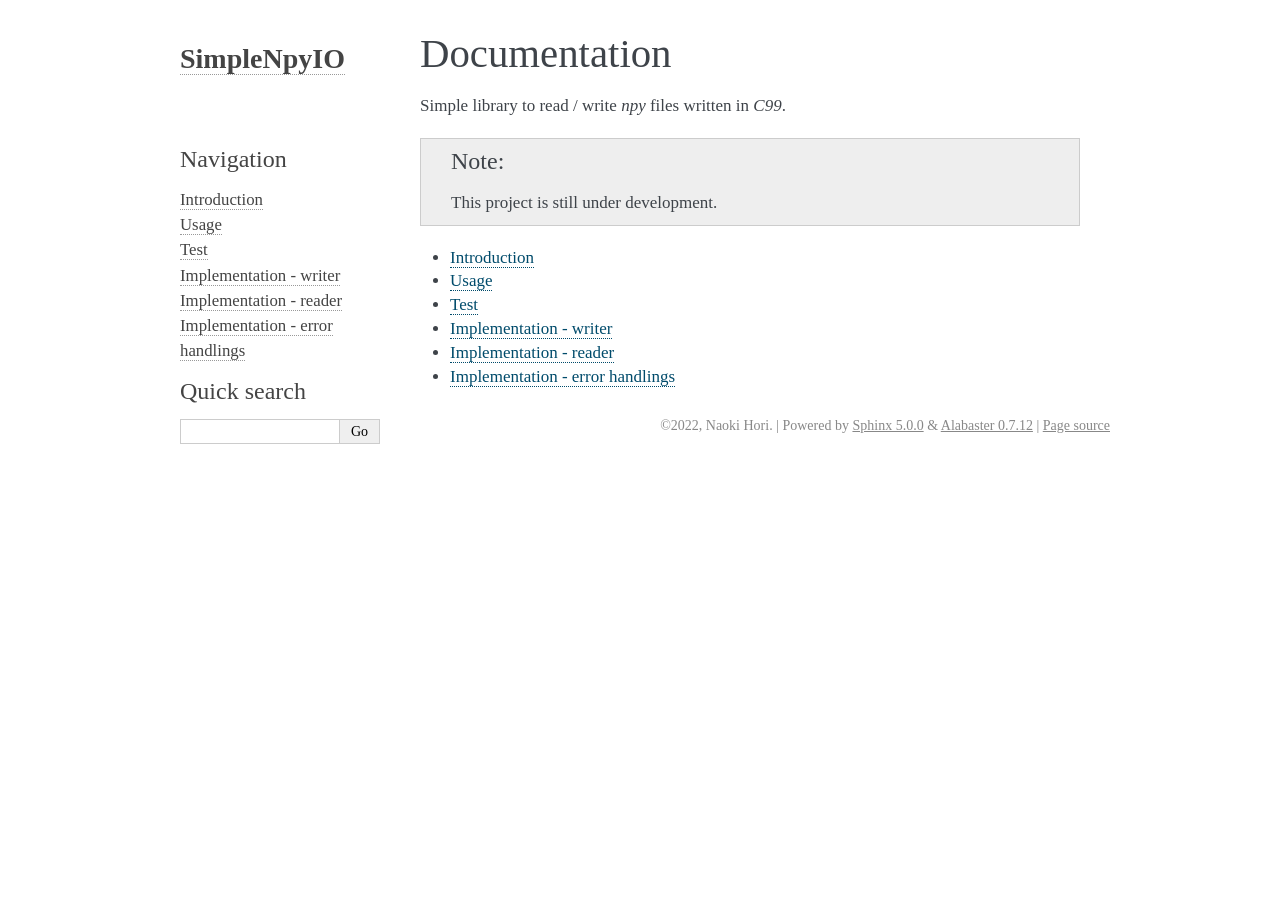
<file: docs/index.html>
<!DOCTYPE html>

<html lang="en">
  <head>
    <meta charset="utf-8" />
    <meta name="viewport" content="width=device-width, initial-scale=1.0" /><meta name="generator" content="Docutils 0.18.1: http://docutils.sourceforge.net/" />

    <title>Documentation &#8212; SimpleNpyIO 0.3 documentation</title>
    <link rel="stylesheet" type="text/css" href="_static/pygments.css" />
    <link rel="stylesheet" type="text/css" href="_static/alabaster.css" />
    <link rel="stylesheet" type="text/css" href="_static/graphviz.css" />
    <script data-url_root="./" id="documentation_options" src="_static/documentation_options.js"></script>
    <script src="_static/jquery.js"></script>
    <script src="_static/underscore.js"></script>
    <script src="_static/_sphinx_javascript_frameworks_compat.js"></script>
    <script src="_static/doctools.js"></script>
    <link rel="index" title="Index" href="genindex.html" />
    <link rel="search" title="Search" href="search.html" />
    <link rel="next" title="Introduction" href="introduction.html" />
   
  <link rel="stylesheet" href="_static/custom.css" type="text/css" />
  
  
  <meta name="viewport" content="width=device-width, initial-scale=0.9, maximum-scale=0.9" />

  </head><body>
  <div class="document">
    
      <div class="sphinxsidebar" role="navigation" aria-label="main navigation">
        <div class="sphinxsidebarwrapper">
<h1 class="logo"><a href="#">SimpleNpyIO</a></h1>






<p>
<iframe src="https://ghbtns.com/github-btn.html?user=NaokiHori&repo=SimpleNpyIO&type=true&count=true&size=large&v=2"
  allowtransparency="true" frameborder="0" scrolling="0" width="200px" height="35px"></iframe>
</p>





<h3>Navigation</h3>
<ul>
<li class="toctree-l1"><a class="reference internal" href="introduction.html">Introduction</a></li>
<li class="toctree-l1"><a class="reference internal" href="usage.html">Usage</a></li>
<li class="toctree-l1"><a class="reference internal" href="test.html">Test</a></li>
<li class="toctree-l1"><a class="reference internal" href="implementation_writer.html">Implementation - writer</a></li>
<li class="toctree-l1"><a class="reference internal" href="implementation_reader.html">Implementation - reader</a></li>
<li class="toctree-l1"><a class="reference internal" href="implementation_err_hndl.html">Implementation - error handlings</a></li>
</ul>

<div class="relations">
<h3>Related Topics</h3>
<ul>
  <li><a href="#">Documentation overview</a><ul>
      <li>Next: <a href="introduction.html" title="next chapter">Introduction</a></li>
  </ul></li>
</ul>
</div>
<div id="searchbox" style="display: none" role="search">
  <h3 id="searchlabel">Quick search</h3>
    <div class="searchformwrapper">
    <form class="search" action="search.html" method="get">
      <input type="text" name="q" aria-labelledby="searchlabel" autocomplete="off" autocorrect="off" autocapitalize="off" spellcheck="false"/>
      <input type="submit" value="Go" />
    </form>
    </div>
</div>
<script>document.getElementById('searchbox').style.display = "block"</script>








        </div>
      </div>
      <div class="documentwrapper">
        <div class="bodywrapper">
          

          <div class="body" role="main">
            
  <section id="documentation">
<h1>Documentation<a class="headerlink" href="#documentation" title="Permalink to this heading">¶</a></h1>
<p>Simple library to read / write <cite>npy</cite> files written in <cite>C99</cite>.</p>
<div class="admonition note">
<p class="admonition-title">Note</p>
<p>This project is still under development.</p>
</div>
<div class="toctree-wrapper compound">
<ul>
<li class="toctree-l1"><a class="reference internal" href="introduction.html">Introduction</a></li>
<li class="toctree-l1"><a class="reference internal" href="usage.html">Usage</a></li>
<li class="toctree-l1"><a class="reference internal" href="test.html">Test</a></li>
<li class="toctree-l1"><a class="reference internal" href="implementation_writer.html">Implementation - writer</a></li>
<li class="toctree-l1"><a class="reference internal" href="implementation_reader.html">Implementation - reader</a></li>
<li class="toctree-l1"><a class="reference internal" href="implementation_err_hndl.html">Implementation - error handlings</a></li>
</ul>
</div>
</section>


          </div>
          
        </div>
      </div>
    <div class="clearer"></div>
  </div>
    <div class="footer">
      &copy;2022, Naoki Hori.
      
      |
      Powered by <a href="http://sphinx-doc.org/">Sphinx 5.0.0</a>
      &amp; <a href="https://github.com/bitprophet/alabaster">Alabaster 0.7.12</a>
      
      |
      <a href="_sources/index.rst.txt"
          rel="nofollow">Page source</a>
    </div>

    

    
  </body>
</html>
</file>
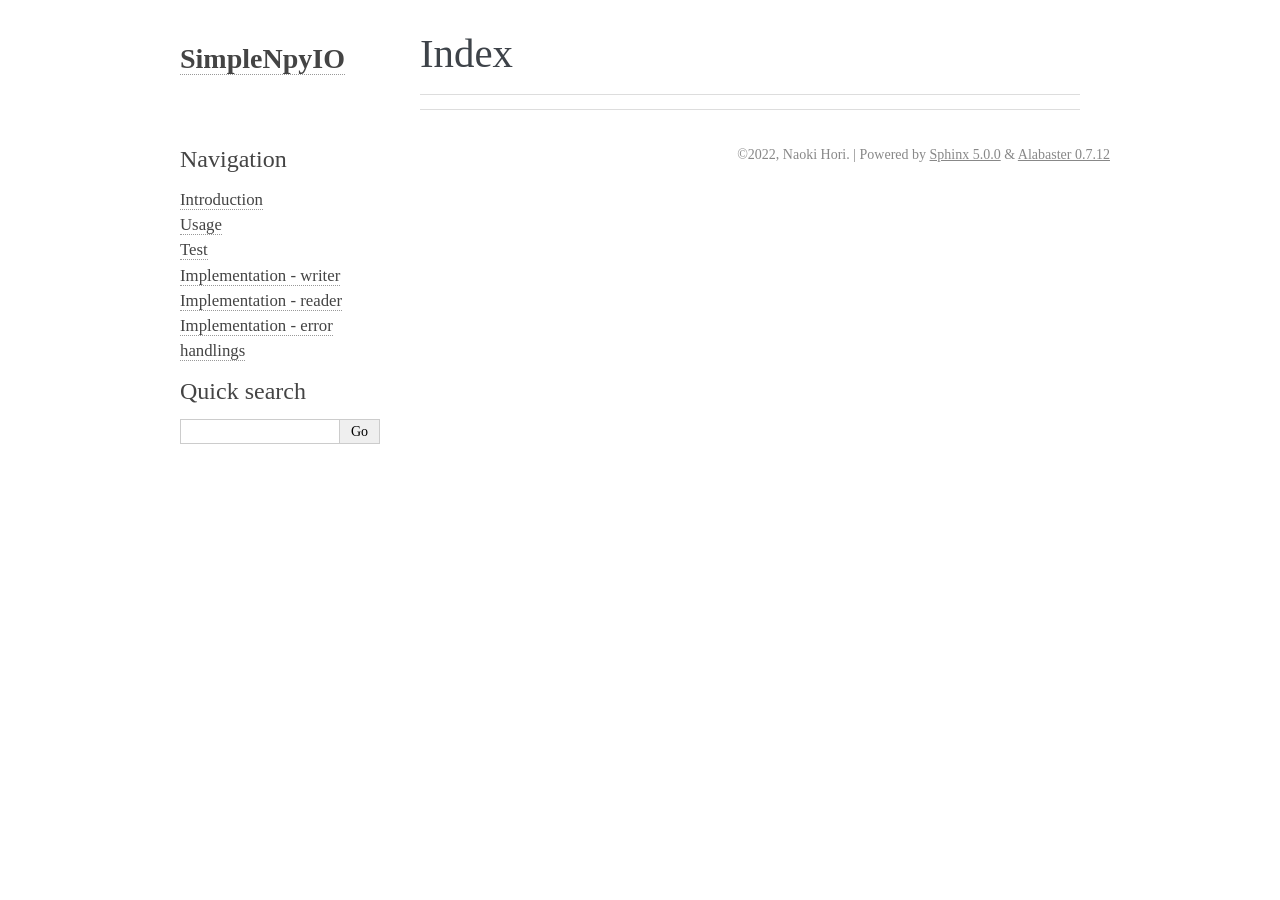
<file: docs/genindex.html>
<!DOCTYPE html>

<html lang="en">
  <head>
    <meta charset="utf-8" />
    <meta name="viewport" content="width=device-width, initial-scale=1.0" />
    <title>Index &#8212; SimpleNpyIO 0.3 documentation</title>
    <link rel="stylesheet" type="text/css" href="_static/pygments.css" />
    <link rel="stylesheet" type="text/css" href="_static/alabaster.css" />
    <link rel="stylesheet" type="text/css" href="_static/graphviz.css" />
    <script data-url_root="./" id="documentation_options" src="_static/documentation_options.js"></script>
    <script src="_static/jquery.js"></script>
    <script src="_static/underscore.js"></script>
    <script src="_static/_sphinx_javascript_frameworks_compat.js"></script>
    <script src="_static/doctools.js"></script>
    <link rel="index" title="Index" href="#" />
    <link rel="search" title="Search" href="search.html" />
   
  <link rel="stylesheet" href="_static/custom.css" type="text/css" />
  
  
  <meta name="viewport" content="width=device-width, initial-scale=0.9, maximum-scale=0.9" />

  </head><body>
  <div class="document">
    
      <div class="sphinxsidebar" role="navigation" aria-label="main navigation">
        <div class="sphinxsidebarwrapper">
<h1 class="logo"><a href="index.html">SimpleNpyIO</a></h1>






<p>
<iframe src="https://ghbtns.com/github-btn.html?user=NaokiHori&repo=SimpleNpyIO&type=true&count=true&size=large&v=2"
  allowtransparency="true" frameborder="0" scrolling="0" width="200px" height="35px"></iframe>
</p>





<h3>Navigation</h3>
<ul>
<li class="toctree-l1"><a class="reference internal" href="introduction.html">Introduction</a></li>
<li class="toctree-l1"><a class="reference internal" href="usage.html">Usage</a></li>
<li class="toctree-l1"><a class="reference internal" href="test.html">Test</a></li>
<li class="toctree-l1"><a class="reference internal" href="implementation_writer.html">Implementation - writer</a></li>
<li class="toctree-l1"><a class="reference internal" href="implementation_reader.html">Implementation - reader</a></li>
<li class="toctree-l1"><a class="reference internal" href="implementation_err_hndl.html">Implementation - error handlings</a></li>
</ul>

<div class="relations">
<h3>Related Topics</h3>
<ul>
  <li><a href="index.html">Documentation overview</a><ul>
  </ul></li>
</ul>
</div>
<div id="searchbox" style="display: none" role="search">
  <h3 id="searchlabel">Quick search</h3>
    <div class="searchformwrapper">
    <form class="search" action="search.html" method="get">
      <input type="text" name="q" aria-labelledby="searchlabel" autocomplete="off" autocorrect="off" autocapitalize="off" spellcheck="false"/>
      <input type="submit" value="Go" />
    </form>
    </div>
</div>
<script>document.getElementById('searchbox').style.display = "block"</script>








        </div>
      </div>
      <div class="documentwrapper">
        <div class="bodywrapper">
          

          <div class="body" role="main">
            

<h1 id="index">Index</h1>

<div class="genindex-jumpbox">
 
</div>


          </div>
          
        </div>
      </div>
    <div class="clearer"></div>
  </div>
    <div class="footer">
      &copy;2022, Naoki Hori.
      
      |
      Powered by <a href="http://sphinx-doc.org/">Sphinx 5.0.0</a>
      &amp; <a href="https://github.com/bitprophet/alabaster">Alabaster 0.7.12</a>
      
    </div>

    

    
  </body>
</html>
</file>
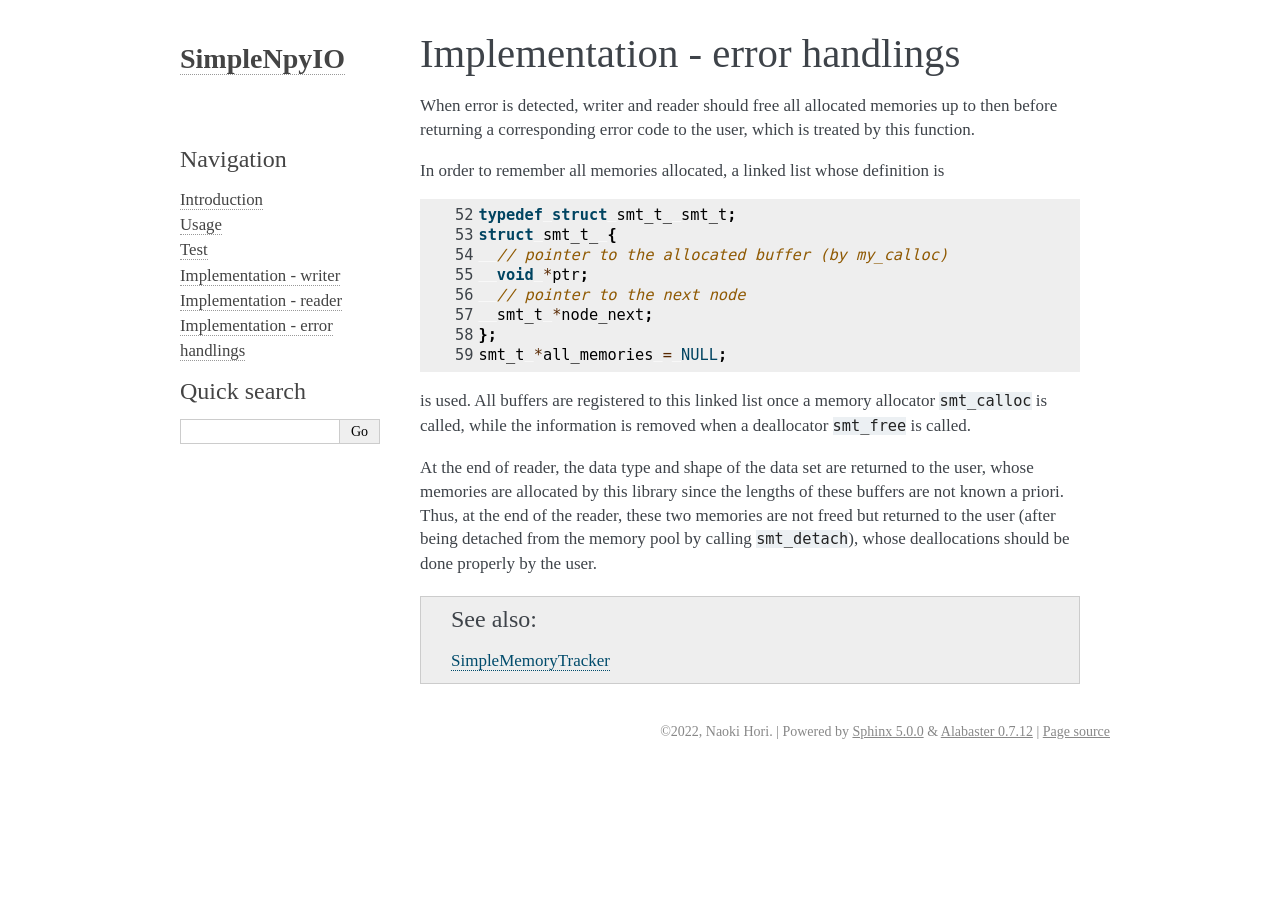
<file: docs/implementation_err_hndl.html>
<!DOCTYPE html>

<html lang="en">
  <head>
    <meta charset="utf-8" />
    <meta name="viewport" content="width=device-width, initial-scale=1.0" /><meta name="generator" content="Docutils 0.18.1: http://docutils.sourceforge.net/" />

    <title>Implementation - error handlings &#8212; SimpleNpyIO 0.3 documentation</title>
    <link rel="stylesheet" type="text/css" href="_static/pygments.css" />
    <link rel="stylesheet" type="text/css" href="_static/alabaster.css" />
    <link rel="stylesheet" type="text/css" href="_static/graphviz.css" />
    <script data-url_root="./" id="documentation_options" src="_static/documentation_options.js"></script>
    <script src="_static/jquery.js"></script>
    <script src="_static/underscore.js"></script>
    <script src="_static/_sphinx_javascript_frameworks_compat.js"></script>
    <script src="_static/doctools.js"></script>
    <link rel="index" title="Index" href="genindex.html" />
    <link rel="search" title="Search" href="search.html" />
    <link rel="prev" title="Implementation - reader" href="implementation_reader.html" />
   
  <link rel="stylesheet" href="_static/custom.css" type="text/css" />
  
  
  <meta name="viewport" content="width=device-width, initial-scale=0.9, maximum-scale=0.9" />

  </head><body>
  <div class="document">
    
      <div class="sphinxsidebar" role="navigation" aria-label="main navigation">
        <div class="sphinxsidebarwrapper">
<h1 class="logo"><a href="index.html">SimpleNpyIO</a></h1>






<p>
<iframe src="https://ghbtns.com/github-btn.html?user=NaokiHori&repo=SimpleNpyIO&type=true&count=true&size=large&v=2"
  allowtransparency="true" frameborder="0" scrolling="0" width="200px" height="35px"></iframe>
</p>





<h3>Navigation</h3>
<ul class="current">
<li class="toctree-l1"><a class="reference internal" href="introduction.html">Introduction</a></li>
<li class="toctree-l1"><a class="reference internal" href="usage.html">Usage</a></li>
<li class="toctree-l1"><a class="reference internal" href="test.html">Test</a></li>
<li class="toctree-l1"><a class="reference internal" href="implementation_writer.html">Implementation - writer</a></li>
<li class="toctree-l1"><a class="reference internal" href="implementation_reader.html">Implementation - reader</a></li>
<li class="toctree-l1 current"><a class="current reference internal" href="#">Implementation - error handlings</a></li>
</ul>

<div class="relations">
<h3>Related Topics</h3>
<ul>
  <li><a href="index.html">Documentation overview</a><ul>
      <li>Previous: <a href="implementation_reader.html" title="previous chapter">Implementation - reader</a></li>
  </ul></li>
</ul>
</div>
<div id="searchbox" style="display: none" role="search">
  <h3 id="searchlabel">Quick search</h3>
    <div class="searchformwrapper">
    <form class="search" action="search.html" method="get">
      <input type="text" name="q" aria-labelledby="searchlabel" autocomplete="off" autocorrect="off" autocapitalize="off" spellcheck="false"/>
      <input type="submit" value="Go" />
    </form>
    </div>
</div>
<script>document.getElementById('searchbox').style.display = "block"</script>








        </div>
      </div>
      <div class="documentwrapper">
        <div class="bodywrapper">
          

          <div class="body" role="main">
            
  <section id="implementation-error-handlings">
<h1>Implementation - error handlings<a class="headerlink" href="#implementation-error-handlings" title="Permalink to this heading">¶</a></h1>
<p>When error is detected, writer and reader should free all allocated memories up to then before returning a corresponding error code to the user, which is treated by this function.</p>
<p>In order to remember all memories allocated, a linked list whose definition is</p>
<div class="highlight-c notranslate"><div class="highlight"><pre><span></span><span class="linenos">52</span><span class="k">typedef</span><span class="w"> </span><span class="k">struct</span><span class="w"> </span><span class="nc">smt_t_</span><span class="w"> </span><span class="n">smt_t</span><span class="p">;</span><span class="w"></span>
<span class="linenos">53</span><span class="k">struct</span><span class="w"> </span><span class="nc">smt_t_</span><span class="w"> </span><span class="p">{</span><span class="w"></span>
<span class="linenos">54</span><span class="w">  </span><span class="c1">// pointer to the allocated buffer (by my_calloc)</span>
<span class="linenos">55</span><span class="w">  </span><span class="kt">void</span><span class="w"> </span><span class="o">*</span><span class="n">ptr</span><span class="p">;</span><span class="w"></span>
<span class="linenos">56</span><span class="w">  </span><span class="c1">// pointer to the next node</span>
<span class="linenos">57</span><span class="w">  </span><span class="n">smt_t</span><span class="w"> </span><span class="o">*</span><span class="n">node_next</span><span class="p">;</span><span class="w"></span>
<span class="linenos">58</span><span class="p">};</span><span class="w"></span>
<span class="linenos">59</span><span class="n">smt_t</span><span class="w"> </span><span class="o">*</span><span class="n">all_memories</span><span class="w"> </span><span class="o">=</span><span class="w"> </span><span class="nb">NULL</span><span class="p">;</span><span class="w"></span>
</pre></div>
</div>
<p>is used.
All buffers are registered to this linked list once a memory allocator <code class="docutils literal notranslate"><span class="pre">smt_calloc</span></code> is called, while the information is removed when a deallocator <code class="docutils literal notranslate"><span class="pre">smt_free</span></code> is called.</p>
<p>At the end of reader, the data type and shape of the data set are returned to the user, whose memories are allocated by this library since the lengths of these buffers are not known a priori.
Thus, at the end of the reader, these two memories are not freed but returned to the user (after being detached from the memory pool by calling <code class="docutils literal notranslate"><span class="pre">smt_detach</span></code>), whose deallocations should be done properly by the user.</p>
<div class="admonition seealso">
<p class="admonition-title">See also</p>
<p><a class="reference external" href="https://github.com/NaokiHori/SimpleMemTracker">SimpleMemoryTracker</a></p>
</div>
</section>


          </div>
          
        </div>
      </div>
    <div class="clearer"></div>
  </div>
    <div class="footer">
      &copy;2022, Naoki Hori.
      
      |
      Powered by <a href="http://sphinx-doc.org/">Sphinx 5.0.0</a>
      &amp; <a href="https://github.com/bitprophet/alabaster">Alabaster 0.7.12</a>
      
      |
      <a href="_sources/implementation_err_hndl.rst.txt"
          rel="nofollow">Page source</a>
    </div>

    

    
  </body>
</html>
</file>
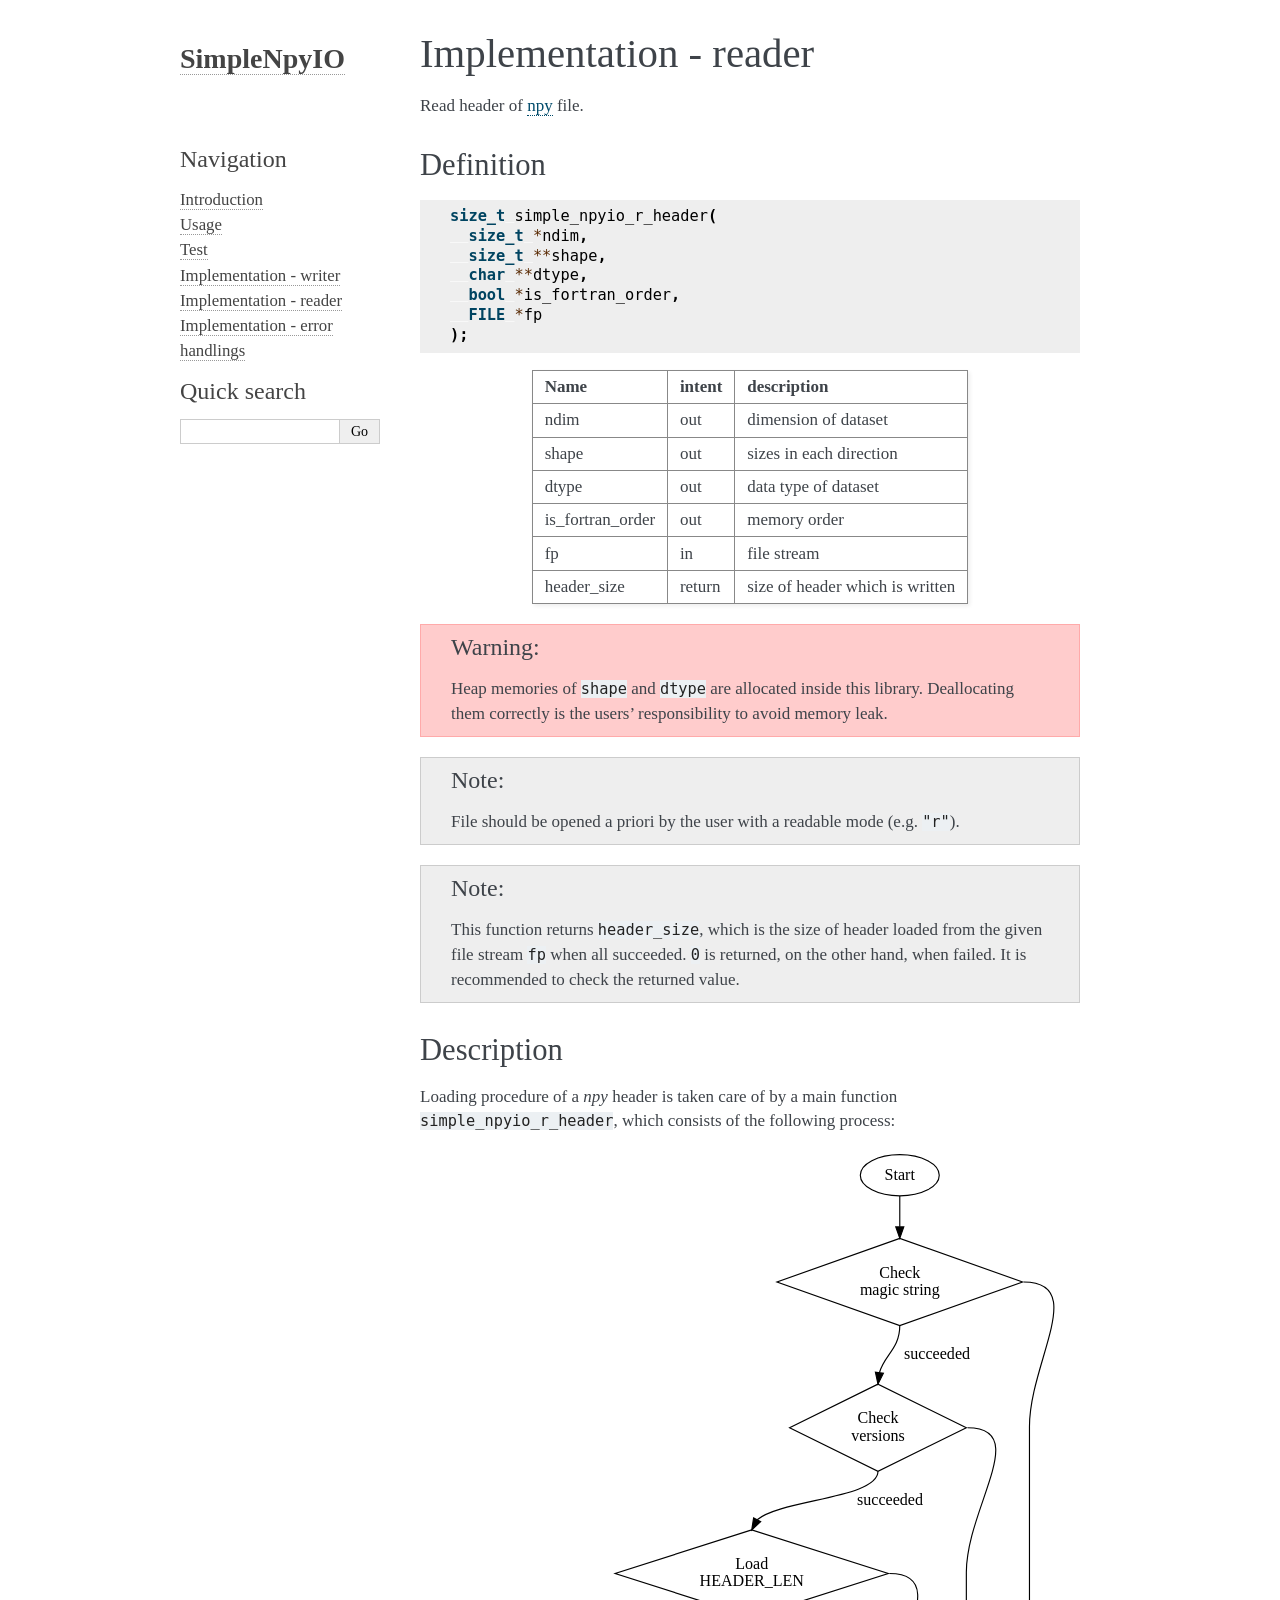
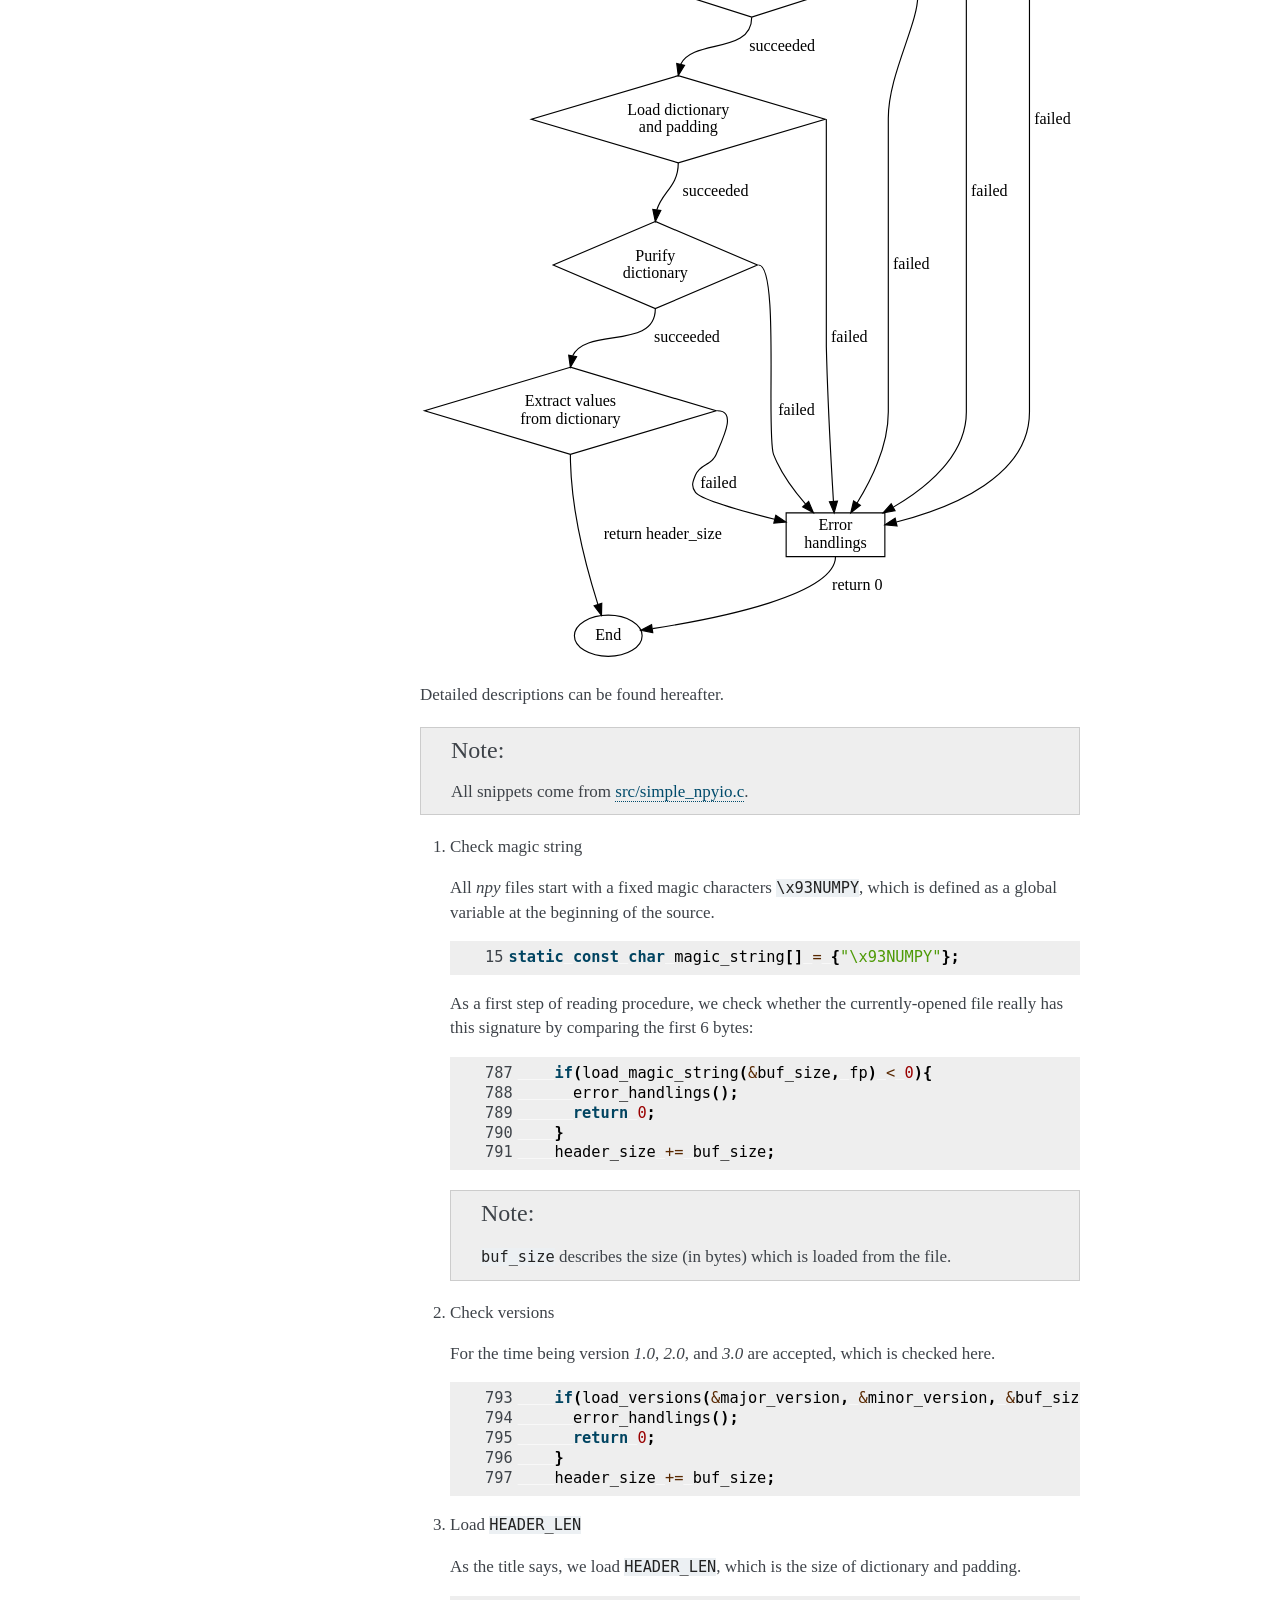
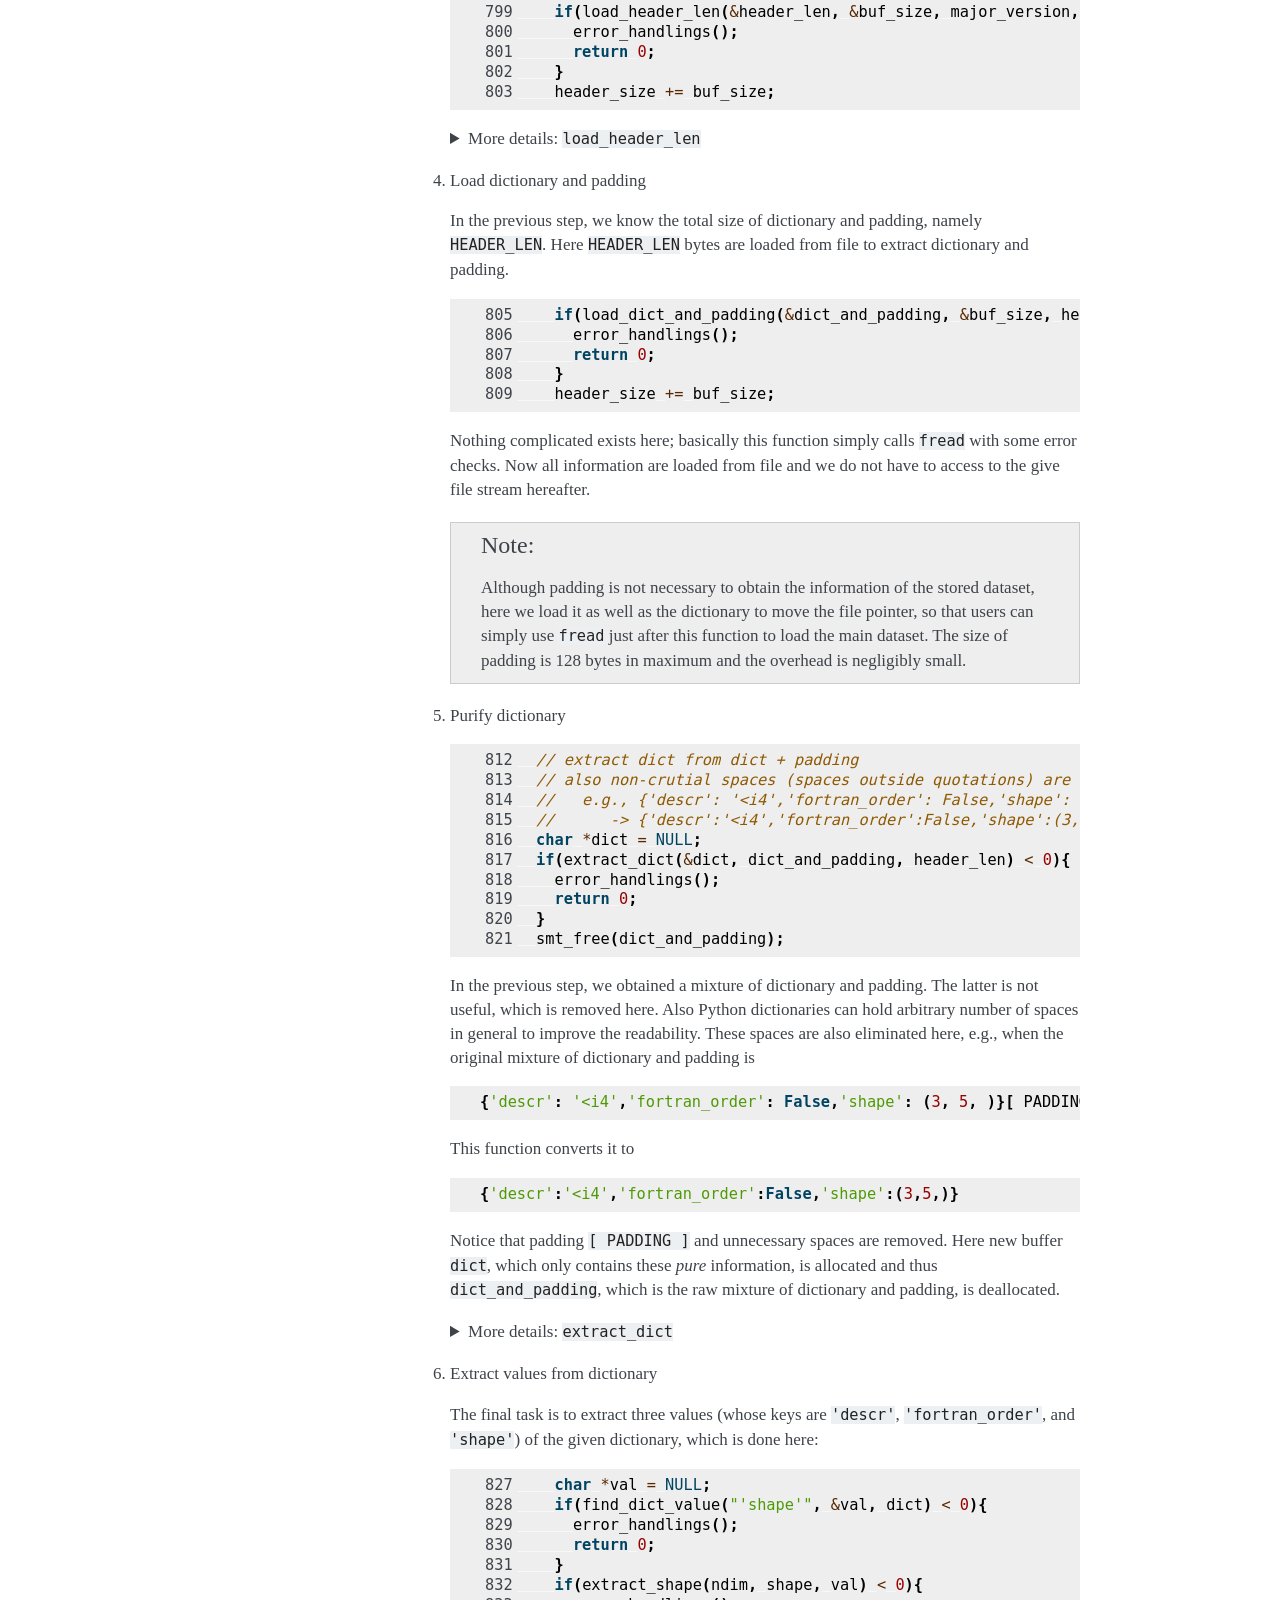
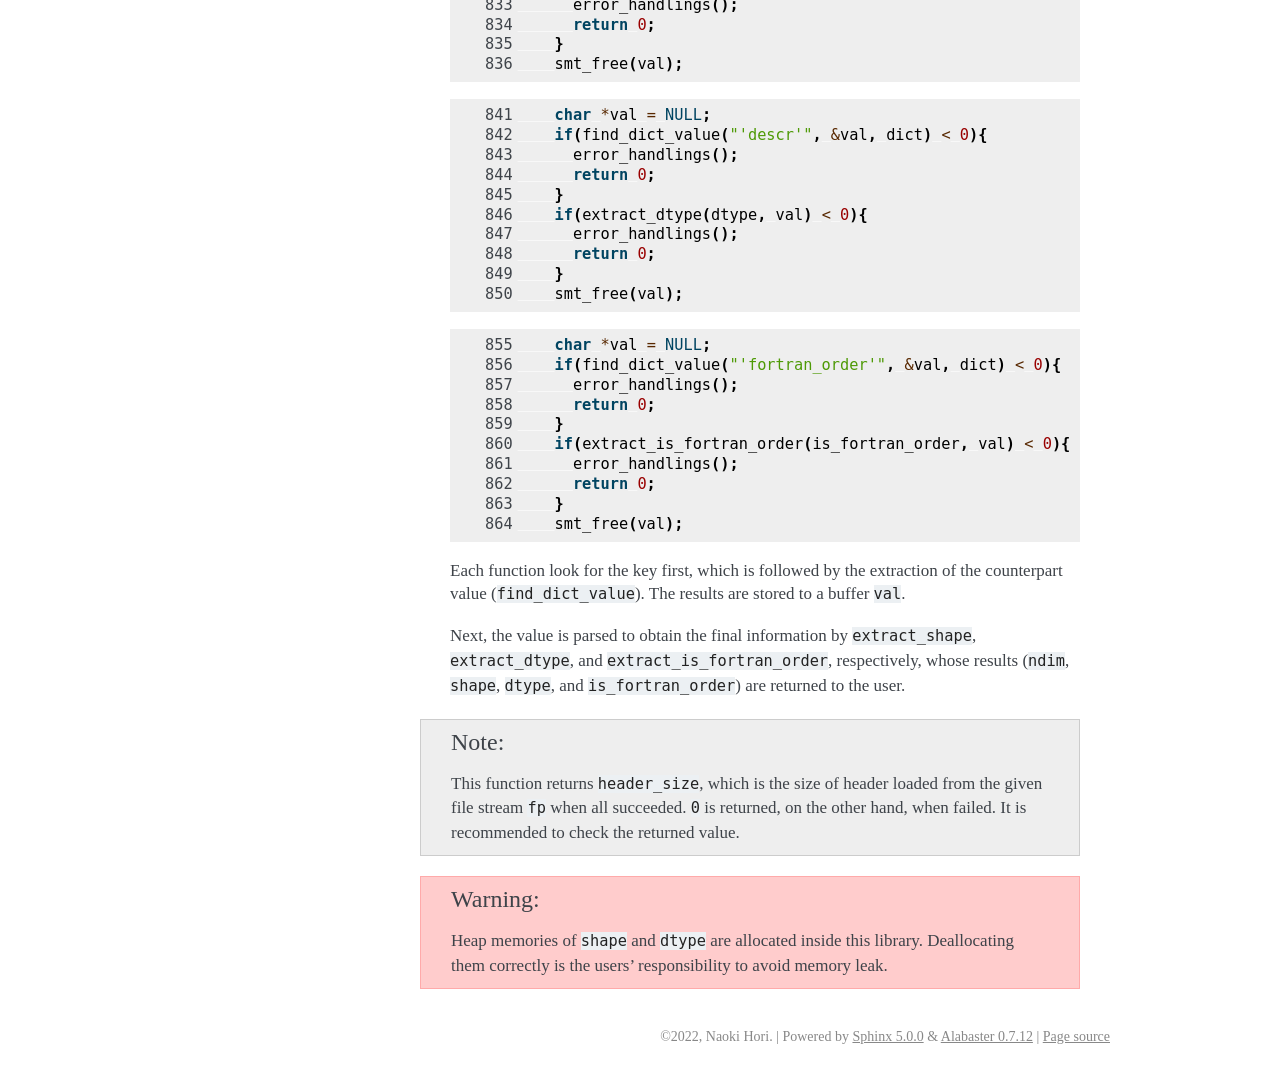
<file: docs/implementation_reader.html>
<!DOCTYPE html>

<html lang="en">
  <head>
    <meta charset="utf-8" />
    <meta name="viewport" content="width=device-width, initial-scale=1.0" /><meta name="generator" content="Docutils 0.18.1: http://docutils.sourceforge.net/" />

    <title>Implementation - reader &#8212; SimpleNpyIO 0.3 documentation</title>
    <link rel="stylesheet" type="text/css" href="_static/pygments.css" />
    <link rel="stylesheet" type="text/css" href="_static/alabaster.css" />
    <link rel="stylesheet" type="text/css" href="_static/graphviz.css" />
    <script data-url_root="./" id="documentation_options" src="_static/documentation_options.js"></script>
    <script src="_static/jquery.js"></script>
    <script src="_static/underscore.js"></script>
    <script src="_static/_sphinx_javascript_frameworks_compat.js"></script>
    <script src="_static/doctools.js"></script>
    <link rel="index" title="Index" href="genindex.html" />
    <link rel="search" title="Search" href="search.html" />
    <link rel="next" title="Implementation - error handlings" href="implementation_err_hndl.html" />
    <link rel="prev" title="Implementation - writer" href="implementation_writer.html" />
   
  <link rel="stylesheet" href="_static/custom.css" type="text/css" />
  
  
  <meta name="viewport" content="width=device-width, initial-scale=0.9, maximum-scale=0.9" />

  </head><body>
  <div class="document">
    
      <div class="sphinxsidebar" role="navigation" aria-label="main navigation">
        <div class="sphinxsidebarwrapper">
<h1 class="logo"><a href="index.html">SimpleNpyIO</a></h1>






<p>
<iframe src="https://ghbtns.com/github-btn.html?user=NaokiHori&repo=SimpleNpyIO&type=true&count=true&size=large&v=2"
  allowtransparency="true" frameborder="0" scrolling="0" width="200px" height="35px"></iframe>
</p>





<h3>Navigation</h3>
<ul class="current">
<li class="toctree-l1"><a class="reference internal" href="introduction.html">Introduction</a></li>
<li class="toctree-l1"><a class="reference internal" href="usage.html">Usage</a></li>
<li class="toctree-l1"><a class="reference internal" href="test.html">Test</a></li>
<li class="toctree-l1"><a class="reference internal" href="implementation_writer.html">Implementation - writer</a></li>
<li class="toctree-l1 current"><a class="current reference internal" href="#">Implementation - reader</a></li>
<li class="toctree-l1"><a class="reference internal" href="implementation_err_hndl.html">Implementation - error handlings</a></li>
</ul>

<div class="relations">
<h3>Related Topics</h3>
<ul>
  <li><a href="index.html">Documentation overview</a><ul>
      <li>Previous: <a href="implementation_writer.html" title="previous chapter">Implementation - writer</a></li>
      <li>Next: <a href="implementation_err_hndl.html" title="next chapter">Implementation - error handlings</a></li>
  </ul></li>
</ul>
</div>
<div id="searchbox" style="display: none" role="search">
  <h3 id="searchlabel">Quick search</h3>
    <div class="searchformwrapper">
    <form class="search" action="search.html" method="get">
      <input type="text" name="q" aria-labelledby="searchlabel" autocomplete="off" autocorrect="off" autocapitalize="off" spellcheck="false"/>
      <input type="submit" value="Go" />
    </form>
    </div>
</div>
<script>document.getElementById('searchbox').style.display = "block"</script>








        </div>
      </div>
      <div class="documentwrapper">
        <div class="bodywrapper">
          

          <div class="body" role="main">
            
  <section id="implementation-reader">
<h1>Implementation - reader<a class="headerlink" href="#implementation-reader" title="Permalink to this heading">¶</a></h1>
<p>Read header of <a class="reference external" href="https://numpy.org/doc/stable/reference/generated/numpy.lib.format.html">npy</a> file.</p>
<section id="definition">
<h2>Definition<a class="headerlink" href="#definition" title="Permalink to this heading">¶</a></h2>
<div class="highlight-c notranslate"><div class="highlight"><pre><span></span><span class="kt">size_t</span><span class="w"> </span><span class="nf">simple_npyio_r_header</span><span class="p">(</span><span class="w"></span>
<span class="w">  </span><span class="kt">size_t</span><span class="w"> </span><span class="o">*</span><span class="n">ndim</span><span class="p">,</span><span class="w"></span>
<span class="w">  </span><span class="kt">size_t</span><span class="w"> </span><span class="o">**</span><span class="n">shape</span><span class="p">,</span><span class="w"></span>
<span class="w">  </span><span class="kt">char</span><span class="w"> </span><span class="o">**</span><span class="n">dtype</span><span class="p">,</span><span class="w"></span>
<span class="w">  </span><span class="kt">bool</span><span class="w"> </span><span class="o">*</span><span class="n">is_fortran_order</span><span class="p">,</span><span class="w"></span>
<span class="w">  </span><span class="kt">FILE</span><span class="w"> </span><span class="o">*</span><span class="n">fp</span><span class="w"></span>
<span class="p">);</span><span class="w"></span>
</pre></div>
</div>
<table class="docutils align-default">
<thead>
<tr class="row-odd"><th class="head"><p>Name</p></th>
<th class="head"><p>intent</p></th>
<th class="head"><p>description</p></th>
</tr>
</thead>
<tbody>
<tr class="row-even"><td><p>ndim</p></td>
<td><p>out</p></td>
<td><p>dimension of dataset</p></td>
</tr>
<tr class="row-odd"><td><p>shape</p></td>
<td><p>out</p></td>
<td><p>sizes in each direction</p></td>
</tr>
<tr class="row-even"><td><p>dtype</p></td>
<td><p>out</p></td>
<td><p>data type of dataset</p></td>
</tr>
<tr class="row-odd"><td><p>is_fortran_order</p></td>
<td><p>out</p></td>
<td><p>memory order</p></td>
</tr>
<tr class="row-even"><td><p>fp</p></td>
<td><p>in</p></td>
<td><p>file stream</p></td>
</tr>
<tr class="row-odd"><td><p>header_size</p></td>
<td><p>return</p></td>
<td><p>size of header which is written</p></td>
</tr>
</tbody>
</table>
<div class="admonition warning">
<p class="admonition-title">Warning</p>
<p>Heap memories of <code class="docutils literal notranslate"><span class="pre">shape</span></code> and <code class="docutils literal notranslate"><span class="pre">dtype</span></code> are allocated inside this library.
Deallocating them correctly is the users’ responsibility to avoid memory leak.</p>
</div>
<div class="admonition note">
<p class="admonition-title">Note</p>
<p>File should be opened a priori by the user with a readable mode (e.g. <code class="docutils literal notranslate"><span class="pre">&quot;r&quot;</span></code>).</p>
</div>
<div class="admonition note">
<p class="admonition-title">Note</p>
<p>This function returns <code class="docutils literal notranslate"><span class="pre">header_size</span></code>, which is the size of header loaded from the given file stream <code class="docutils literal notranslate"><span class="pre">fp</span></code> when all succeeded.
<code class="docutils literal notranslate"><span class="pre">0</span></code> is returned, on the other hand, when failed.
It is recommended to check the returned value.</p>
</div>
</section>
<section id="description">
<h2>Description<a class="headerlink" href="#description" title="Permalink to this heading">¶</a></h2>
<p>Loading procedure of a <cite>npy</cite> header is taken care of by a main function <code class="docutils literal notranslate"><span class="pre">simple_npyio_r_header</span></code>, which consists of the following process:</p>
<div class="graphviz"><object data="_images/graphviz-e572d1ae9059a16e6bb0070d8b5579010d6f0309.svg" type="image/svg+xml" class="graphviz">
<p class="warning">digraph {

   spline = false;

   start [
      label = &quot;Start&quot;;
      shape = oval;
   ];
   magic_string [
      label = &quot;Check\nmagic string&quot;;
      shape = diamond;
   ];
   versions [
      label = &quot;Check\nversions&quot;;
      shape = diamond;
   ];
   header_len [
      label = &quot;Load\nHEADER_LEN&quot;;
      shape = diamond;
   ];
   load_dict_padding [
      label = &quot;Load dictionary\nand padding&quot;;
      shape = diamond;
   ];
   extract_dictionary [
      label = &quot;Purify\ndictionary&quot;;
      shape = diamond;
   ];
   extract_values [
      label = &quot;Extract values\nfrom dictionary&quot;;
      shape = diamond;
   ];
   end [
      label = &quot;End&quot;;
      shape = oval;
   ];
   error [
      label = &quot;Error\nhandlings&quot;
      shape = rect;
   ];

   start:s              -&gt; magic_string:n;
   magic_string:s       -&gt; versions:n           [label=&quot;succeeded&quot;];
   magic_string:e       -&gt; error                [label=&quot;failed&quot;]
   versions:s           -&gt; header_len:n         [label=&quot;succeeded&quot;];
   versions:e           -&gt; error                [label=&quot;failed&quot;]
   header_len:s         -&gt; load_dict_padding:n  [label=&quot;succeeded&quot;];
   header_len:e         -&gt; error                [label=&quot;failed&quot;]
   load_dict_padding:s  -&gt; extract_dictionary:n [label=&quot;succeeded&quot;];
   load_dict_padding:e  -&gt; error                [label=&quot;failed&quot;]
   extract_dictionary:s -&gt; extract_values:n     [label=&quot;succeeded&quot;];
   extract_dictionary:e -&gt; error                [label=&quot;failed&quot;]
   extract_values:s     -&gt; end                  [label=&quot;return header_size&quot;];
   extract_values:e     -&gt; error                [label=&quot;failed&quot;]
   error:s              -&gt; end                  [label=&quot;return 0&quot;];

}</p></object></div>
<p>Detailed descriptions can be found hereafter.</p>
<div class="admonition note">
<p class="admonition-title">Note</p>
<p>All snippets come from <a class="reference external" href="https://github.com/NaokiHori/SimpleNpyIO/blob/main/src/simple_npyio.c">src/simple_npyio.c</a>.</p>
</div>
<ol class="arabic">
<li><p>Check magic string</p>
<p>All <cite>npy</cite> files start with a fixed magic characters <code class="docutils literal notranslate"><span class="pre">\x93NUMPY</span></code>, which is defined as a global variable at the beginning of the source.</p>
<div class="highlight-c notranslate"><div class="highlight"><pre><span></span><span class="linenos">15</span><span class="k">static</span><span class="w"> </span><span class="k">const</span><span class="w"> </span><span class="kt">char</span><span class="w"> </span><span class="n">magic_string</span><span class="p">[]</span><span class="w"> </span><span class="o">=</span><span class="w"> </span><span class="p">{</span><span class="s">&quot;</span><span class="se">\x93</span><span class="s">NUMPY&quot;</span><span class="p">};</span><span class="w"></span>
</pre></div>
</div>
<p>As a first step of reading procedure, we check whether the currently-opened file really has this signature by comparing the first 6 bytes:</p>
<div class="highlight-c notranslate"><div class="highlight"><pre><span></span><span class="linenos">787</span><span class="w">    </span><span class="k">if</span><span class="p">(</span><span class="n">load_magic_string</span><span class="p">(</span><span class="o">&amp;</span><span class="n">buf_size</span><span class="p">,</span><span class="w"> </span><span class="n">fp</span><span class="p">)</span><span class="w"> </span><span class="o">&lt;</span><span class="w"> </span><span class="mi">0</span><span class="p">){</span><span class="w"></span>
<span class="linenos">788</span><span class="w">      </span><span class="n">error_handlings</span><span class="p">();</span><span class="w"></span>
<span class="linenos">789</span><span class="w">      </span><span class="k">return</span><span class="w"> </span><span class="mi">0</span><span class="p">;</span><span class="w"></span>
<span class="linenos">790</span><span class="w">    </span><span class="p">}</span><span class="w"></span>
<span class="linenos">791</span><span class="w">    </span><span class="n">header_size</span><span class="w"> </span><span class="o">+=</span><span class="w"> </span><span class="n">buf_size</span><span class="p">;</span><span class="w"></span>
</pre></div>
</div>
<div class="admonition note">
<p class="admonition-title">Note</p>
<p><code class="docutils literal notranslate"><span class="pre">buf_size</span></code> describes the size (in bytes) which is loaded from the file.</p>
</div>
</li>
<li><p>Check versions</p>
<p>For the time being version <cite>1.0</cite>, <cite>2.0</cite>, and <cite>3.0</cite> are accepted, which is checked here.</p>
<div class="highlight-c notranslate"><div class="highlight"><pre><span></span><span class="linenos">793</span><span class="w">    </span><span class="k">if</span><span class="p">(</span><span class="n">load_versions</span><span class="p">(</span><span class="o">&amp;</span><span class="n">major_version</span><span class="p">,</span><span class="w"> </span><span class="o">&amp;</span><span class="n">minor_version</span><span class="p">,</span><span class="w"> </span><span class="o">&amp;</span><span class="n">buf_size</span><span class="p">,</span><span class="w"> </span><span class="n">fp</span><span class="p">)</span><span class="w"> </span><span class="o">&lt;</span><span class="w"> </span><span class="mi">0</span><span class="p">){</span><span class="w"></span>
<span class="linenos">794</span><span class="w">      </span><span class="n">error_handlings</span><span class="p">();</span><span class="w"></span>
<span class="linenos">795</span><span class="w">      </span><span class="k">return</span><span class="w"> </span><span class="mi">0</span><span class="p">;</span><span class="w"></span>
<span class="linenos">796</span><span class="w">    </span><span class="p">}</span><span class="w"></span>
<span class="linenos">797</span><span class="w">    </span><span class="n">header_size</span><span class="w"> </span><span class="o">+=</span><span class="w"> </span><span class="n">buf_size</span><span class="p">;</span><span class="w"></span>
</pre></div>
</div>
</li>
<li><p>Load <code class="docutils literal notranslate"><span class="pre">HEADER_LEN</span></code></p>
<p>As the title says, we load <code class="docutils literal notranslate"><span class="pre">HEADER_LEN</span></code>, which is the size of dictionary and padding.</p>
<div class="highlight-c notranslate"><div class="highlight"><pre><span></span><span class="linenos">799</span><span class="w">    </span><span class="k">if</span><span class="p">(</span><span class="n">load_header_len</span><span class="p">(</span><span class="o">&amp;</span><span class="n">header_len</span><span class="p">,</span><span class="w"> </span><span class="o">&amp;</span><span class="n">buf_size</span><span class="p">,</span><span class="w"> </span><span class="n">major_version</span><span class="p">,</span><span class="w"> </span><span class="n">fp</span><span class="p">)</span><span class="w"> </span><span class="o">&lt;</span><span class="w"> </span><span class="mi">0</span><span class="p">){</span><span class="w"></span>
<span class="linenos">800</span><span class="w">      </span><span class="n">error_handlings</span><span class="p">();</span><span class="w"></span>
<span class="linenos">801</span><span class="w">      </span><span class="k">return</span><span class="w"> </span><span class="mi">0</span><span class="p">;</span><span class="w"></span>
<span class="linenos">802</span><span class="w">    </span><span class="p">}</span><span class="w"></span>
<span class="linenos">803</span><span class="w">    </span><span class="n">header_size</span><span class="w"> </span><span class="o">+=</span><span class="w"> </span><span class="n">buf_size</span><span class="p">;</span><span class="w"></span>
</pre></div>
</div>
<details>
<summary>
More details: <code class="docutils literal notranslate"><span class="pre">load_header_len</span></code></summary><p>The data size of <code class="docutils literal notranslate"><span class="pre">HEADER_LEN</span></code> differs depending on the major version, i.e., generally 2 bytes (<code class="docutils literal notranslate"><span class="pre">unsigned</span> <span class="pre">short</span></code>) for <code class="docutils literal notranslate"><span class="pre">major_version</span> <span class="pre">=</span> <span class="pre">1</span></code> while 4 bytes (<code class="docutils literal notranslate"><span class="pre">unsigned</span> <span class="pre">int</span></code>) for <code class="docutils literal notranslate"><span class="pre">major_version</span> <span class="pre">=</span> <span class="pre">2</span></code>, which should be taken into account when loaded:</p>
<div class="highlight-c notranslate"><div class="highlight"><pre><span></span><span class="linenos">352</span><span class="w">  </span><span class="kt">size_t</span><span class="w"> </span><span class="n">nitems</span><span class="p">;</span><span class="w"></span>
<span class="linenos">353</span><span class="w">  </span><span class="k">if</span><span class="p">(</span><span class="n">major_version</span><span class="w"> </span><span class="o">==</span><span class="w"> </span><span class="mi">1</span><span class="p">){</span><span class="w"></span>
<span class="linenos">354</span><span class="w">    </span><span class="o">*</span><span class="n">buf_size</span><span class="w"> </span><span class="o">=</span><span class="w"> </span><span class="k">sizeof</span><span class="p">(</span><span class="kt">uint16_t</span><span class="p">);</span><span class="w"></span>
<span class="linenos">355</span><span class="w">    </span><span class="c1">// usually 2</span>
<span class="linenos">356</span><span class="w">    </span><span class="n">nitems</span><span class="w"> </span><span class="o">=</span><span class="w"> </span><span class="o">*</span><span class="n">buf_size</span><span class="o">/</span><span class="k">sizeof</span><span class="p">(</span><span class="kt">uint8_t</span><span class="p">);</span><span class="w"></span>
<span class="linenos">357</span><span class="w">  </span><span class="p">}</span><span class="k">else</span><span class="p">{</span><span class="w"></span>
<span class="linenos">358</span><span class="w">    </span><span class="o">*</span><span class="n">buf_size</span><span class="w"> </span><span class="o">=</span><span class="w"> </span><span class="k">sizeof</span><span class="p">(</span><span class="kt">uint32_t</span><span class="p">);</span><span class="w"></span>
<span class="linenos">359</span><span class="w">    </span><span class="c1">// usually 4</span>
<span class="linenos">360</span><span class="w">    </span><span class="n">nitems</span><span class="w"> </span><span class="o">=</span><span class="w"> </span><span class="o">*</span><span class="n">buf_size</span><span class="o">/</span><span class="k">sizeof</span><span class="p">(</span><span class="kt">uint8_t</span><span class="p">);</span><span class="w"></span>
<span class="linenos">361</span><span class="w">  </span><span class="p">}</span><span class="w"></span>
</pre></div>
</div>
<p>Once the data size (interpreted as the number of <code class="docutils literal notranslate"><span class="pre">uint8_t</span></code> values: <code class="docutils literal notranslate"><span class="pre">nitems</span></code>) is specified, information is loaded from file to a buffer <code class="docutils literal notranslate"><span class="pre">buf</span></code>:</p>
<div class="highlight-c notranslate"><div class="highlight"><pre><span></span><span class="linenos">363</span><span class="w">  </span><span class="kt">uint8_t</span><span class="w"> </span><span class="o">*</span><span class="n">buf</span><span class="w"> </span><span class="o">=</span><span class="w"> </span><span class="n">smt_calloc</span><span class="p">(</span><span class="n">nitems</span><span class="p">,</span><span class="w"> </span><span class="k">sizeof</span><span class="p">(</span><span class="kt">uint8_t</span><span class="p">));</span><span class="w"></span>
<span class="linenos">364</span><span class="w">  </span><span class="p">{</span><span class="w"></span>
<span class="linenos">365</span><span class="w">    </span><span class="kt">size_t</span><span class="w"> </span><span class="n">retval</span><span class="w"> </span><span class="o">=</span><span class="w"> </span><span class="n">fread</span><span class="p">(</span><span class="n">buf</span><span class="p">,</span><span class="w"> </span><span class="k">sizeof</span><span class="p">(</span><span class="kt">uint8_t</span><span class="p">),</span><span class="w"> </span><span class="n">nitems</span><span class="p">,</span><span class="w"> </span><span class="n">fp</span><span class="p">);</span><span class="w"></span>
<span class="linenos">366</span><span class="w">    </span><span class="k">if</span><span class="p">(</span><span class="n">retval</span><span class="w"> </span><span class="o">!=</span><span class="w"> </span><span class="n">nitems</span><span class="p">){</span><span class="w"></span>
<span class="linenos">367</span><span class="w">      </span><span class="n">ERROR</span><span class="p">(</span><span class="s">&quot;fread failed (%zu items loaded, while %zu items requested)</span><span class="se">\n</span><span class="s">&quot;</span><span class="p">,</span><span class="w"> </span><span class="n">retval</span><span class="p">,</span><span class="w"> </span><span class="n">nitems</span><span class="p">);</span><span class="w"></span>
<span class="linenos">368</span><span class="w">      </span><span class="k">return</span><span class="w"> </span><span class="mi">-1</span><span class="p">;</span><span class="w"></span>
<span class="linenos">369</span><span class="w">    </span><span class="p">}</span><span class="w"></span>
<span class="linenos">370</span><span class="w">  </span><span class="p">}</span><span class="w"></span>
</pre></div>
</div>
<p>Note that the endian should be converted if the architecture is big-endian-based, since <cite>npy</cite> file stores <code class="docutils literal notranslate"><span class="pre">HEADER_LEN</span></code> in little-endian form:</p>
<div class="highlight-c notranslate"><div class="highlight"><pre><span></span><span class="linenos">372</span><span class="w">  </span><span class="k">if</span><span class="p">(</span><span class="n">is_big_endian</span><span class="p">()){</span><span class="w"></span>
<span class="linenos">373</span><span class="w">    </span><span class="n">convert_endian</span><span class="p">(</span><span class="n">buf</span><span class="p">,</span><span class="w"> </span><span class="o">*</span><span class="n">buf_size</span><span class="p">);</span><span class="w"></span>
<span class="linenos">374</span><span class="w">  </span><span class="p">}</span><span class="w"></span>
</pre></div>
</div>
<p>Finally series of <code class="docutils literal notranslate"><span class="pre">uint8_t</span></code> values are interpreted as a single value whose data type is <code class="docutils literal notranslate"><span class="pre">uint16_t</span></code> and <code class="docutils literal notranslate"><span class="pre">uint32_t</span></code> for <code class="docutils literal notranslate"><span class="pre">major_version</span> <span class="pre">=</span> <span class="pre">1</span></code> and <code class="docutils literal notranslate"><span class="pre">2</span></code>, respectively:</p>
<div class="highlight-c notranslate"><div class="highlight"><pre><span></span><span class="linenos">376</span><span class="w">  </span><span class="k">if</span><span class="p">(</span><span class="n">major_version</span><span class="w"> </span><span class="o">==</span><span class="w"> </span><span class="mi">1</span><span class="p">){</span><span class="w"></span>
<span class="linenos">377</span><span class="w">    </span><span class="c1">// interpret as a 2-byte value</span>
<span class="linenos">378</span><span class="w">    </span><span class="o">*</span><span class="n">header_len</span><span class="w"> </span><span class="o">=</span><span class="w"> </span><span class="o">*</span><span class="p">((</span><span class="kt">uint16_t</span><span class="w"> </span><span class="o">*</span><span class="p">)</span><span class="n">buf</span><span class="p">);</span><span class="w"></span>
<span class="linenos">379</span><span class="w">  </span><span class="p">}</span><span class="k">else</span><span class="p">{</span><span class="w"></span>
<span class="linenos">380</span><span class="w">    </span><span class="c1">// interpret as a 4-byte value</span>
<span class="linenos">381</span><span class="w">    </span><span class="o">*</span><span class="n">header_len</span><span class="w"> </span><span class="o">=</span><span class="w"> </span><span class="o">*</span><span class="p">((</span><span class="kt">uint32_t</span><span class="w"> </span><span class="o">*</span><span class="p">)</span><span class="n">buf</span><span class="p">);</span><span class="w"></span>
<span class="linenos">382</span><span class="w">  </span><span class="p">}</span><span class="w"></span>
</pre></div>
</div>
</details></li>
<li><p>Load dictionary and padding</p>
<p>In the previous step, we know the total size of dictionary and padding, namely <code class="docutils literal notranslate"><span class="pre">HEADER_LEN</span></code>.
Here <code class="docutils literal notranslate"><span class="pre">HEADER_LEN</span></code> bytes are loaded from file to extract dictionary and padding.</p>
<div class="highlight-c notranslate"><div class="highlight"><pre><span></span><span class="linenos">805</span><span class="w">    </span><span class="k">if</span><span class="p">(</span><span class="n">load_dict_and_padding</span><span class="p">(</span><span class="o">&amp;</span><span class="n">dict_and_padding</span><span class="p">,</span><span class="w"> </span><span class="o">&amp;</span><span class="n">buf_size</span><span class="p">,</span><span class="w"> </span><span class="n">header_len</span><span class="p">,</span><span class="w"> </span><span class="n">fp</span><span class="p">)</span><span class="w"> </span><span class="o">&lt;</span><span class="w"> </span><span class="mi">0</span><span class="p">){</span><span class="w"></span>
<span class="linenos">806</span><span class="w">      </span><span class="n">error_handlings</span><span class="p">();</span><span class="w"></span>
<span class="linenos">807</span><span class="w">      </span><span class="k">return</span><span class="w"> </span><span class="mi">0</span><span class="p">;</span><span class="w"></span>
<span class="linenos">808</span><span class="w">    </span><span class="p">}</span><span class="w"></span>
<span class="linenos">809</span><span class="w">    </span><span class="n">header_size</span><span class="w"> </span><span class="o">+=</span><span class="w"> </span><span class="n">buf_size</span><span class="p">;</span><span class="w"></span>
</pre></div>
</div>
<p>Nothing complicated exists here; basically this function simply calls <code class="docutils literal notranslate"><span class="pre">fread</span></code> with some error checks.
Now all information are loaded from file and we do not have to access to the give file stream hereafter.</p>
<div class="admonition note">
<p class="admonition-title">Note</p>
<p>Although padding is not necessary to obtain the information of the stored dataset, here we load it as well as the dictionary to move the file pointer, so that users can simply use <code class="docutils literal notranslate"><span class="pre">fread</span></code> just after this function to load the main dataset.
The size of padding is 128 bytes in maximum and the overhead is negligibly small.</p>
</div>
</li>
<li><p>Purify dictionary</p>
<div class="highlight-c notranslate"><div class="highlight"><pre><span></span><span class="linenos">812</span><span class="w">  </span><span class="c1">// extract dict from dict + padding</span>
<span class="linenos">813</span><span class="w">  </span><span class="c1">// also non-crutial spaces (spaces outside quotations) are eliminated</span>
<span class="linenos">814</span><span class="w">  </span><span class="c1">//   e.g., {&#39;descr&#39;: &#39;&lt;i4&#39;,&#39;fortran_order&#39;: False,&#39;shape&#39;: (3, 5, )}</span>
<span class="linenos">815</span><span class="w">  </span><span class="c1">//      -&gt; {&#39;descr&#39;:&#39;&lt;i4&#39;,&#39;fortran_order&#39;:False,&#39;shape&#39;:(3,5,)}</span>
<span class="linenos">816</span><span class="w">  </span><span class="kt">char</span><span class="w"> </span><span class="o">*</span><span class="n">dict</span><span class="w"> </span><span class="o">=</span><span class="w"> </span><span class="nb">NULL</span><span class="p">;</span><span class="w"></span>
<span class="linenos">817</span><span class="w">  </span><span class="k">if</span><span class="p">(</span><span class="n">extract_dict</span><span class="p">(</span><span class="o">&amp;</span><span class="n">dict</span><span class="p">,</span><span class="w"> </span><span class="n">dict_and_padding</span><span class="p">,</span><span class="w"> </span><span class="n">header_len</span><span class="p">)</span><span class="w"> </span><span class="o">&lt;</span><span class="w"> </span><span class="mi">0</span><span class="p">){</span><span class="w"></span>
<span class="linenos">818</span><span class="w">    </span><span class="n">error_handlings</span><span class="p">();</span><span class="w"></span>
<span class="linenos">819</span><span class="w">    </span><span class="k">return</span><span class="w"> </span><span class="mi">0</span><span class="p">;</span><span class="w"></span>
<span class="linenos">820</span><span class="w">  </span><span class="p">}</span><span class="w"></span>
<span class="linenos">821</span><span class="w">  </span><span class="n">smt_free</span><span class="p">(</span><span class="n">dict_and_padding</span><span class="p">);</span><span class="w"></span>
</pre></div>
</div>
<p>In the previous step, we obtained a mixture of dictionary and padding.
The latter is not useful, which is removed here.
Also Python dictionaries can hold arbitrary number of spaces in general to improve the readability.
These spaces are also eliminated here, e.g., when the original mixture of dictionary and padding is</p>
<div class="highlight-python notranslate"><div class="highlight"><pre><span></span><span class="p">{</span><span class="s1">&#39;descr&#39;</span><span class="p">:</span> <span class="s1">&#39;&lt;i4&#39;</span><span class="p">,</span><span class="s1">&#39;fortran_order&#39;</span><span class="p">:</span> <span class="kc">False</span><span class="p">,</span><span class="s1">&#39;shape&#39;</span><span class="p">:</span> <span class="p">(</span><span class="mi">3</span><span class="p">,</span> <span class="mi">5</span><span class="p">,</span> <span class="p">)}[</span> <span class="n">PADDING</span> <span class="p">]</span>
</pre></div>
</div>
<p>This function converts it to</p>
<div class="highlight-python notranslate"><div class="highlight"><pre><span></span><span class="p">{</span><span class="s1">&#39;descr&#39;</span><span class="p">:</span><span class="s1">&#39;&lt;i4&#39;</span><span class="p">,</span><span class="s1">&#39;fortran_order&#39;</span><span class="p">:</span><span class="kc">False</span><span class="p">,</span><span class="s1">&#39;shape&#39;</span><span class="p">:(</span><span class="mi">3</span><span class="p">,</span><span class="mi">5</span><span class="p">,)}</span>
</pre></div>
</div>
<p>Notice that padding <code class="docutils literal notranslate"><span class="pre">[</span> <span class="pre">PADDING</span> <span class="pre">]</span></code> and unnecessary spaces are removed.
Here new buffer <code class="docutils literal notranslate"><span class="pre">dict</span></code>, which only contains these <em>pure</em> information, is allocated and thus <code class="docutils literal notranslate"><span class="pre">dict_and_padding</span></code>, which is the raw mixture of dictionary and padding, is deallocated.</p>
<details>
<summary>
More details: <code class="docutils literal notranslate"><span class="pre">extract_dict</span></code></summary><p>This function includes two features, 1. removing padding, 2. removing unnecessary spaces</p>
<ol class="arabic">
<li><p>Removing padding</p>
<p>Because of the definition of Python dictionary, this can be achieved by looking for <code class="docutils literal notranslate"><span class="pre">'{'</span></code> and <code class="docutils literal notranslate"><span class="pre">'}'</span></code></p>
</li>
<li><p>Removing spaces</p>
<p>First we mark all essential characters, which are part of dictionary.</p>
<div class="admonition note">
<p class="admonition-title">Note</p>
<p>Keys can contain spaces (e.g., <code class="docutils literal notranslate"><span class="pre">'my</span> <span class="pre">key'</span></code>), which should NOT be eliminated.
Although for now official <cite>npy</cite> parser only allows exactly three keys which do not contain any space, (<code class="docutils literal notranslate"><span class="pre">'descr'</span></code>, <code class="docutils literal notranslate"><span class="pre">'fortran_order'</span></code>, and <code class="docutils literal notranslate"><span class="pre">'shape'</span></code>, see <a class="reference external" href="https://github.com/numpy/numpy/blob/fd45ab90e9ce6f6724a57f215592fd3066a7436c/numpy/lib/format.py#L605">the implementation</a>), this special care is considered in this library for future extensions.</p>
</div>
</li>
</ol>
</details></li>
<li><p>Extract values from dictionary</p>
<p>The final task is to extract three values (whose keys are <code class="docutils literal notranslate"><span class="pre">'descr'</span></code>, <code class="docutils literal notranslate"><span class="pre">'fortran_order'</span></code>, and <code class="docutils literal notranslate"><span class="pre">'shape'</span></code>) of the given dictionary, which is done here:</p>
<div class="highlight-c notranslate"><div class="highlight"><pre><span></span><span class="linenos">827</span><span class="w">    </span><span class="kt">char</span><span class="w"> </span><span class="o">*</span><span class="n">val</span><span class="w"> </span><span class="o">=</span><span class="w"> </span><span class="nb">NULL</span><span class="p">;</span><span class="w"></span>
<span class="linenos">828</span><span class="w">    </span><span class="k">if</span><span class="p">(</span><span class="n">find_dict_value</span><span class="p">(</span><span class="s">&quot;&#39;shape&#39;&quot;</span><span class="p">,</span><span class="w"> </span><span class="o">&amp;</span><span class="n">val</span><span class="p">,</span><span class="w"> </span><span class="n">dict</span><span class="p">)</span><span class="w"> </span><span class="o">&lt;</span><span class="w"> </span><span class="mi">0</span><span class="p">){</span><span class="w"></span>
<span class="linenos">829</span><span class="w">      </span><span class="n">error_handlings</span><span class="p">();</span><span class="w"></span>
<span class="linenos">830</span><span class="w">      </span><span class="k">return</span><span class="w"> </span><span class="mi">0</span><span class="p">;</span><span class="w"></span>
<span class="linenos">831</span><span class="w">    </span><span class="p">}</span><span class="w"></span>
<span class="linenos">832</span><span class="w">    </span><span class="k">if</span><span class="p">(</span><span class="n">extract_shape</span><span class="p">(</span><span class="n">ndim</span><span class="p">,</span><span class="w"> </span><span class="n">shape</span><span class="p">,</span><span class="w"> </span><span class="n">val</span><span class="p">)</span><span class="w"> </span><span class="o">&lt;</span><span class="w"> </span><span class="mi">0</span><span class="p">){</span><span class="w"></span>
<span class="linenos">833</span><span class="w">      </span><span class="n">error_handlings</span><span class="p">();</span><span class="w"></span>
<span class="linenos">834</span><span class="w">      </span><span class="k">return</span><span class="w"> </span><span class="mi">0</span><span class="p">;</span><span class="w"></span>
<span class="linenos">835</span><span class="w">    </span><span class="p">}</span><span class="w"></span>
<span class="linenos">836</span><span class="w">    </span><span class="n">smt_free</span><span class="p">(</span><span class="n">val</span><span class="p">);</span><span class="w"></span>
</pre></div>
</div>
<div class="highlight-c notranslate"><div class="highlight"><pre><span></span><span class="linenos">841</span><span class="w">    </span><span class="kt">char</span><span class="w"> </span><span class="o">*</span><span class="n">val</span><span class="w"> </span><span class="o">=</span><span class="w"> </span><span class="nb">NULL</span><span class="p">;</span><span class="w"></span>
<span class="linenos">842</span><span class="w">    </span><span class="k">if</span><span class="p">(</span><span class="n">find_dict_value</span><span class="p">(</span><span class="s">&quot;&#39;descr&#39;&quot;</span><span class="p">,</span><span class="w"> </span><span class="o">&amp;</span><span class="n">val</span><span class="p">,</span><span class="w"> </span><span class="n">dict</span><span class="p">)</span><span class="w"> </span><span class="o">&lt;</span><span class="w"> </span><span class="mi">0</span><span class="p">){</span><span class="w"></span>
<span class="linenos">843</span><span class="w">      </span><span class="n">error_handlings</span><span class="p">();</span><span class="w"></span>
<span class="linenos">844</span><span class="w">      </span><span class="k">return</span><span class="w"> </span><span class="mi">0</span><span class="p">;</span><span class="w"></span>
<span class="linenos">845</span><span class="w">    </span><span class="p">}</span><span class="w"></span>
<span class="linenos">846</span><span class="w">    </span><span class="k">if</span><span class="p">(</span><span class="n">extract_dtype</span><span class="p">(</span><span class="n">dtype</span><span class="p">,</span><span class="w"> </span><span class="n">val</span><span class="p">)</span><span class="w"> </span><span class="o">&lt;</span><span class="w"> </span><span class="mi">0</span><span class="p">){</span><span class="w"></span>
<span class="linenos">847</span><span class="w">      </span><span class="n">error_handlings</span><span class="p">();</span><span class="w"></span>
<span class="linenos">848</span><span class="w">      </span><span class="k">return</span><span class="w"> </span><span class="mi">0</span><span class="p">;</span><span class="w"></span>
<span class="linenos">849</span><span class="w">    </span><span class="p">}</span><span class="w"></span>
<span class="linenos">850</span><span class="w">    </span><span class="n">smt_free</span><span class="p">(</span><span class="n">val</span><span class="p">);</span><span class="w"></span>
</pre></div>
</div>
<div class="highlight-c notranslate"><div class="highlight"><pre><span></span><span class="linenos">855</span><span class="w">    </span><span class="kt">char</span><span class="w"> </span><span class="o">*</span><span class="n">val</span><span class="w"> </span><span class="o">=</span><span class="w"> </span><span class="nb">NULL</span><span class="p">;</span><span class="w"></span>
<span class="linenos">856</span><span class="w">    </span><span class="k">if</span><span class="p">(</span><span class="n">find_dict_value</span><span class="p">(</span><span class="s">&quot;&#39;fortran_order&#39;&quot;</span><span class="p">,</span><span class="w"> </span><span class="o">&amp;</span><span class="n">val</span><span class="p">,</span><span class="w"> </span><span class="n">dict</span><span class="p">)</span><span class="w"> </span><span class="o">&lt;</span><span class="w"> </span><span class="mi">0</span><span class="p">){</span><span class="w"></span>
<span class="linenos">857</span><span class="w">      </span><span class="n">error_handlings</span><span class="p">();</span><span class="w"></span>
<span class="linenos">858</span><span class="w">      </span><span class="k">return</span><span class="w"> </span><span class="mi">0</span><span class="p">;</span><span class="w"></span>
<span class="linenos">859</span><span class="w">    </span><span class="p">}</span><span class="w"></span>
<span class="linenos">860</span><span class="w">    </span><span class="k">if</span><span class="p">(</span><span class="n">extract_is_fortran_order</span><span class="p">(</span><span class="n">is_fortran_order</span><span class="p">,</span><span class="w"> </span><span class="n">val</span><span class="p">)</span><span class="w"> </span><span class="o">&lt;</span><span class="w"> </span><span class="mi">0</span><span class="p">){</span><span class="w"></span>
<span class="linenos">861</span><span class="w">      </span><span class="n">error_handlings</span><span class="p">();</span><span class="w"></span>
<span class="linenos">862</span><span class="w">      </span><span class="k">return</span><span class="w"> </span><span class="mi">0</span><span class="p">;</span><span class="w"></span>
<span class="linenos">863</span><span class="w">    </span><span class="p">}</span><span class="w"></span>
<span class="linenos">864</span><span class="w">    </span><span class="n">smt_free</span><span class="p">(</span><span class="n">val</span><span class="p">);</span><span class="w"></span>
</pre></div>
</div>
<p>Each function look for the key first, which is followed by the extraction of the counterpart value (<code class="docutils literal notranslate"><span class="pre">find_dict_value</span></code>).
The results are stored to a buffer <code class="docutils literal notranslate"><span class="pre">val</span></code>.</p>
<p>Next, the value is parsed to obtain the final information by <code class="docutils literal notranslate"><span class="pre">extract_shape</span></code>, <code class="docutils literal notranslate"><span class="pre">extract_dtype</span></code>, and <code class="docutils literal notranslate"><span class="pre">extract_is_fortran_order</span></code>, respectively, whose results (<code class="docutils literal notranslate"><span class="pre">ndim</span></code>, <code class="docutils literal notranslate"><span class="pre">shape</span></code>, <code class="docutils literal notranslate"><span class="pre">dtype</span></code>, and <code class="docutils literal notranslate"><span class="pre">is_fortran_order</span></code>) are returned to the user.</p>
</li>
</ol>
<div class="admonition note">
<p class="admonition-title">Note</p>
<p>This function returns <code class="docutils literal notranslate"><span class="pre">header_size</span></code>, which is the size of header loaded from the given file stream <code class="docutils literal notranslate"><span class="pre">fp</span></code> when all succeeded.
<code class="docutils literal notranslate"><span class="pre">0</span></code> is returned, on the other hand, when failed.
It is recommended to check the returned value.</p>
</div>
<div class="admonition warning">
<p class="admonition-title">Warning</p>
<p>Heap memories of <code class="docutils literal notranslate"><span class="pre">shape</span></code> and <code class="docutils literal notranslate"><span class="pre">dtype</span></code> are allocated inside this library.
Deallocating them correctly is the users’ responsibility to avoid memory leak.</p>
</div>
</section>
</section>


          </div>
          
        </div>
      </div>
    <div class="clearer"></div>
  </div>
    <div class="footer">
      &copy;2022, Naoki Hori.
      
      |
      Powered by <a href="http://sphinx-doc.org/">Sphinx 5.0.0</a>
      &amp; <a href="https://github.com/bitprophet/alabaster">Alabaster 0.7.12</a>
      
      |
      <a href="_sources/implementation_reader.rst.txt"
          rel="nofollow">Page source</a>
    </div>

    

    
  </body>
</html>
</file>
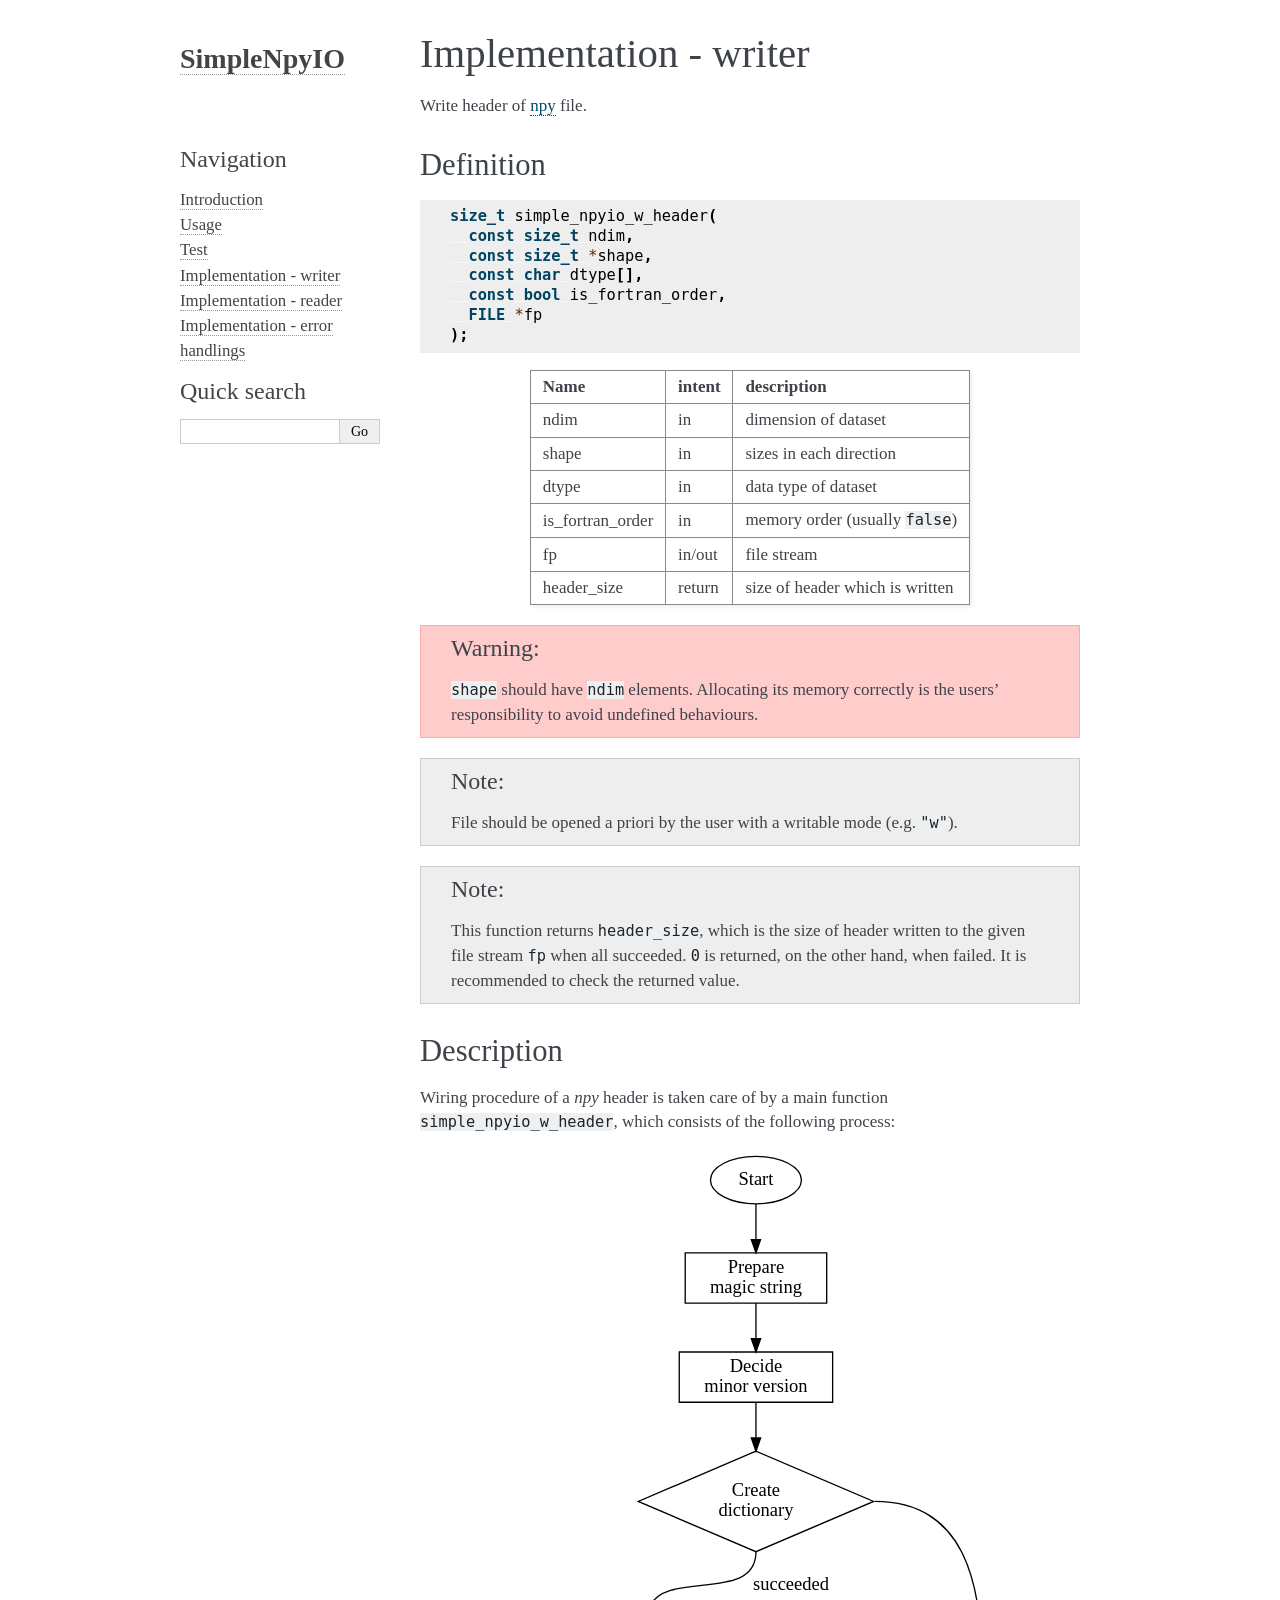
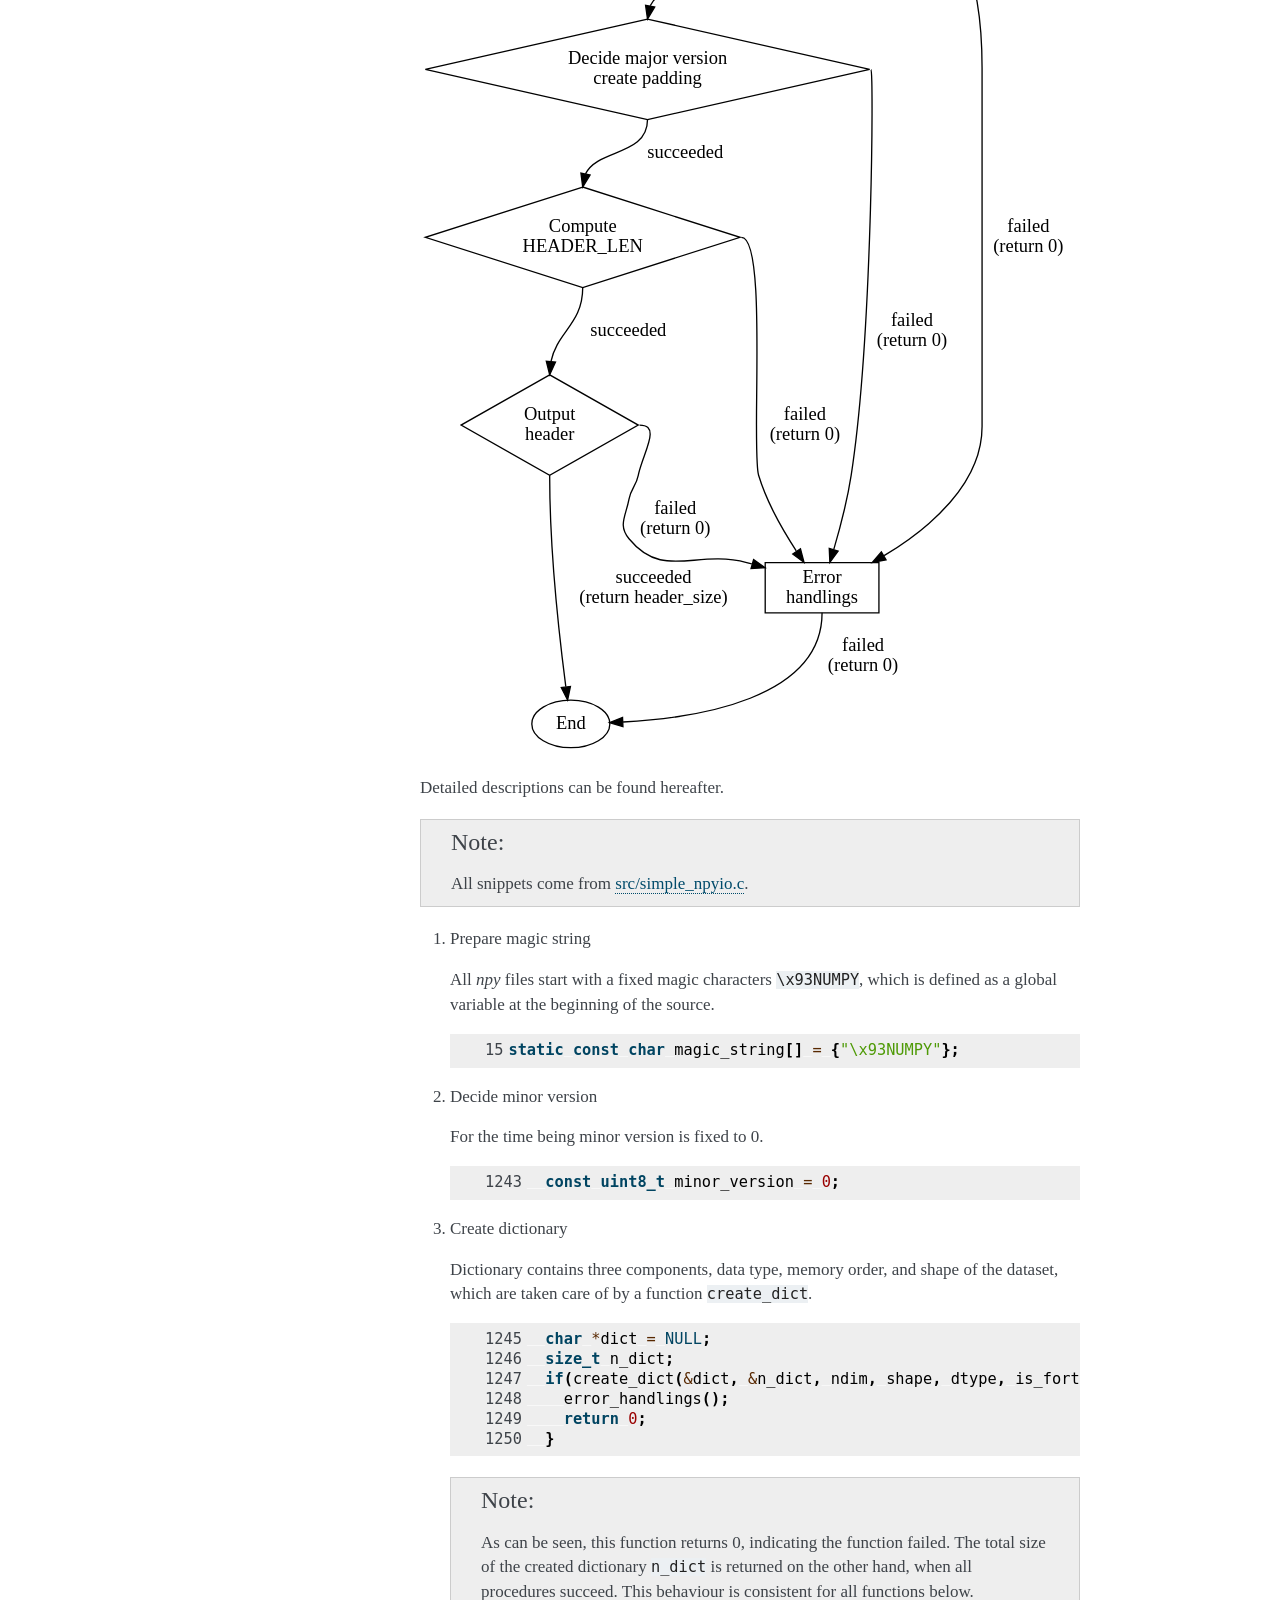
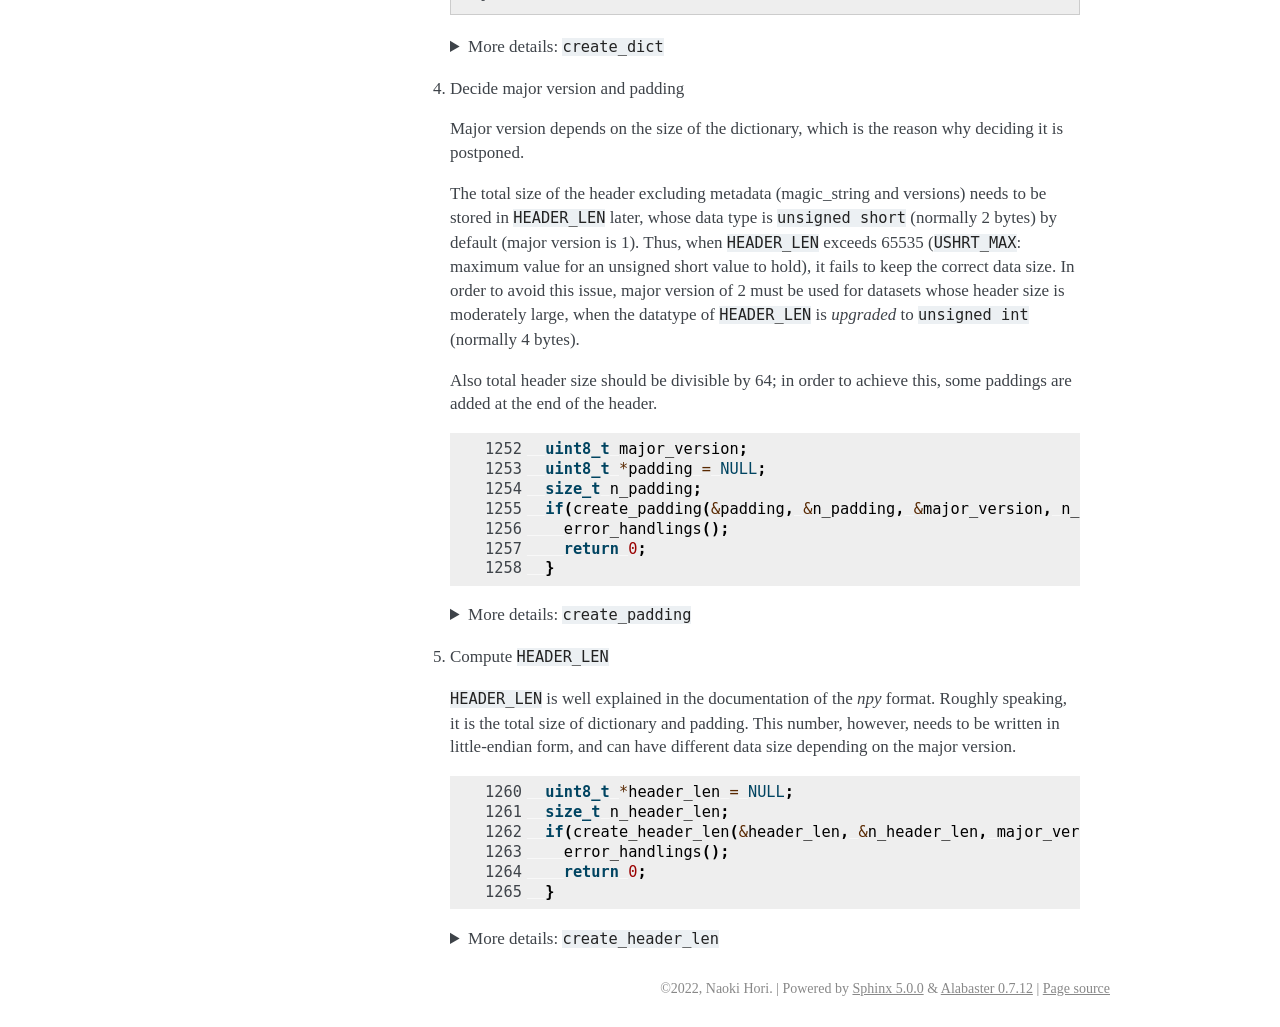
<file: docs/implementation_writer.html>
<!DOCTYPE html>

<html lang="en">
  <head>
    <meta charset="utf-8" />
    <meta name="viewport" content="width=device-width, initial-scale=1.0" /><meta name="generator" content="Docutils 0.18.1: http://docutils.sourceforge.net/" />

    <title>Implementation - writer &#8212; SimpleNpyIO 0.3 documentation</title>
    <link rel="stylesheet" type="text/css" href="_static/pygments.css" />
    <link rel="stylesheet" type="text/css" href="_static/alabaster.css" />
    <link rel="stylesheet" type="text/css" href="_static/graphviz.css" />
    <script data-url_root="./" id="documentation_options" src="_static/documentation_options.js"></script>
    <script src="_static/jquery.js"></script>
    <script src="_static/underscore.js"></script>
    <script src="_static/_sphinx_javascript_frameworks_compat.js"></script>
    <script src="_static/doctools.js"></script>
    <link rel="index" title="Index" href="genindex.html" />
    <link rel="search" title="Search" href="search.html" />
    <link rel="next" title="Implementation - reader" href="implementation_reader.html" />
    <link rel="prev" title="Test" href="test.html" />
   
  <link rel="stylesheet" href="_static/custom.css" type="text/css" />
  
  
  <meta name="viewport" content="width=device-width, initial-scale=0.9, maximum-scale=0.9" />

  </head><body>
  <div class="document">
    
      <div class="sphinxsidebar" role="navigation" aria-label="main navigation">
        <div class="sphinxsidebarwrapper">
<h1 class="logo"><a href="index.html">SimpleNpyIO</a></h1>






<p>
<iframe src="https://ghbtns.com/github-btn.html?user=NaokiHori&repo=SimpleNpyIO&type=true&count=true&size=large&v=2"
  allowtransparency="true" frameborder="0" scrolling="0" width="200px" height="35px"></iframe>
</p>





<h3>Navigation</h3>
<ul class="current">
<li class="toctree-l1"><a class="reference internal" href="introduction.html">Introduction</a></li>
<li class="toctree-l1"><a class="reference internal" href="usage.html">Usage</a></li>
<li class="toctree-l1"><a class="reference internal" href="test.html">Test</a></li>
<li class="toctree-l1 current"><a class="current reference internal" href="#">Implementation - writer</a></li>
<li class="toctree-l1"><a class="reference internal" href="implementation_reader.html">Implementation - reader</a></li>
<li class="toctree-l1"><a class="reference internal" href="implementation_err_hndl.html">Implementation - error handlings</a></li>
</ul>

<div class="relations">
<h3>Related Topics</h3>
<ul>
  <li><a href="index.html">Documentation overview</a><ul>
      <li>Previous: <a href="test.html" title="previous chapter">Test</a></li>
      <li>Next: <a href="implementation_reader.html" title="next chapter">Implementation - reader</a></li>
  </ul></li>
</ul>
</div>
<div id="searchbox" style="display: none" role="search">
  <h3 id="searchlabel">Quick search</h3>
    <div class="searchformwrapper">
    <form class="search" action="search.html" method="get">
      <input type="text" name="q" aria-labelledby="searchlabel" autocomplete="off" autocorrect="off" autocapitalize="off" spellcheck="false"/>
      <input type="submit" value="Go" />
    </form>
    </div>
</div>
<script>document.getElementById('searchbox').style.display = "block"</script>








        </div>
      </div>
      <div class="documentwrapper">
        <div class="bodywrapper">
          

          <div class="body" role="main">
            
  <section id="implementation-writer">
<h1>Implementation - writer<a class="headerlink" href="#implementation-writer" title="Permalink to this heading">¶</a></h1>
<p>Write header of <a class="reference external" href="https://numpy.org/doc/stable/reference/generated/numpy.lib.format.html">npy</a> file.</p>
<section id="definition">
<h2>Definition<a class="headerlink" href="#definition" title="Permalink to this heading">¶</a></h2>
<div class="highlight-c notranslate"><div class="highlight"><pre><span></span><span class="kt">size_t</span><span class="w"> </span><span class="nf">simple_npyio_w_header</span><span class="p">(</span><span class="w"></span>
<span class="w">  </span><span class="k">const</span><span class="w"> </span><span class="kt">size_t</span><span class="w"> </span><span class="n">ndim</span><span class="p">,</span><span class="w"></span>
<span class="w">  </span><span class="k">const</span><span class="w"> </span><span class="kt">size_t</span><span class="w"> </span><span class="o">*</span><span class="n">shape</span><span class="p">,</span><span class="w"></span>
<span class="w">  </span><span class="k">const</span><span class="w"> </span><span class="kt">char</span><span class="w"> </span><span class="n">dtype</span><span class="p">[],</span><span class="w"></span>
<span class="w">  </span><span class="k">const</span><span class="w"> </span><span class="kt">bool</span><span class="w"> </span><span class="n">is_fortran_order</span><span class="p">,</span><span class="w"></span>
<span class="w">  </span><span class="kt">FILE</span><span class="w"> </span><span class="o">*</span><span class="n">fp</span><span class="w"></span>
<span class="p">);</span><span class="w"></span>
</pre></div>
</div>
<table class="docutils align-default">
<thead>
<tr class="row-odd"><th class="head"><p>Name</p></th>
<th class="head"><p>intent</p></th>
<th class="head"><p>description</p></th>
</tr>
</thead>
<tbody>
<tr class="row-even"><td><p>ndim</p></td>
<td><p>in</p></td>
<td><p>dimension of dataset</p></td>
</tr>
<tr class="row-odd"><td><p>shape</p></td>
<td><p>in</p></td>
<td><p>sizes in each direction</p></td>
</tr>
<tr class="row-even"><td><p>dtype</p></td>
<td><p>in</p></td>
<td><p>data type of dataset</p></td>
</tr>
<tr class="row-odd"><td><p>is_fortran_order</p></td>
<td><p>in</p></td>
<td><p>memory order (usually <code class="docutils literal notranslate"><span class="pre">false</span></code>)</p></td>
</tr>
<tr class="row-even"><td><p>fp</p></td>
<td><p>in/out</p></td>
<td><p>file stream</p></td>
</tr>
<tr class="row-odd"><td><p>header_size</p></td>
<td><p>return</p></td>
<td><p>size of header which is written</p></td>
</tr>
</tbody>
</table>
<div class="admonition warning">
<p class="admonition-title">Warning</p>
<p><code class="docutils literal notranslate"><span class="pre">shape</span></code> should have <code class="docutils literal notranslate"><span class="pre">ndim</span></code> elements.
Allocating its memory correctly is the users’ responsibility to avoid undefined behaviours.</p>
</div>
<div class="admonition note">
<p class="admonition-title">Note</p>
<p>File should be opened a priori by the user with a writable mode (e.g. <code class="docutils literal notranslate"><span class="pre">&quot;w&quot;</span></code>).</p>
</div>
<div class="admonition note">
<p class="admonition-title">Note</p>
<p>This function returns <code class="docutils literal notranslate"><span class="pre">header_size</span></code>, which is the size of header written to the given file stream <code class="docutils literal notranslate"><span class="pre">fp</span></code> when all succeeded.
<code class="docutils literal notranslate"><span class="pre">0</span></code> is returned, on the other hand, when failed.
It is recommended to check the returned value.</p>
</div>
</section>
<section id="description">
<h2>Description<a class="headerlink" href="#description" title="Permalink to this heading">¶</a></h2>
<p>Wiring procedure of a <cite>npy</cite> header is taken care of by a main function <code class="docutils literal notranslate"><span class="pre">simple_npyio_w_header</span></code>, which consists of the following process:</p>
<div class="graphviz"><object data="_images/graphviz-2eee2a28638323e3b2af5d86ccea386f1b7ed16f.svg" type="image/svg+xml" class="graphviz">
<p class="warning">digraph {

   spline = false;

   start [
      label = &quot;Start&quot;;
      shape = oval;
   ];
   magic_string [
      label = &quot;Prepare\nmagic string&quot;;
      shape = rect;
   ];
   minor_version [
      label = &quot;Decide\nminor version&quot;;
      shape = rect;
   ];
   create_dict [
      label = &quot;Create\ndictionary&quot;;
      shape = diamond;
   ];
   major_version [
      label = &quot;Decide major version\ncreate padding&quot;;
      shape = diamond;
   ];
   header_len [
      label = &quot;Compute\nHEADER_LEN&quot;;
      shape = diamond;
   ];
   output [
      label = &quot;Output\nheader&quot;;
      shape = diamond;
   ];
   end [
      label = &quot;End&quot;;
      shape = oval;
   ];
   error [
      label = &quot;Error\nhandlings&quot;
      shape = rect;
   ];

   start:s         -&gt; magic_string:n;
   magic_string:s  -&gt; minor_version:n;
   minor_version:s -&gt; create_dict:n;
   create_dict:s   -&gt; major_version:n [label=&quot;succeeded&quot;];
   create_dict:e   -&gt; error           [label=&quot;failed\n(return 0)&quot;];
   major_version:s -&gt; header_len:n    [label=&quot;succeeded&quot;];
   major_version:e -&gt; error           [label=&quot;failed\n(return 0)&quot;];
   header_len:s    -&gt; output:n        [label=&quot;succeeded&quot;];
   header_len:e    -&gt; error           [label=&quot;failed\n(return 0)&quot;];
   output:s        -&gt; end             [label=&quot;succeeded\n(return header_size)&quot;];
   output:e        -&gt; error           [label=&quot;failed\n(return 0)&quot;];
   error:s         -&gt; end             [label=&quot;failed\n(return 0)&quot;];

}</p></object></div>
<p>Detailed descriptions can be found hereafter.</p>
<div class="admonition note">
<p class="admonition-title">Note</p>
<p>All snippets come from <a class="reference external" href="https://github.com/NaokiHori/SimpleNpyIO/blob/main/src/simple_npyio.c">src/simple_npyio.c</a>.</p>
</div>
<ol class="arabic">
<li><p>Prepare magic string</p>
<p>All <cite>npy</cite> files start with a fixed magic characters <code class="docutils literal notranslate"><span class="pre">\x93NUMPY</span></code>, which is defined as a global variable at the beginning of the source.</p>
<div class="highlight-c notranslate"><div class="highlight"><pre><span></span><span class="linenos">15</span><span class="k">static</span><span class="w"> </span><span class="k">const</span><span class="w"> </span><span class="kt">char</span><span class="w"> </span><span class="n">magic_string</span><span class="p">[]</span><span class="w"> </span><span class="o">=</span><span class="w"> </span><span class="p">{</span><span class="s">&quot;</span><span class="se">\x93</span><span class="s">NUMPY&quot;</span><span class="p">};</span><span class="w"></span>
</pre></div>
</div>
</li>
<li><p>Decide minor version</p>
<p>For the time being minor version is fixed to 0.</p>
<div class="highlight-c notranslate"><div class="highlight"><pre><span></span><span class="linenos">1243</span><span class="w">  </span><span class="k">const</span><span class="w"> </span><span class="kt">uint8_t</span><span class="w"> </span><span class="n">minor_version</span><span class="w"> </span><span class="o">=</span><span class="w"> </span><span class="mi">0</span><span class="p">;</span><span class="w"></span>
</pre></div>
</div>
</li>
<li><p>Create dictionary</p>
<p>Dictionary contains three components, data type, memory order, and shape of the dataset, which are taken care of by a function <code class="docutils literal notranslate"><span class="pre">create_dict</span></code>.</p>
<div class="highlight-c notranslate"><div class="highlight"><pre><span></span><span class="linenos">1245</span><span class="w">  </span><span class="kt">char</span><span class="w"> </span><span class="o">*</span><span class="n">dict</span><span class="w"> </span><span class="o">=</span><span class="w"> </span><span class="nb">NULL</span><span class="p">;</span><span class="w"></span>
<span class="linenos">1246</span><span class="w">  </span><span class="kt">size_t</span><span class="w"> </span><span class="n">n_dict</span><span class="p">;</span><span class="w"></span>
<span class="linenos">1247</span><span class="w">  </span><span class="k">if</span><span class="p">(</span><span class="n">create_dict</span><span class="p">(</span><span class="o">&amp;</span><span class="n">dict</span><span class="p">,</span><span class="w"> </span><span class="o">&amp;</span><span class="n">n_dict</span><span class="p">,</span><span class="w"> </span><span class="n">ndim</span><span class="p">,</span><span class="w"> </span><span class="n">shape</span><span class="p">,</span><span class="w"> </span><span class="n">dtype</span><span class="p">,</span><span class="w"> </span><span class="n">is_fortran_order</span><span class="p">)</span><span class="w"> </span><span class="o">!=</span><span class="w"> </span><span class="mi">0</span><span class="p">){</span><span class="w"></span>
<span class="linenos">1248</span><span class="w">    </span><span class="n">error_handlings</span><span class="p">();</span><span class="w"></span>
<span class="linenos">1249</span><span class="w">    </span><span class="k">return</span><span class="w"> </span><span class="mi">0</span><span class="p">;</span><span class="w"></span>
<span class="linenos">1250</span><span class="w">  </span><span class="p">}</span><span class="w"></span>
</pre></div>
</div>
<div class="admonition note">
<p class="admonition-title">Note</p>
<p>As can be seen, this function returns 0, indicating the function failed.
The total size of the created dictionary <code class="docutils literal notranslate"><span class="pre">n_dict</span></code> is returned on the other hand, when all procedures succeed.
This behaviour is consistent for all functions below.</p>
</div>
<details>
<summary>
More details: <code class="docutils literal notranslate"><span class="pre">create_dict</span></code></summary><p>Three keys are needed to be a correct <cite>npy</cite> file, whose values and corresponding dictionary are generated in this function.</p>
<ul>
<li><p>data type of the dataset</p>
<blockquote>
<div><details>
<summary>
More details</summary><p>Key is <code class="docutils literal notranslate"><span class="pre">'descr'</span></code>, whose value is given by <code class="docutils literal notranslate"><span class="pre">create_descr_value</span></code>.
For now user input is simply copied and used as a data type, and as a result users are responsible for giving a correct data type.
For proper datatypes which can be interpreted by Numpy, please refer to <a class="reference external" href="https://numpy.org/doc/stable/reference/arrays.dtypes.html">the documentation</a>.</p>
<div class="highlight-c notranslate"><div class="highlight"><pre><span></span><span class="linenos">1037</span><span class="w">  </span><span class="k">if</span><span class="p">(</span><span class="n">create_descr_value</span><span class="p">(</span><span class="o">&amp;</span><span class="n">descr_value</span><span class="p">,</span><span class="w"> </span><span class="n">dtype</span><span class="p">)</span><span class="w"> </span><span class="o">!=</span><span class="w"> </span><span class="mi">0</span><span class="p">){</span><span class="w"></span>
<span class="linenos">1038</span><span class="w">    </span><span class="n">ERROR</span><span class="p">(</span><span class="s">&quot;create_descr_value failed</span><span class="se">\n</span><span class="s">&quot;</span><span class="p">);</span><span class="w"></span>
<span class="linenos">1039</span><span class="w">    </span><span class="k">return</span><span class="w"> </span><span class="mi">-1</span><span class="p">;</span><span class="w"></span>
<span class="linenos">1040</span><span class="w">  </span><span class="p">}</span><span class="w"></span>
</pre></div>
</div>
<p>Note that <code class="docutils literal notranslate"><span class="pre">-1</span></code> is used as a returned value representing failure of a function, while <code class="docutils literal notranslate"><span class="pre">0</span></code> is used to say the function is terminated successfully.</p>
</details></div></blockquote>
</li>
<li><p>memory order of the dataset</p>
<blockquote>
<div><details>
<summary>
More details</summary><p>Key is <code class="docutils literal notranslate"><span class="pre">'fortran_order'</span></code>, whose value is given by <code class="docutils literal notranslate"><span class="pre">create_fortran_order_value</span></code>.
This function takes a boolean input <code class="docutils literal notranslate"><span class="pre">is_fortran_order</span></code>, which is converted to a corresponding string <code class="docutils literal notranslate"><span class="pre">True</span></code> or <code class="docutils literal notranslate"><span class="pre">False</span></code>.
Since this library is written in C, the value is <code class="docutils literal notranslate"><span class="pre">False</span></code> normally.</p>
<div class="highlight-c notranslate"><div class="highlight"><pre><span></span><span class="linenos">1042</span><span class="w">  </span><span class="k">if</span><span class="p">(</span><span class="n">create_fortran_order_value</span><span class="p">(</span><span class="o">&amp;</span><span class="n">fortran_order_value</span><span class="p">,</span><span class="w"> </span><span class="n">is_fortran_order</span><span class="p">)</span><span class="w"> </span><span class="o">!=</span><span class="w"> </span><span class="mi">0</span><span class="p">){</span><span class="w"></span>
<span class="linenos">1043</span><span class="w">    </span><span class="n">ERROR</span><span class="p">(</span><span class="s">&quot;create_fortran_order_value failed</span><span class="se">\n</span><span class="s">&quot;</span><span class="p">);</span><span class="w"></span>
<span class="linenos">1044</span><span class="w">    </span><span class="k">return</span><span class="w"> </span><span class="mi">-1</span><span class="p">;</span><span class="w"></span>
<span class="linenos">1045</span><span class="w">  </span><span class="p">}</span><span class="w"></span>
</pre></div>
</div>
</details></div></blockquote>
</li>
<li><p>data sizes of the dataset</p>
<blockquote>
<div><details>
<summary>
More details</summary><p>Key is <code class="docutils literal notranslate"><span class="pre">'shape'</span></code>, whose value is given by <code class="docutils literal notranslate"><span class="pre">create_shape_value</span></code>.
It should be a Python tuple, e.g.,</p>
<table class="docutils align-default">
<thead>
<tr class="row-odd"><th class="head"><p>value (<code class="docutils literal notranslate"><span class="pre">char</span> <span class="pre">*</span></code>)</p></th>
<th class="head"><p>description</p></th>
</tr>
</thead>
<tbody>
<tr class="row-even"><td><p><code class="docutils literal notranslate"><span class="pre">()</span></code></p></td>
<td><p>scalar</p></td>
</tr>
<tr class="row-odd"><td><p><code class="docutils literal notranslate"><span class="pre">(3,)</span></code></p></td>
<td><p>one-dimensional array (vector) whose size is 3</p></td>
</tr>
<tr class="row-even"><td><p><code class="docutils literal notranslate"><span class="pre">(3,5,)</span></code></p></td>
<td><p>two-dimensional array whose outer and inner sizes are 3 and 5, respectively</p></td>
</tr>
<tr class="row-odd"><td><p>and so on</p></td>
<td></td>
</tr>
</tbody>
</table>
<p>This function generates this kind of data from the given <code class="docutils literal notranslate"><span class="pre">ndim</span></code> and <code class="docutils literal notranslate"><span class="pre">shape</span></code>.</p>
<div class="highlight-c notranslate"><div class="highlight"><pre><span></span><span class="linenos">1047</span><span class="w">  </span><span class="k">if</span><span class="p">(</span><span class="n">create_shape_value</span><span class="p">(</span><span class="o">&amp;</span><span class="n">shape_value</span><span class="p">,</span><span class="w"> </span><span class="n">ndim</span><span class="p">,</span><span class="w"> </span><span class="n">shape</span><span class="p">)</span><span class="w"> </span><span class="o">!=</span><span class="w"> </span><span class="mi">0</span><span class="p">){</span><span class="w"></span>
<span class="linenos">1048</span><span class="w">    </span><span class="n">ERROR</span><span class="p">(</span><span class="s">&quot;create_shape_value failed</span><span class="se">\n</span><span class="s">&quot;</span><span class="p">);</span><span class="w"></span>
<span class="linenos">1049</span><span class="w">    </span><span class="k">return</span><span class="w"> </span><span class="mi">-1</span><span class="p">;</span><span class="w"></span>
<span class="linenos">1050</span><span class="w">  </span><span class="p">}</span><span class="w"></span>
</pre></div>
</div>
</details></div></blockquote>
</li>
</ul>
<p>These results are assigned to a variable <code class="docutils literal notranslate"><span class="pre">elements</span></code></p>
<div class="highlight-c notranslate"><div class="highlight"><pre><span></span><span class="linenos">1052</span><span class="w">  </span><span class="k">const</span><span class="w"> </span><span class="kt">size_t</span><span class="w"> </span><span class="n">n_elements_dict</span><span class="w"> </span><span class="o">=</span><span class="w"> </span><span class="mi">13</span><span class="p">;</span><span class="w"></span>
<span class="linenos">1053</span><span class="w">  </span><span class="kt">char</span><span class="w"> </span><span class="o">**</span><span class="n">elements</span><span class="w"> </span><span class="o">=</span><span class="w"> </span><span class="n">smt_calloc</span><span class="p">(</span><span class="n">n_elements_dict</span><span class="p">,</span><span class="w"> </span><span class="k">sizeof</span><span class="p">(</span><span class="kt">char</span><span class="w"> </span><span class="o">*</span><span class="p">));</span><span class="w"></span>
<span class="linenos">1054</span><span class="w">  </span><span class="c1">// initial wave bracket</span>
<span class="linenos">1055</span><span class="w">  </span><span class="n">elements</span><span class="p">[</span><span class="w"> </span><span class="mi">0</span><span class="p">]</span><span class="w"> </span><span class="o">=</span><span class="w"> </span><span class="s">&quot;{&quot;</span><span class="p">;</span><span class="w"></span>
<span class="linenos">1056</span><span class="w">  </span><span class="c1">// &#39;descr&#39;:descr_value</span>
<span class="linenos">1057</span><span class="w">  </span><span class="n">elements</span><span class="p">[</span><span class="w"> </span><span class="mi">1</span><span class="p">]</span><span class="w"> </span><span class="o">=</span><span class="w"> </span><span class="p">(</span><span class="kt">char</span><span class="w"> </span><span class="o">*</span><span class="p">)</span><span class="n">descr_key</span><span class="p">;</span><span class="w"></span>
<span class="linenos">1058</span><span class="w">  </span><span class="n">elements</span><span class="p">[</span><span class="w"> </span><span class="mi">2</span><span class="p">]</span><span class="w"> </span><span class="o">=</span><span class="w"> </span><span class="s">&quot;:&quot;</span><span class="p">;</span><span class="w"></span>
<span class="linenos">1059</span><span class="w">  </span><span class="n">elements</span><span class="p">[</span><span class="w"> </span><span class="mi">3</span><span class="p">]</span><span class="w"> </span><span class="o">=</span><span class="w"> </span><span class="p">(</span><span class="kt">char</span><span class="w"> </span><span class="o">*</span><span class="p">)</span><span class="n">descr_value</span><span class="p">;</span><span class="w"></span>
<span class="linenos">1060</span><span class="w">  </span><span class="n">elements</span><span class="p">[</span><span class="w"> </span><span class="mi">4</span><span class="p">]</span><span class="w"> </span><span class="o">=</span><span class="w"> </span><span class="s">&quot;,&quot;</span><span class="p">;</span><span class="w"></span>
<span class="linenos">1061</span><span class="w">  </span><span class="c1">// &#39;fortran_order&#39;:fortran_order_value</span>
<span class="linenos">1062</span><span class="w">  </span><span class="n">elements</span><span class="p">[</span><span class="w"> </span><span class="mi">5</span><span class="p">]</span><span class="w"> </span><span class="o">=</span><span class="w"> </span><span class="p">(</span><span class="kt">char</span><span class="w"> </span><span class="o">*</span><span class="p">)</span><span class="n">fortran_order_key</span><span class="p">;</span><span class="w"></span>
<span class="linenos">1063</span><span class="w">  </span><span class="n">elements</span><span class="p">[</span><span class="w"> </span><span class="mi">6</span><span class="p">]</span><span class="w"> </span><span class="o">=</span><span class="w"> </span><span class="s">&quot;:&quot;</span><span class="p">;</span><span class="w"></span>
<span class="linenos">1064</span><span class="w">  </span><span class="n">elements</span><span class="p">[</span><span class="w"> </span><span class="mi">7</span><span class="p">]</span><span class="w"> </span><span class="o">=</span><span class="w"> </span><span class="p">(</span><span class="kt">char</span><span class="w"> </span><span class="o">*</span><span class="p">)</span><span class="n">fortran_order_value</span><span class="p">;</span><span class="w"></span>
<span class="linenos">1065</span><span class="w">  </span><span class="n">elements</span><span class="p">[</span><span class="w"> </span><span class="mi">8</span><span class="p">]</span><span class="w"> </span><span class="o">=</span><span class="w"> </span><span class="s">&quot;,&quot;</span><span class="p">;</span><span class="w"></span>
<span class="linenos">1066</span><span class="w">  </span><span class="c1">// &#39;shape&#39;:shape_value</span>
<span class="linenos">1067</span><span class="w">  </span><span class="n">elements</span><span class="p">[</span><span class="w"> </span><span class="mi">9</span><span class="p">]</span><span class="w"> </span><span class="o">=</span><span class="w"> </span><span class="p">(</span><span class="kt">char</span><span class="w"> </span><span class="o">*</span><span class="p">)</span><span class="n">shape_key</span><span class="p">;</span><span class="w"></span>
<span class="linenos">1068</span><span class="w">  </span><span class="n">elements</span><span class="p">[</span><span class="mi">10</span><span class="p">]</span><span class="w"> </span><span class="o">=</span><span class="w"> </span><span class="s">&quot;:&quot;</span><span class="p">;</span><span class="w"></span>
<span class="linenos">1069</span><span class="w">  </span><span class="n">elements</span><span class="p">[</span><span class="mi">11</span><span class="p">]</span><span class="w"> </span><span class="o">=</span><span class="w"> </span><span class="p">(</span><span class="kt">char</span><span class="w"> </span><span class="o">*</span><span class="p">)</span><span class="n">shape_value</span><span class="p">;</span><span class="w"></span>
<span class="linenos">1070</span><span class="w">  </span><span class="c1">// final wave bracket</span>
<span class="linenos">1071</span><span class="w">  </span><span class="n">elements</span><span class="p">[</span><span class="mi">12</span><span class="p">]</span><span class="w"> </span><span class="o">=</span><span class="w"> </span><span class="s">&quot;}&quot;</span><span class="p">;</span><span class="w"></span>
</pre></div>
</div>
<p>to build up the final dictionary (<code class="docutils literal notranslate"><span class="pre">char</span> <span class="pre">*dict</span></code>) such as</p>
<div class="highlight-python notranslate"><div class="highlight"><pre><span></span><span class="p">{</span><span class="s1">&#39;descr&#39;</span><span class="p">:</span><span class="s1">&#39;&lt;i4&#39;</span><span class="p">,</span><span class="s1">&#39;fortran_order&#39;</span><span class="p">:</span><span class="kc">False</span><span class="p">,</span><span class="s1">&#39;shape&#39;</span><span class="p">:(</span><span class="mi">3</span><span class="p">,</span><span class="mi">5</span><span class="p">,)}</span>
</pre></div>
</div>
<div class="admonition note">
<p class="admonition-title">Note</p>
<p>Arbitray number of spaces (outside quotations since keys should be as they are) can be added to the dictionary (as we normally do to improve visibility).
Also pair of single quotations can be replaced by pair of double quotations.
These differences are trivial for writing process, while the reader should take care of them.</p>
</div>
</details></li>
<li><p>Decide major version and padding</p>
<p>Major version depends on the size of the dictionary, which is the reason why deciding it is postponed.</p>
<p>The total size of the header excluding metadata (magic_string and versions) needs to be stored in <code class="docutils literal notranslate"><span class="pre">HEADER_LEN</span></code> later, whose data type is <code class="docutils literal notranslate"><span class="pre">unsigned</span> <span class="pre">short</span></code> (normally 2 bytes) by default (major version is 1).
Thus, when <code class="docutils literal notranslate"><span class="pre">HEADER_LEN</span></code> exceeds 65535 (<code class="docutils literal notranslate"><span class="pre">USHRT_MAX</span></code>: maximum value for an unsigned short value to hold), it fails to keep the correct data size.
In order to avoid this issue, major version of 2 must be used for datasets whose header size is moderately large, when the datatype of <code class="docutils literal notranslate"><span class="pre">HEADER_LEN</span></code> is <em>upgraded</em> to <code class="docutils literal notranslate"><span class="pre">unsigned</span> <span class="pre">int</span></code> (normally 4 bytes).</p>
<p>Also total header size should be divisible by 64; in order to achieve this, some paddings are added at the end of the header.</p>
<div class="highlight-c notranslate"><div class="highlight"><pre><span></span><span class="linenos">1252</span><span class="w">  </span><span class="kt">uint8_t</span><span class="w"> </span><span class="n">major_version</span><span class="p">;</span><span class="w"></span>
<span class="linenos">1253</span><span class="w">  </span><span class="kt">uint8_t</span><span class="w"> </span><span class="o">*</span><span class="n">padding</span><span class="w"> </span><span class="o">=</span><span class="w"> </span><span class="nb">NULL</span><span class="p">;</span><span class="w"></span>
<span class="linenos">1254</span><span class="w">  </span><span class="kt">size_t</span><span class="w"> </span><span class="n">n_padding</span><span class="p">;</span><span class="w"></span>
<span class="linenos">1255</span><span class="w">  </span><span class="k">if</span><span class="p">(</span><span class="n">create_padding</span><span class="p">(</span><span class="o">&amp;</span><span class="n">padding</span><span class="p">,</span><span class="w"> </span><span class="o">&amp;</span><span class="n">n_padding</span><span class="p">,</span><span class="w"> </span><span class="o">&amp;</span><span class="n">major_version</span><span class="p">,</span><span class="w"> </span><span class="n">n_dict</span><span class="p">)</span><span class="w"> </span><span class="o">!=</span><span class="w"> </span><span class="mi">0</span><span class="p">){</span><span class="w"></span>
<span class="linenos">1256</span><span class="w">    </span><span class="n">error_handlings</span><span class="p">();</span><span class="w"></span>
<span class="linenos">1257</span><span class="w">    </span><span class="k">return</span><span class="w"> </span><span class="mi">0</span><span class="p">;</span><span class="w"></span>
<span class="linenos">1258</span><span class="w">  </span><span class="p">}</span><span class="w"></span>
</pre></div>
</div>
<details>
<summary>
More details: <code class="docutils literal notranslate"><span class="pre">create_padding</span></code></summary><p>Sizes of elements which are already known are computed first:</p>
<div class="highlight-c notranslate"><div class="highlight"><pre><span></span><span class="linenos">1124</span><span class="w">  </span><span class="kt">size_t</span><span class="w"> </span><span class="n">n_magic_string</span><span class="w"> </span><span class="o">=</span><span class="w"> </span><span class="n">strlen</span><span class="p">(</span><span class="n">magic_string</span><span class="p">);</span><span class="w"></span>
<span class="linenos">1125</span><span class="w">  </span><span class="kt">size_t</span><span class="w"> </span><span class="n">size_magic_string</span><span class="w">  </span><span class="o">=</span><span class="w"> </span><span class="k">sizeof</span><span class="p">(</span><span class="kt">char</span><span class="p">)</span><span class="o">*</span><span class="n">n_magic_string</span><span class="p">;</span><span class="w"></span>
<span class="linenos">1126</span><span class="w">  </span><span class="kt">size_t</span><span class="w"> </span><span class="n">size_major_version</span><span class="w"> </span><span class="o">=</span><span class="w"> </span><span class="k">sizeof</span><span class="p">(</span><span class="kt">uint8_t</span><span class="p">);</span><span class="w"></span>
<span class="linenos">1127</span><span class="w">  </span><span class="kt">size_t</span><span class="w"> </span><span class="n">size_minor_version</span><span class="w"> </span><span class="o">=</span><span class="w"> </span><span class="k">sizeof</span><span class="p">(</span><span class="kt">uint8_t</span><span class="p">);</span><span class="w"></span>
<span class="linenos">1128</span><span class="w">  </span><span class="kt">size_t</span><span class="w"> </span><span class="n">size_dict</span><span class="w">          </span><span class="o">=</span><span class="w"> </span><span class="k">sizeof</span><span class="p">(</span><span class="kt">char</span><span class="p">)</span><span class="o">*</span><span class="n">n_dict</span><span class="p">;</span><span class="w"></span>
</pre></div>
</div>
<p>Even when the major version is 2, header size larger than <code class="docutils literal notranslate"><span class="pre">UINT_MAX</span></code> cannot be stored, which is checked here:</p>
<div class="highlight-c notranslate"><div class="highlight"><pre><span></span><span class="linenos">1130</span><span class="w">  </span><span class="k">if</span><span class="p">(</span><span class="n">size_dict</span><span class="w"> </span><span class="o">&gt;</span><span class="w"> </span><span class="n">UINT_MAX</span><span class="mi">-64</span><span class="p">){</span><span class="w"></span>
<span class="linenos">1131</span><span class="w">    </span><span class="n">ERROR</span><span class="p">(</span><span class="s">&quot;size of dictionary is huge (%zu)</span><span class="se">\n</span><span class="s">&quot;</span><span class="p">,</span><span class="w"> </span><span class="n">size_dict</span><span class="p">);</span><span class="w"></span>
<span class="linenos">1132</span><span class="w">    </span><span class="k">return</span><span class="w"> </span><span class="mi">-1</span><span class="p">;</span><span class="w"></span>
<span class="linenos">1133</span><span class="w">  </span><span class="p">}</span><span class="w"></span>
</pre></div>
</div>
<p>Similarly, <code class="docutils literal notranslate"><span class="pre">USHRT_MAX</span></code> (a bit looser for safety) is used as a threshold to decide the major version as well as <code class="docutils literal notranslate"><span class="pre">size_header_len</span></code> (datasize of <code class="docutils literal notranslate"><span class="pre">HEADER_LEN</span></code>)</p>
<div class="highlight-c notranslate"><div class="highlight"><pre><span></span><span class="linenos">1135</span><span class="w">  </span><span class="c1">// large portion of the header is occupied by dict</span>
<span class="linenos">1136</span><span class="w">  </span><span class="c1">// so check dict size, and if it is larger than USHRT_MAX-64,</span>
<span class="linenos">1137</span><span class="w">  </span><span class="c1">//   use major_version = 2</span>
<span class="linenos">1138</span><span class="w">  </span><span class="kt">size_t</span><span class="w"> </span><span class="n">size_header_len</span><span class="p">;</span><span class="w"></span>
<span class="linenos">1139</span><span class="w">  </span><span class="k">if</span><span class="p">(</span><span class="n">size_dict</span><span class="w"> </span><span class="o">&gt;</span><span class="w"> </span><span class="n">USHRT_MAX</span><span class="mi">-64</span><span class="p">){</span><span class="w"></span>
<span class="linenos">1140</span><span class="w">    </span><span class="o">*</span><span class="n">major_version</span><span class="w"> </span><span class="o">=</span><span class="w"> </span><span class="mi">2</span><span class="p">;</span><span class="w"></span>
<span class="linenos">1141</span><span class="w">    </span><span class="n">size_header_len</span><span class="w"> </span><span class="o">=</span><span class="w"> </span><span class="k">sizeof</span><span class="p">(</span><span class="kt">uint32_t</span><span class="p">);</span><span class="w"></span>
<span class="linenos">1142</span><span class="w">  </span><span class="p">}</span><span class="k">else</span><span class="p">{</span><span class="w"></span>
<span class="linenos">1143</span><span class="w">    </span><span class="o">*</span><span class="n">major_version</span><span class="w"> </span><span class="o">=</span><span class="w"> </span><span class="mi">1</span><span class="p">;</span><span class="w"></span>
<span class="linenos">1144</span><span class="w">    </span><span class="n">size_header_len</span><span class="w"> </span><span class="o">=</span><span class="w"> </span><span class="k">sizeof</span><span class="p">(</span><span class="kt">uint16_t</span><span class="p">);</span><span class="w"></span>
<span class="linenos">1145</span><span class="w">  </span><span class="p">}</span><span class="w"></span>
</pre></div>
</div>
<p>Now we know the data sizes of all elements in the header <em>except the padding</em>:</p>
<div class="highlight-c notranslate"><div class="highlight"><pre><span></span><span class="linenos">1147</span><span class="w">  </span><span class="kt">size_t</span><span class="w"> </span><span class="n">size_except_padding</span><span class="w"> </span><span class="o">=</span><span class="w"></span>
<span class="linenos">1148</span><span class="w">    </span><span class="o">+</span><span class="n">size_magic_string</span><span class="w"></span>
<span class="linenos">1149</span><span class="w">    </span><span class="o">+</span><span class="n">size_major_version</span><span class="w"></span>
<span class="linenos">1150</span><span class="w">    </span><span class="o">+</span><span class="n">size_minor_version</span><span class="w"></span>
<span class="linenos">1151</span><span class="w">    </span><span class="o">+</span><span class="n">size_header_len</span><span class="w"></span>
<span class="linenos">1152</span><span class="w">    </span><span class="o">+</span><span class="n">size_dict</span><span class="p">;</span><span class="w"></span>
</pre></div>
</div>
<p>Padding exists to make the total header size divisible by 64, which is achieved by</p>
<div class="highlight-c notranslate"><div class="highlight"><pre><span></span><span class="linenos">1154</span><span class="w">  </span><span class="c1">// increase total size by 64 until becoming larger than size_except_padding</span>
<span class="linenos">1155</span><span class="w">  </span><span class="c1">// NOTE: size_padding == 0 is NOT allowed since &#39;\n&#39; is necessary at the end</span>
<span class="linenos">1156</span><span class="w">  </span><span class="c1">//   thus the condition to continue loop is &quot;&lt;=&quot;, not &quot;&lt;&quot;</span>
<span class="linenos">1157</span><span class="w">  </span><span class="kt">size_t</span><span class="w"> </span><span class="n">size_header</span><span class="w"> </span><span class="o">=</span><span class="w"> </span><span class="mi">0</span><span class="p">;</span><span class="w"></span>
<span class="linenos">1158</span><span class="w">  </span><span class="k">while</span><span class="p">(</span><span class="n">size_header</span><span class="w"> </span><span class="o">&lt;=</span><span class="w"> </span><span class="n">size_except_padding</span><span class="p">){</span><span class="w"></span>
<span class="linenos">1159</span><span class="w">    </span><span class="n">size_header</span><span class="w"> </span><span class="o">+=</span><span class="w"> </span><span class="mi">64</span><span class="p">;</span><span class="w"></span>
<span class="linenos">1160</span><span class="w">  </span><span class="p">}</span><span class="w"></span>
<span class="linenos">1161</span><span class="w">  </span><span class="kt">size_t</span><span class="w"> </span><span class="n">size_padding</span><span class="w"> </span><span class="o">=</span><span class="w"> </span><span class="n">size_header</span><span class="o">-</span><span class="n">size_except_padding</span><span class="p">;</span><span class="w"></span>
</pre></div>
</div>
<p>Finally the padding is created, which consists of many spaces <code class="docutils literal notranslate"><span class="pre">0x20</span></code> and last single newline character <code class="docutils literal notranslate"><span class="pre">0x0a</span></code>:</p>
<div class="highlight-c notranslate"><div class="highlight"><pre><span></span><span class="linenos">1163</span><span class="w">  </span><span class="o">*</span><span class="n">n_padding</span><span class="w"> </span><span class="o">=</span><span class="w"> </span><span class="n">size_padding</span><span class="o">/</span><span class="k">sizeof</span><span class="p">(</span><span class="kt">uint8_t</span><span class="p">);</span><span class="w"></span>
<span class="linenos">1164</span><span class="w">  </span><span class="o">*</span><span class="n">padding</span><span class="w"> </span><span class="o">=</span><span class="w"> </span><span class="n">smt_calloc</span><span class="p">(</span><span class="o">*</span><span class="n">n_padding</span><span class="p">,</span><span class="w"> </span><span class="k">sizeof</span><span class="p">(</span><span class="kt">uint8_t</span><span class="p">));</span><span class="w"></span>
<span class="linenos">1165</span><span class="w">  </span><span class="c1">// many &#39; &#39;s: 0x20</span>
<span class="linenos">1166</span><span class="w">  </span><span class="n">memset</span><span class="p">(</span><span class="o">*</span><span class="n">padding</span><span class="p">,</span><span class="w"> </span><span class="mh">0x20</span><span class="p">,</span><span class="w"> </span><span class="k">sizeof</span><span class="p">(</span><span class="kt">uint8_t</span><span class="p">)</span><span class="o">*</span><span class="p">(</span><span class="o">*</span><span class="n">n_padding</span><span class="mi">-1</span><span class="p">));</span><span class="w"></span>
<span class="linenos">1167</span><span class="w">  </span><span class="c1">// last &#39;\n&#39;: 0x0a</span>
<span class="linenos">1168</span><span class="w">  </span><span class="p">(</span><span class="o">*</span><span class="n">padding</span><span class="p">)[</span><span class="o">*</span><span class="n">n_padding</span><span class="mi">-1</span><span class="p">]</span><span class="w"> </span><span class="o">=</span><span class="w"> </span><span class="mh">0x0a</span><span class="p">;</span><span class="w"></span>
</pre></div>
</div>
</details></li>
<li><p>Compute <code class="docutils literal notranslate"><span class="pre">HEADER_LEN</span></code></p>
<p><code class="docutils literal notranslate"><span class="pre">HEADER_LEN</span></code> is well explained in the documentation of the <cite>npy</cite> format.
Roughly speaking, it is the total size of dictionary and padding.
This number, however, needs to be written in little-endian form, and can have different data size depending on the major version.</p>
<div class="highlight-c notranslate"><div class="highlight"><pre><span></span><span class="linenos">1260</span><span class="w">  </span><span class="kt">uint8_t</span><span class="w"> </span><span class="o">*</span><span class="n">header_len</span><span class="w"> </span><span class="o">=</span><span class="w"> </span><span class="nb">NULL</span><span class="p">;</span><span class="w"></span>
<span class="linenos">1261</span><span class="w">  </span><span class="kt">size_t</span><span class="w"> </span><span class="n">n_header_len</span><span class="p">;</span><span class="w"></span>
<span class="linenos">1262</span><span class="w">  </span><span class="k">if</span><span class="p">(</span><span class="n">create_header_len</span><span class="p">(</span><span class="o">&amp;</span><span class="n">header_len</span><span class="p">,</span><span class="w"> </span><span class="o">&amp;</span><span class="n">n_header_len</span><span class="p">,</span><span class="w"> </span><span class="n">major_version</span><span class="p">,</span><span class="w"> </span><span class="n">n_dict</span><span class="p">,</span><span class="w"> </span><span class="n">n_padding</span><span class="p">)</span><span class="w"> </span><span class="o">!=</span><span class="w"> </span><span class="mi">0</span><span class="p">){</span><span class="w"></span>
<span class="linenos">1263</span><span class="w">    </span><span class="n">error_handlings</span><span class="p">();</span><span class="w"></span>
<span class="linenos">1264</span><span class="w">    </span><span class="k">return</span><span class="w"> </span><span class="mi">0</span><span class="p">;</span><span class="w"></span>
<span class="linenos">1265</span><span class="w">  </span><span class="p">}</span><span class="w"></span>
</pre></div>
</div>
<details>
<summary>
More details: <code class="docutils literal notranslate"><span class="pre">create_header_len</span></code></summary><p>Dictionaries having too large size (and padding just in case) are rejected for safety:</p>
<div class="highlight-c notranslate"><div class="highlight"><pre><span></span><span class="linenos">1180</span><span class="w">  </span><span class="c1">// Here &quot;too large&quot; means header size (not data size)</span>
<span class="linenos">1181</span><span class="w">  </span><span class="c1">//   is larger than approx. 2GB, which would not happen normally</span>
<span class="linenos">1182</span><span class="w">  </span><span class="k">if</span><span class="p">(</span><span class="n">n_dict</span><span class="w"> </span><span class="o">&gt;=</span><span class="w"> </span><span class="n">UINT_MAX</span><span class="o">/</span><span class="mi">2</span><span class="p">){</span><span class="w"></span>
<span class="linenos">1183</span><span class="w">    </span><span class="n">ERROR</span><span class="p">(</span><span class="s">&quot;dictionary size is huge (%zu)</span><span class="se">\n</span><span class="s">&quot;</span><span class="p">,</span><span class="w"> </span><span class="n">n_dict</span><span class="p">);</span><span class="w"></span>
<span class="linenos">1184</span><span class="w">    </span><span class="k">return</span><span class="w"> </span><span class="mi">-1</span><span class="p">;</span><span class="w"></span>
<span class="linenos">1185</span><span class="w">  </span><span class="p">}</span><span class="w"></span>
<span class="linenos">1186</span><span class="w">  </span><span class="k">if</span><span class="p">(</span><span class="n">n_padding</span><span class="w"> </span><span class="o">&gt;=</span><span class="w"> </span><span class="n">UINT_MAX</span><span class="o">/</span><span class="mi">2</span><span class="p">){</span><span class="w"></span>
<span class="linenos">1187</span><span class="w">    </span><span class="n">ERROR</span><span class="p">(</span><span class="s">&quot;padding size is huge (%zu)</span><span class="se">\n</span><span class="s">&quot;</span><span class="p">,</span><span class="w"> </span><span class="n">n_padding</span><span class="p">);</span><span class="w"></span>
<span class="linenos">1188</span><span class="w">    </span><span class="k">return</span><span class="w"> </span><span class="mi">-1</span><span class="p">;</span><span class="w"></span>
<span class="linenos">1189</span><span class="w">  </span><span class="p">}</span><span class="w"></span>
</pre></div>
</div>
<p>Note that this is not talking about the size of <strong>data</strong>, but size of <strong>header</strong>.</p>
<p><code class="docutils literal notranslate"><span class="pre">HEADER_LEN</span></code> is computed here:</p>
<div class="highlight-c notranslate"><div class="highlight"><pre><span></span><span class="linenos">1191</span><span class="w">  </span><span class="k">if</span><span class="p">(</span><span class="n">major_version</span><span class="w"> </span><span class="o">==</span><span class="w"> </span><span class="mi">2</span><span class="p">){</span><span class="w"></span>
<span class="linenos">1192</span><span class="w">    </span><span class="c1">// major version 2, use uint32_t to store header_len</span>
<span class="linenos">1193</span><span class="w">    </span><span class="kt">uint32_t</span><span class="w"> </span><span class="n">header_len_uint32_t</span><span class="w"> </span><span class="o">=</span><span class="w"> </span><span class="p">(</span><span class="kt">uint32_t</span><span class="p">)</span><span class="n">n_dict</span><span class="o">+</span><span class="p">(</span><span class="kt">uint32_t</span><span class="p">)</span><span class="n">n_padding</span><span class="p">;</span><span class="w"></span>
<span class="linenos">1194</span><span class="w">    </span><span class="o">*</span><span class="n">n_header_len</span><span class="w"> </span><span class="o">=</span><span class="w"> </span><span class="k">sizeof</span><span class="p">(</span><span class="kt">uint32_t</span><span class="p">)</span><span class="o">/</span><span class="k">sizeof</span><span class="p">(</span><span class="kt">uint8_t</span><span class="p">);</span><span class="w"></span>
<span class="linenos">1195</span><span class="w">    </span><span class="o">*</span><span class="n">header_len</span><span class="w"> </span><span class="o">=</span><span class="w"> </span><span class="n">smt_calloc</span><span class="p">(</span><span class="o">*</span><span class="n">n_header_len</span><span class="p">,</span><span class="w"> </span><span class="k">sizeof</span><span class="p">(</span><span class="kt">uint8_t</span><span class="p">));</span><span class="w"></span>
<span class="linenos">1196</span><span class="w">    </span><span class="n">memcpy</span><span class="p">(</span><span class="o">*</span><span class="n">header_len</span><span class="p">,</span><span class="w"> </span><span class="o">&amp;</span><span class="n">header_len_uint32_t</span><span class="p">,</span><span class="w"> </span><span class="o">*</span><span class="n">n_header_len</span><span class="p">);</span><span class="w"></span>
<span class="linenos">1197</span><span class="w">    </span><span class="n">LOGGING</span><span class="p">(</span><span class="s">&quot;header_len (uint32_t): %u</span><span class="se">\n</span><span class="s">&quot;</span><span class="p">,</span><span class="w"> </span><span class="n">header_len_uint32_t</span><span class="p">);</span><span class="w"></span>
<span class="linenos">1198</span><span class="w">  </span><span class="p">}</span><span class="k">else</span><span class="p">{</span><span class="w"></span>
<span class="linenos">1199</span><span class="w">    </span><span class="c1">// major version 1, use uint16_t to store header_len</span>
<span class="linenos">1200</span><span class="w">    </span><span class="kt">uint16_t</span><span class="w"> </span><span class="n">header_len_uint16_t</span><span class="w"> </span><span class="o">=</span><span class="w"> </span><span class="p">(</span><span class="kt">uint16_t</span><span class="p">)</span><span class="n">n_dict</span><span class="o">+</span><span class="p">(</span><span class="kt">uint16_t</span><span class="p">)</span><span class="n">n_padding</span><span class="p">;</span><span class="w"></span>
<span class="linenos">1201</span><span class="w">    </span><span class="o">*</span><span class="n">n_header_len</span><span class="w"> </span><span class="o">=</span><span class="w"> </span><span class="k">sizeof</span><span class="p">(</span><span class="kt">uint16_t</span><span class="p">)</span><span class="o">/</span><span class="k">sizeof</span><span class="p">(</span><span class="kt">uint8_t</span><span class="p">);</span><span class="w"></span>
<span class="linenos">1202</span><span class="w">    </span><span class="o">*</span><span class="n">header_len</span><span class="w"> </span><span class="o">=</span><span class="w"> </span><span class="n">smt_calloc</span><span class="p">(</span><span class="o">*</span><span class="n">n_header_len</span><span class="p">,</span><span class="w"> </span><span class="k">sizeof</span><span class="p">(</span><span class="kt">uint8_t</span><span class="p">));</span><span class="w"></span>
<span class="linenos">1203</span><span class="w">    </span><span class="n">memcpy</span><span class="p">(</span><span class="o">*</span><span class="n">header_len</span><span class="p">,</span><span class="w"> </span><span class="o">&amp;</span><span class="n">header_len_uint16_t</span><span class="p">,</span><span class="w"> </span><span class="o">*</span><span class="n">n_header_len</span><span class="p">);</span><span class="w"></span>
<span class="linenos">1204</span><span class="w">    </span><span class="n">LOGGING</span><span class="p">(</span><span class="s">&quot;header_len (uint16_t): %hu</span><span class="se">\n</span><span class="s">&quot;</span><span class="p">,</span><span class="w"> </span><span class="n">header_len_uint16_t</span><span class="p">);</span><span class="w"></span>
<span class="linenos">1205</span><span class="w">  </span><span class="p">}</span><span class="w"></span>
</pre></div>
</div>
<p>It is first computed naively, e.g., for <code class="docutils literal notranslate"><span class="pre">major_version</span> <span class="pre">=</span> <span class="pre">1</span></code>,</p>
<div class="highlight-c notranslate"><div class="highlight"><pre><span></span><span class="kt">uint16_t</span><span class="w"> </span><span class="n">header_len_uint16_t</span><span class="w"> </span><span class="o">=</span><span class="w"> </span><span class="p">(</span><span class="kt">uint16_t</span><span class="p">)</span><span class="n">n_dict</span><span class="o">+</span><span class="p">(</span><span class="kt">uint16_t</span><span class="p">)</span><span class="n">n_padding</span><span class="p">;</span><span class="w"></span>
</pre></div>
</div>
<p>which is stored as an array of <code class="docutils literal notranslate"><span class="pre">uint8_t</span></code>, e.g., for <code class="docutils literal notranslate"><span class="pre">major_version</span> <span class="pre">=</span> <span class="pre">1</span></code>,</p>
<div class="highlight-c notranslate"><div class="highlight"><pre><span></span><span class="o">*</span><span class="n">n_header_len</span><span class="w"> </span><span class="o">=</span><span class="w"> </span><span class="k">sizeof</span><span class="p">(</span><span class="kt">uint16_t</span><span class="p">)</span><span class="o">/</span><span class="k">sizeof</span><span class="p">(</span><span class="kt">uint8_t</span><span class="p">);</span><span class="w"></span>
<span class="o">*</span><span class="n">header_len</span><span class="w"> </span><span class="o">=</span><span class="w"> </span><span class="n">my_calloc</span><span class="p">(</span><span class="o">*</span><span class="n">n_header_len</span><span class="p">,</span><span class="w"> </span><span class="k">sizeof</span><span class="p">(</span><span class="kt">uint8_t</span><span class="p">));</span><span class="w"></span>
<span class="n">memcpy</span><span class="p">(</span><span class="o">*</span><span class="n">header_len</span><span class="p">,</span><span class="w"> </span><span class="o">&amp;</span><span class="n">header_len_uint16_t</span><span class="p">,</span><span class="w"> </span><span class="o">*</span><span class="n">n_header_len</span><span class="p">);</span><span class="w"></span>
</pre></div>
</div>
<p>where a buffer <code class="docutils literal notranslate"><span class="pre">header_len</span></code>, whose data type is <code class="docutils literal notranslate"><span class="pre">uint8_t</span></code> and number of items is <code class="docutils literal notranslate"><span class="pre">n_header_len</span></code>, is allocated and assigned.</p>
<p>Finally the endian of this array is converted if the architecture is big-endian:</p>
<div class="highlight-c notranslate"><div class="highlight"><pre><span></span><span class="linenos">1207</span><span class="w">  </span><span class="k">if</span><span class="p">(</span><span class="n">is_big_endian</span><span class="p">()){</span><span class="w"></span>
<span class="linenos">1208</span><span class="w">    </span><span class="k">if</span><span class="p">(</span><span class="n">convert_endian</span><span class="p">(</span><span class="n">header_len</span><span class="p">,</span><span class="w"> </span><span class="k">sizeof</span><span class="p">(</span><span class="o">*</span><span class="n">header_len</span><span class="p">))</span><span class="w"> </span><span class="o">!=</span><span class="w"> </span><span class="mi">0</span><span class="p">){</span><span class="w"></span>
<span class="linenos">1209</span><span class="w">      </span><span class="n">ERROR</span><span class="p">(</span><span class="s">&quot;convert_endian failed</span><span class="se">\n</span><span class="s">&quot;</span><span class="p">);</span><span class="w"></span>
<span class="linenos">1210</span><span class="w">      </span><span class="k">return</span><span class="w"> </span><span class="mi">-1</span><span class="p">;</span><span class="w"></span>
<span class="linenos">1211</span><span class="w">    </span><span class="p">}</span><span class="w"></span>
<span class="linenos">1212</span><span class="w">  </span><span class="p">}</span><span class="w"></span>
</pre></div>
</div>
</details></li>
</ol>
</section>
</section>


          </div>
          
        </div>
      </div>
    <div class="clearer"></div>
  </div>
    <div class="footer">
      &copy;2022, Naoki Hori.
      
      |
      Powered by <a href="http://sphinx-doc.org/">Sphinx 5.0.0</a>
      &amp; <a href="https://github.com/bitprophet/alabaster">Alabaster 0.7.12</a>
      
      |
      <a href="_sources/implementation_writer.rst.txt"
          rel="nofollow">Page source</a>
    </div>

    

    
  </body>
</html>
</file>
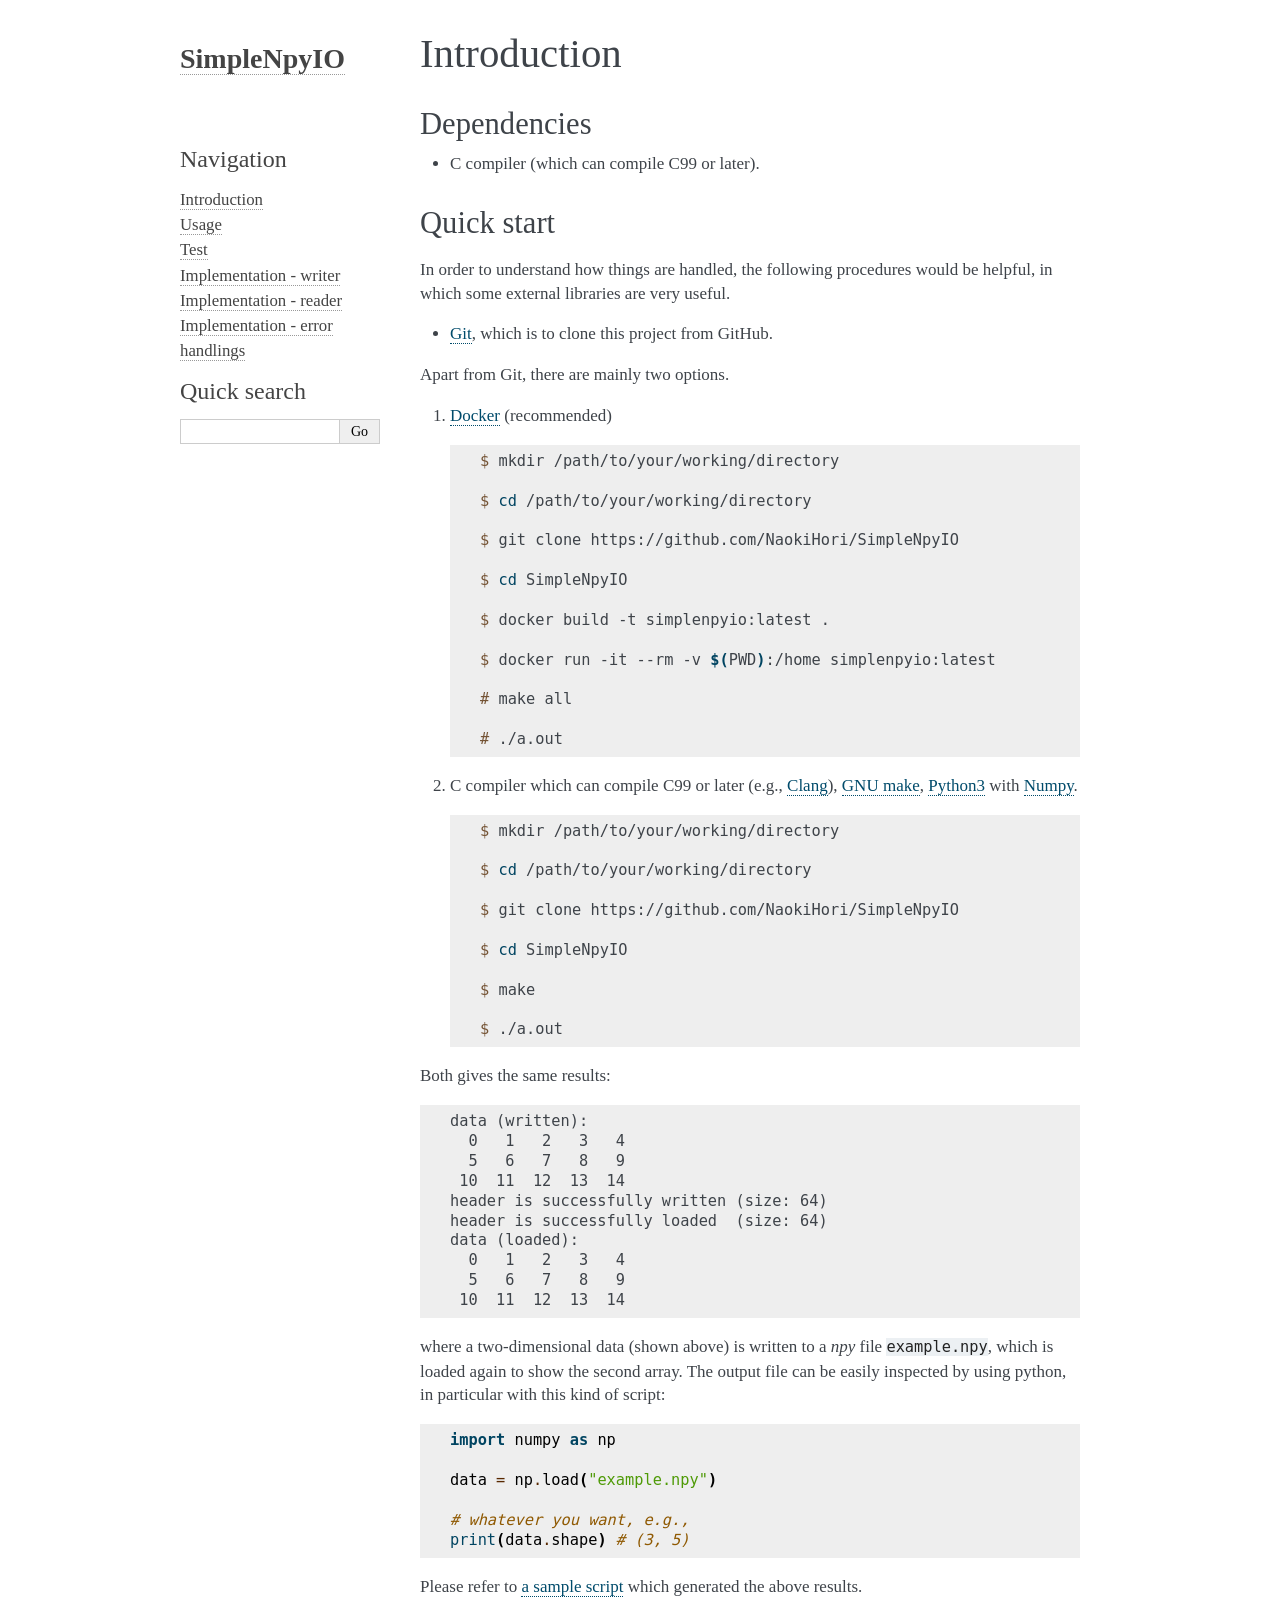
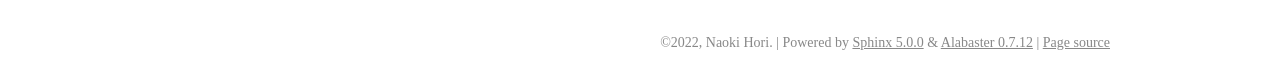
<file: docs/introduction.html>
<!DOCTYPE html>

<html lang="en">
  <head>
    <meta charset="utf-8" />
    <meta name="viewport" content="width=device-width, initial-scale=1.0" /><meta name="generator" content="Docutils 0.18.1: http://docutils.sourceforge.net/" />

    <title>Introduction &#8212; SimpleNpyIO 0.3 documentation</title>
    <link rel="stylesheet" type="text/css" href="_static/pygments.css" />
    <link rel="stylesheet" type="text/css" href="_static/alabaster.css" />
    <link rel="stylesheet" type="text/css" href="_static/graphviz.css" />
    <script data-url_root="./" id="documentation_options" src="_static/documentation_options.js"></script>
    <script src="_static/jquery.js"></script>
    <script src="_static/underscore.js"></script>
    <script src="_static/_sphinx_javascript_frameworks_compat.js"></script>
    <script src="_static/doctools.js"></script>
    <link rel="index" title="Index" href="genindex.html" />
    <link rel="search" title="Search" href="search.html" />
    <link rel="next" title="Usage" href="usage.html" />
    <link rel="prev" title="Documentation" href="index.html" />
   
  <link rel="stylesheet" href="_static/custom.css" type="text/css" />
  
  
  <meta name="viewport" content="width=device-width, initial-scale=0.9, maximum-scale=0.9" />

  </head><body>
  <div class="document">
    
      <div class="sphinxsidebar" role="navigation" aria-label="main navigation">
        <div class="sphinxsidebarwrapper">
<h1 class="logo"><a href="index.html">SimpleNpyIO</a></h1>






<p>
<iframe src="https://ghbtns.com/github-btn.html?user=NaokiHori&repo=SimpleNpyIO&type=true&count=true&size=large&v=2"
  allowtransparency="true" frameborder="0" scrolling="0" width="200px" height="35px"></iframe>
</p>





<h3>Navigation</h3>
<ul class="current">
<li class="toctree-l1 current"><a class="current reference internal" href="#">Introduction</a></li>
<li class="toctree-l1"><a class="reference internal" href="usage.html">Usage</a></li>
<li class="toctree-l1"><a class="reference internal" href="test.html">Test</a></li>
<li class="toctree-l1"><a class="reference internal" href="implementation_writer.html">Implementation - writer</a></li>
<li class="toctree-l1"><a class="reference internal" href="implementation_reader.html">Implementation - reader</a></li>
<li class="toctree-l1"><a class="reference internal" href="implementation_err_hndl.html">Implementation - error handlings</a></li>
</ul>

<div class="relations">
<h3>Related Topics</h3>
<ul>
  <li><a href="index.html">Documentation overview</a><ul>
      <li>Previous: <a href="index.html" title="previous chapter">Documentation</a></li>
      <li>Next: <a href="usage.html" title="next chapter">Usage</a></li>
  </ul></li>
</ul>
</div>
<div id="searchbox" style="display: none" role="search">
  <h3 id="searchlabel">Quick search</h3>
    <div class="searchformwrapper">
    <form class="search" action="search.html" method="get">
      <input type="text" name="q" aria-labelledby="searchlabel" autocomplete="off" autocorrect="off" autocapitalize="off" spellcheck="false"/>
      <input type="submit" value="Go" />
    </form>
    </div>
</div>
<script>document.getElementById('searchbox').style.display = "block"</script>








        </div>
      </div>
      <div class="documentwrapper">
        <div class="bodywrapper">
          

          <div class="body" role="main">
            
  <section id="introduction">
<h1>Introduction<a class="headerlink" href="#introduction" title="Permalink to this heading">¶</a></h1>
<section id="dependencies">
<h2>Dependencies<a class="headerlink" href="#dependencies" title="Permalink to this heading">¶</a></h2>
<ul class="simple">
<li><p>C compiler (which can compile C99 or later).</p></li>
</ul>
</section>
<section id="quick-start">
<h2>Quick start<a class="headerlink" href="#quick-start" title="Permalink to this heading">¶</a></h2>
<p id="id1">In order to understand how things are handled, the following procedures would be helpful, in which some external libraries are very useful.</p>
<ul class="simple">
<li><p><a class="reference external" href="https://git-scm.com">Git</a>, which is to clone this project from GitHub.</p></li>
</ul>
<p>Apart from Git, there are mainly two options.</p>
<ol class="arabic">
<li><p><a class="reference external" href="https://www.docker.com">Docker</a> (recommended)</p>
<div class="highlight-console notranslate"><div class="highlight"><pre><span></span><span class="gp">$ </span>mkdir /path/to/your/working/directory

<span class="gp">$ </span><span class="nb">cd</span> /path/to/your/working/directory

<span class="gp">$ </span>git clone https://github.com/NaokiHori/SimpleNpyIO

<span class="gp">$ </span><span class="nb">cd</span> SimpleNpyIO

<span class="gp">$ </span>docker build -t simplenpyio:latest .

<span class="gp">$ </span>docker run -it --rm -v <span class="k">$(</span>PWD<span class="k">)</span>:/home simplenpyio:latest

<span class="gp"># </span>make all

<span class="gp"># </span>./a.out
</pre></div>
</div>
</li>
<li><p>C compiler which can compile C99 or later (e.g., <a class="reference external" href="https://clang.llvm.org">Clang</a>), <a class="reference external" href="https://www.gnu.org/software/make/">GNU make</a>, <a class="reference external" href="https://www.python.org">Python3</a> with <a class="reference external" href="https://numpy.org">Numpy</a>.</p>
<div class="highlight-console notranslate"><div class="highlight"><pre><span></span><span class="gp">$ </span>mkdir /path/to/your/working/directory

<span class="gp">$ </span><span class="nb">cd</span> /path/to/your/working/directory

<span class="gp">$ </span>git clone https://github.com/NaokiHori/SimpleNpyIO

<span class="gp">$ </span><span class="nb">cd</span> SimpleNpyIO

<span class="gp">$ </span>make

<span class="gp">$ </span>./a.out
</pre></div>
</div>
</li>
</ol>
<p>Both gives the same results:</p>
<div class="highlight-text notranslate"><div class="highlight"><pre><span></span>data (written):
  0   1   2   3   4
  5   6   7   8   9
 10  11  12  13  14
header is successfully written (size: 64)
header is successfully loaded  (size: 64)
data (loaded):
  0   1   2   3   4
  5   6   7   8   9
 10  11  12  13  14
</pre></div>
</div>
<p>where a two-dimensional data (shown above) is written to a <cite>npy</cite> file <code class="docutils literal notranslate"><span class="pre">example.npy</span></code>, which is loaded again to show the second array.
The output file can be easily inspected by using python, in particular with this kind of script:</p>
<div class="highlight-python notranslate"><div class="highlight"><pre><span></span><span class="kn">import</span> <span class="nn">numpy</span> <span class="k">as</span> <span class="nn">np</span>

<span class="n">data</span> <span class="o">=</span> <span class="n">np</span><span class="o">.</span><span class="n">load</span><span class="p">(</span><span class="s2">&quot;example.npy&quot;</span><span class="p">)</span>

<span class="c1"># whatever you want, e.g.,</span>
<span class="nb">print</span><span class="p">(</span><span class="n">data</span><span class="o">.</span><span class="n">shape</span><span class="p">)</span> <span class="c1"># (3, 5)</span>
</pre></div>
</div>
<p>Please refer to <a class="reference external" href="https://github.com/NaokiHori/SimpleNpyIO/blob/main/src/main.c">a sample script</a> which generated the above results.</p>
</section>
</section>


          </div>
          
        </div>
      </div>
    <div class="clearer"></div>
  </div>
    <div class="footer">
      &copy;2022, Naoki Hori.
      
      |
      Powered by <a href="http://sphinx-doc.org/">Sphinx 5.0.0</a>
      &amp; <a href="https://github.com/bitprophet/alabaster">Alabaster 0.7.12</a>
      
      |
      <a href="_sources/introduction.rst.txt"
          rel="nofollow">Page source</a>
    </div>

    

    
  </body>
</html>
</file>
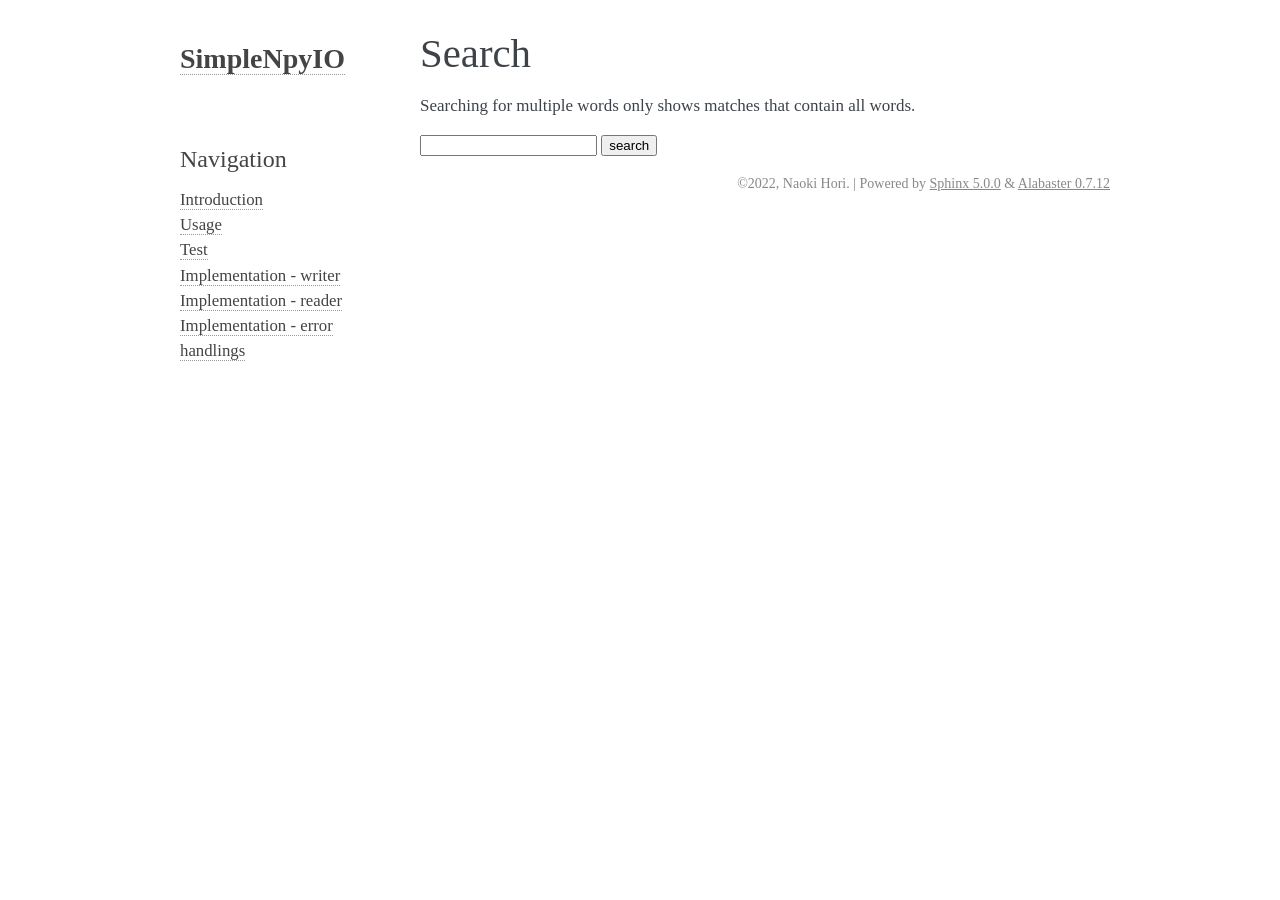
<file: docs/search.html>
<!DOCTYPE html>

<html lang="en">
  <head>
    <meta charset="utf-8" />
    <meta name="viewport" content="width=device-width, initial-scale=1.0" />
    <title>Search &#8212; SimpleNpyIO 0.3 documentation</title>
    <link rel="stylesheet" type="text/css" href="_static/pygments.css" />
    <link rel="stylesheet" type="text/css" href="_static/alabaster.css" />
    <link rel="stylesheet" type="text/css" href="_static/graphviz.css" />
    
    <script data-url_root="./" id="documentation_options" src="_static/documentation_options.js"></script>
    <script src="_static/jquery.js"></script>
    <script src="_static/underscore.js"></script>
    <script src="_static/_sphinx_javascript_frameworks_compat.js"></script>
    <script src="_static/doctools.js"></script>
    <script src="_static/searchtools.js"></script>
    <script src="_static/language_data.js"></script>
    <link rel="index" title="Index" href="genindex.html" />
    <link rel="search" title="Search" href="#" />
  <script src="searchindex.js" defer></script>
  
   
  <link rel="stylesheet" href="_static/custom.css" type="text/css" />
  
  
  <meta name="viewport" content="width=device-width, initial-scale=0.9, maximum-scale=0.9" />


  </head><body>
  <div class="document">
    
      <div class="sphinxsidebar" role="navigation" aria-label="main navigation">
        <div class="sphinxsidebarwrapper">
<h1 class="logo"><a href="index.html">SimpleNpyIO</a></h1>






<p>
<iframe src="https://ghbtns.com/github-btn.html?user=NaokiHori&repo=SimpleNpyIO&type=true&count=true&size=large&v=2"
  allowtransparency="true" frameborder="0" scrolling="0" width="200px" height="35px"></iframe>
</p>





<h3>Navigation</h3>
<ul>
<li class="toctree-l1"><a class="reference internal" href="introduction.html">Introduction</a></li>
<li class="toctree-l1"><a class="reference internal" href="usage.html">Usage</a></li>
<li class="toctree-l1"><a class="reference internal" href="test.html">Test</a></li>
<li class="toctree-l1"><a class="reference internal" href="implementation_writer.html">Implementation - writer</a></li>
<li class="toctree-l1"><a class="reference internal" href="implementation_reader.html">Implementation - reader</a></li>
<li class="toctree-l1"><a class="reference internal" href="implementation_err_hndl.html">Implementation - error handlings</a></li>
</ul>

<div class="relations">
<h3>Related Topics</h3>
<ul>
  <li><a href="index.html">Documentation overview</a><ul>
  </ul></li>
</ul>
</div>








        </div>
      </div>
      <div class="documentwrapper">
        <div class="bodywrapper">
          

          <div class="body" role="main">
            
  <h1 id="search-documentation">Search</h1>
  
  <noscript>
  <div class="admonition warning">
  <p>
    Please activate JavaScript to enable the search
    functionality.
  </p>
  </div>
  </noscript>
  
  
  <p>
    Searching for multiple words only shows matches that contain
    all words.
  </p>
  
  
  <form action="" method="get">
    <input type="text" name="q" aria-labelledby="search-documentation" value="" autocomplete="off" autocorrect="off" autocapitalize="off" spellcheck="false"/>
    <input type="submit" value="search" />
    <span id="search-progress" style="padding-left: 10px"></span>
  </form>
  
  
  
  <div id="search-results">
  
  </div>
  

          </div>
          
        </div>
      </div>
    <div class="clearer"></div>
  </div>
    <div class="footer">
      &copy;2022, Naoki Hori.
      
      |
      Powered by <a href="http://sphinx-doc.org/">Sphinx 5.0.0</a>
      &amp; <a href="https://github.com/bitprophet/alabaster">Alabaster 0.7.12</a>
      
    </div>

    

    
  </body>
</html>
</file>
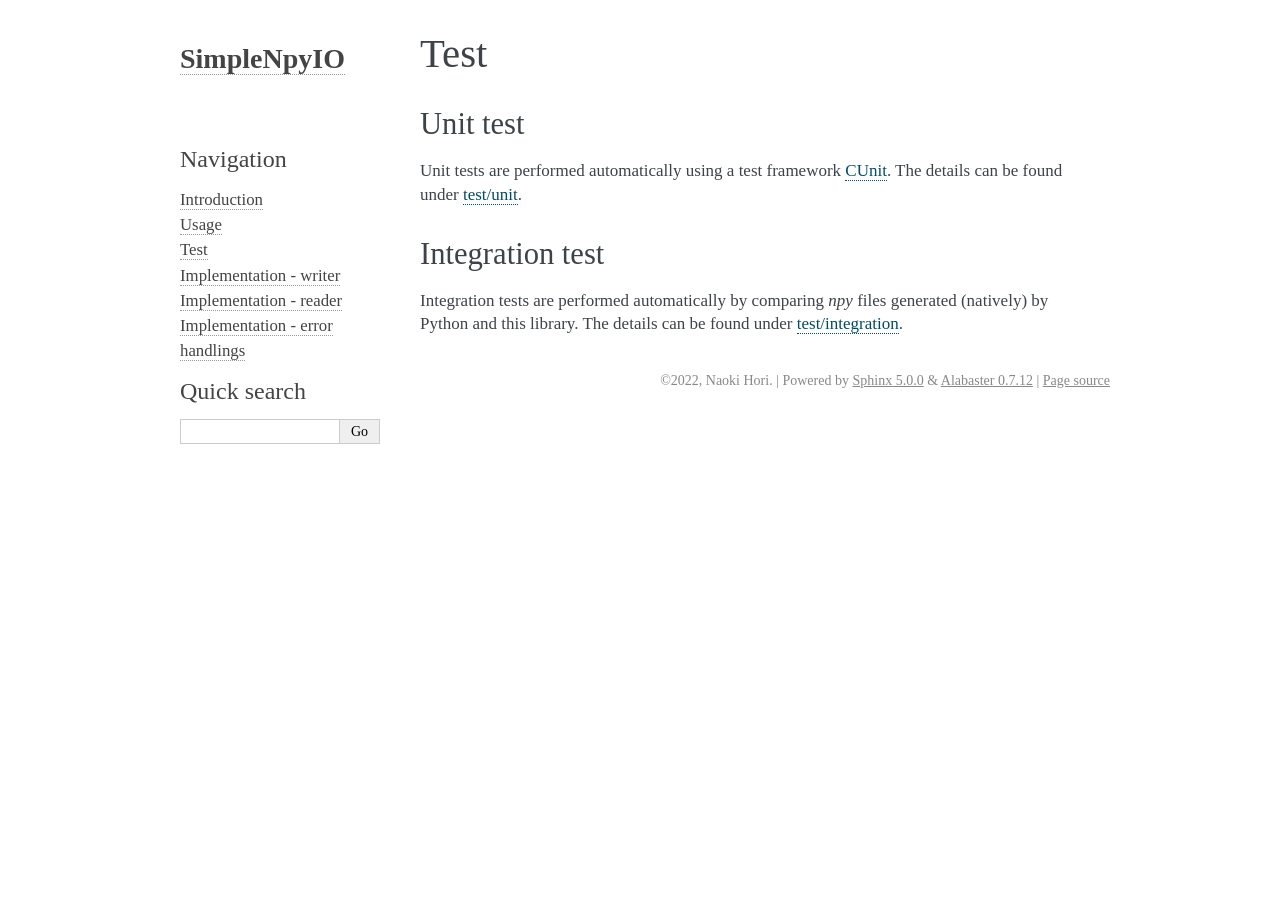
<file: docs/test.html>
<!DOCTYPE html>

<html lang="en">
  <head>
    <meta charset="utf-8" />
    <meta name="viewport" content="width=device-width, initial-scale=1.0" /><meta name="generator" content="Docutils 0.18.1: http://docutils.sourceforge.net/" />

    <title>Test &#8212; SimpleNpyIO 0.3 documentation</title>
    <link rel="stylesheet" type="text/css" href="_static/pygments.css" />
    <link rel="stylesheet" type="text/css" href="_static/alabaster.css" />
    <link rel="stylesheet" type="text/css" href="_static/graphviz.css" />
    <script data-url_root="./" id="documentation_options" src="_static/documentation_options.js"></script>
    <script src="_static/jquery.js"></script>
    <script src="_static/underscore.js"></script>
    <script src="_static/_sphinx_javascript_frameworks_compat.js"></script>
    <script src="_static/doctools.js"></script>
    <link rel="index" title="Index" href="genindex.html" />
    <link rel="search" title="Search" href="search.html" />
    <link rel="next" title="Implementation - writer" href="implementation_writer.html" />
    <link rel="prev" title="Usage" href="usage.html" />
   
  <link rel="stylesheet" href="_static/custom.css" type="text/css" />
  
  
  <meta name="viewport" content="width=device-width, initial-scale=0.9, maximum-scale=0.9" />

  </head><body>
  <div class="document">
    
      <div class="sphinxsidebar" role="navigation" aria-label="main navigation">
        <div class="sphinxsidebarwrapper">
<h1 class="logo"><a href="index.html">SimpleNpyIO</a></h1>






<p>
<iframe src="https://ghbtns.com/github-btn.html?user=NaokiHori&repo=SimpleNpyIO&type=true&count=true&size=large&v=2"
  allowtransparency="true" frameborder="0" scrolling="0" width="200px" height="35px"></iframe>
</p>





<h3>Navigation</h3>
<ul class="current">
<li class="toctree-l1"><a class="reference internal" href="introduction.html">Introduction</a></li>
<li class="toctree-l1"><a class="reference internal" href="usage.html">Usage</a></li>
<li class="toctree-l1 current"><a class="current reference internal" href="#">Test</a></li>
<li class="toctree-l1"><a class="reference internal" href="implementation_writer.html">Implementation - writer</a></li>
<li class="toctree-l1"><a class="reference internal" href="implementation_reader.html">Implementation - reader</a></li>
<li class="toctree-l1"><a class="reference internal" href="implementation_err_hndl.html">Implementation - error handlings</a></li>
</ul>

<div class="relations">
<h3>Related Topics</h3>
<ul>
  <li><a href="index.html">Documentation overview</a><ul>
      <li>Previous: <a href="usage.html" title="previous chapter">Usage</a></li>
      <li>Next: <a href="implementation_writer.html" title="next chapter">Implementation - writer</a></li>
  </ul></li>
</ul>
</div>
<div id="searchbox" style="display: none" role="search">
  <h3 id="searchlabel">Quick search</h3>
    <div class="searchformwrapper">
    <form class="search" action="search.html" method="get">
      <input type="text" name="q" aria-labelledby="searchlabel" autocomplete="off" autocorrect="off" autocapitalize="off" spellcheck="false"/>
      <input type="submit" value="Go" />
    </form>
    </div>
</div>
<script>document.getElementById('searchbox').style.display = "block"</script>








        </div>
      </div>
      <div class="documentwrapper">
        <div class="bodywrapper">
          

          <div class="body" role="main">
            
  <section id="test">
<h1>Test<a class="headerlink" href="#test" title="Permalink to this heading">¶</a></h1>
<section id="unit-test">
<h2>Unit test<a class="headerlink" href="#unit-test" title="Permalink to this heading">¶</a></h2>
<p>Unit tests are performed automatically using a test framework <a class="reference external" href="http://cunit.sourceforge.net">CUnit</a>.
The details can be found under <a class="reference external" href="https://github.com/NaokiHori/SimpleNpyIO/tree/main/test/unit">test/unit</a>.</p>
</section>
<section id="integration-test">
<h2>Integration test<a class="headerlink" href="#integration-test" title="Permalink to this heading">¶</a></h2>
<p>Integration tests are performed automatically by comparing <cite>npy</cite> files generated (natively) by Python and this library.
The details can be found under <a class="reference external" href="https://github.com/NaokiHori/SimpleNpyIO/tree/main/test/integration">test/integration</a>.</p>
</section>
</section>


          </div>
          
        </div>
      </div>
    <div class="clearer"></div>
  </div>
    <div class="footer">
      &copy;2022, Naoki Hori.
      
      |
      Powered by <a href="http://sphinx-doc.org/">Sphinx 5.0.0</a>
      &amp; <a href="https://github.com/bitprophet/alabaster">Alabaster 0.7.12</a>
      
      |
      <a href="_sources/test.rst.txt"
          rel="nofollow">Page source</a>
    </div>

    

    
  </body>
</html>
</file>
<file: docs/_static/pygments.css>
pre { line-height: 125%; }
td.linenos .normal { color: inherit; background-color: transparent; padding-left: 5px; padding-right: 5px; }
span.linenos { color: inherit; background-color: transparent; padding-left: 5px; padding-right: 5px; }
td.linenos .special { color: #000000; background-color: #ffffc0; padding-left: 5px; padding-right: 5px; }
span.linenos.special { color: #000000; background-color: #ffffc0; padding-left: 5px; padding-right: 5px; }
.highlight .hll { background-color: #ffffcc }
.highlight { background: #f8f8f8; }
.highlight .c { color: #8f5902; font-style: italic } /* Comment */
.highlight .err { color: #a40000; border: 1px solid #ef2929 } /* Error */
.highlight .g { color: #000000 } /* Generic */
.highlight .k { color: #004461; font-weight: bold } /* Keyword */
.highlight .l { color: #000000 } /* Literal */
.highlight .n { color: #000000 } /* Name */
.highlight .o { color: #582800 } /* Operator */
.highlight .x { color: #000000 } /* Other */
.highlight .p { color: #000000; font-weight: bold } /* Punctuation */
.highlight .ch { color: #8f5902; font-style: italic } /* Comment.Hashbang */
.highlight .cm { color: #8f5902; font-style: italic } /* Comment.Multiline */
.highlight .cp { color: #8f5902 } /* Comment.Preproc */
.highlight .cpf { color: #8f5902; font-style: italic } /* Comment.PreprocFile */
.highlight .c1 { color: #8f5902; font-style: italic } /* Comment.Single */
.highlight .cs { color: #8f5902; font-style: italic } /* Comment.Special */
.highlight .gd { color: #a40000 } /* Generic.Deleted */
.highlight .ge { color: #000000; font-style: italic } /* Generic.Emph */
.highlight .gr { color: #ef2929 } /* Generic.Error */
.highlight .gh { color: #000080; font-weight: bold } /* Generic.Heading */
.highlight .gi { color: #00A000 } /* Generic.Inserted */
.highlight .go { color: #888888 } /* Generic.Output */
.highlight .gp { color: #745334 } /* Generic.Prompt */
.highlight .gs { color: #000000; font-weight: bold } /* Generic.Strong */
.highlight .gu { color: #800080; font-weight: bold } /* Generic.Subheading */
.highlight .gt { color: #a40000; font-weight: bold } /* Generic.Traceback */
.highlight .kc { color: #004461; font-weight: bold } /* Keyword.Constant */
.highlight .kd { color: #004461; font-weight: bold } /* Keyword.Declaration */
.highlight .kn { color: #004461; font-weight: bold } /* Keyword.Namespace */
.highlight .kp { color: #004461; font-weight: bold } /* Keyword.Pseudo */
.highlight .kr { color: #004461; font-weight: bold } /* Keyword.Reserved */
.highlight .kt { color: #004461; font-weight: bold } /* Keyword.Type */
.highlight .ld { color: #000000 } /* Literal.Date */
.highlight .m { color: #990000 } /* Literal.Number */
.highlight .s { color: #4e9a06 } /* Literal.String */
.highlight .na { color: #c4a000 } /* Name.Attribute */
.highlight .nb { color: #004461 } /* Name.Builtin */
.highlight .nc { color: #000000 } /* Name.Class */
.highlight .no { color: #000000 } /* Name.Constant */
.highlight .nd { color: #888888 } /* Name.Decorator */
.highlight .ni { color: #ce5c00 } /* Name.Entity */
.highlight .ne { color: #cc0000; font-weight: bold } /* Name.Exception */
.highlight .nf { color: #000000 } /* Name.Function */
.highlight .nl { color: #f57900 } /* Name.Label */
.highlight .nn { color: #000000 } /* Name.Namespace */
.highlight .nx { color: #000000 } /* Name.Other */
.highlight .py { color: #000000 } /* Name.Property */
.highlight .nt { color: #004461; font-weight: bold } /* Name.Tag */
.highlight .nv { color: #000000 } /* Name.Variable */
.highlight .ow { color: #004461; font-weight: bold } /* Operator.Word */
.highlight .w { color: #f8f8f8; text-decoration: underline } /* Text.Whitespace */
.highlight .mb { color: #990000 } /* Literal.Number.Bin */
.highlight .mf { color: #990000 } /* Literal.Number.Float */
.highlight .mh { color: #990000 } /* Literal.Number.Hex */
.highlight .mi { color: #990000 } /* Literal.Number.Integer */
.highlight .mo { color: #990000 } /* Literal.Number.Oct */
.highlight .sa { color: #4e9a06 } /* Literal.String.Affix */
.highlight .sb { color: #4e9a06 } /* Literal.String.Backtick */
.highlight .sc { color: #4e9a06 } /* Literal.String.Char */
.highlight .dl { color: #4e9a06 } /* Literal.String.Delimiter */
.highlight .sd { color: #8f5902; font-style: italic } /* Literal.String.Doc */
.highlight .s2 { color: #4e9a06 } /* Literal.String.Double */
.highlight .se { color: #4e9a06 } /* Literal.String.Escape */
.highlight .sh { color: #4e9a06 } /* Literal.String.Heredoc */
.highlight .si { color: #4e9a06 } /* Literal.String.Interpol */
.highlight .sx { color: #4e9a06 } /* Literal.String.Other */
.highlight .sr { color: #4e9a06 } /* Literal.String.Regex */
.highlight .s1 { color: #4e9a06 } /* Literal.String.Single */
.highlight .ss { color: #4e9a06 } /* Literal.String.Symbol */
.highlight .bp { color: #3465a4 } /* Name.Builtin.Pseudo */
.highlight .fm { color: #000000 } /* Name.Function.Magic */
.highlight .vc { color: #000000 } /* Name.Variable.Class */
.highlight .vg { color: #000000 } /* Name.Variable.Global */
.highlight .vi { color: #000000 } /* Name.Variable.Instance */
.highlight .vm { color: #000000 } /* Name.Variable.Magic */
.highlight .il { color: #990000 } /* Literal.Number.Integer.Long */
</file>
<file: docs/_static/alabaster.css>
@import url("basic.css");

/* -- page layout ----------------------------------------------------------- */

body {
    font-family: Georgia, serif;
    font-size: 17px;
    background-color: #fff;
    color: #000;
    margin: 0;
    padding: 0;
}


div.document {
    width: 940px;
    margin: 30px auto 0 auto;
}

div.documentwrapper {
    float: left;
    width: 100%;
}

div.bodywrapper {
    margin: 0 0 0 220px;
}

div.sphinxsidebar {
    width: 220px;
    font-size: 14px;
    line-height: 1.5;
}

hr {
    border: 1px solid #B1B4B6;
}

div.body {
    background-color: #fff;
    color: #3E4349;
    padding: 0 30px 0 30px;
}

div.body > .section {
    text-align: left;
}

div.footer {
    width: 940px;
    margin: 20px auto 30px auto;
    font-size: 14px;
    color: #888;
    text-align: right;
}

div.footer a {
    color: #888;
}

p.caption {
    font-family: inherit;
    font-size: inherit;
}


div.relations {
    display: none;
}


div.sphinxsidebar a {
    color: #444;
    text-decoration: none;
    border-bottom: 1px dotted #999;
}

div.sphinxsidebar a:hover {
    border-bottom: 1px solid #999;
}

div.sphinxsidebarwrapper {
    padding: 18px 10px;
}

div.sphinxsidebarwrapper p.logo {
    padding: 0;
    margin: -10px 0 0 0px;
    text-align: center;
}

div.sphinxsidebarwrapper h1.logo {
    margin-top: -10px;
    text-align: center;
    margin-bottom: 5px;
    text-align: left;
}

div.sphinxsidebarwrapper h1.logo-name {
    margin-top: 0px;
}

div.sphinxsidebarwrapper p.blurb {
    margin-top: 0;
    font-style: normal;
}

div.sphinxsidebar h3,
div.sphinxsidebar h4 {
    font-family: Georgia, serif;
    color: #444;
    font-size: 24px;
    font-weight: normal;
    margin: 0 0 5px 0;
    padding: 0;
}

div.sphinxsidebar h4 {
    font-size: 20px;
}

div.sphinxsidebar h3 a {
    color: #444;
}

div.sphinxsidebar p.logo a,
div.sphinxsidebar h3 a,
div.sphinxsidebar p.logo a:hover,
div.sphinxsidebar h3 a:hover {
    border: none;
}

div.sphinxsidebar p {
    color: #555;
    margin: 10px 0;
}

div.sphinxsidebar ul {
    margin: 10px 0;
    padding: 0;
    color: #000;
}

div.sphinxsidebar ul li.toctree-l1 > a {
    font-size: 120%;
}

div.sphinxsidebar ul li.toctree-l2 > a {
    font-size: 110%;
}

div.sphinxsidebar input {
    border: 1px solid #CCC;
    font-family: Georgia, serif;
    font-size: 1em;
}

div.sphinxsidebar hr {
    border: none;
    height: 1px;
    color: #AAA;
    background: #AAA;

    text-align: left;
    margin-left: 0;
    width: 50%;
}

div.sphinxsidebar .badge {
    border-bottom: none;
}

div.sphinxsidebar .badge:hover {
    border-bottom: none;
}

/* To address an issue with donation coming after search */
div.sphinxsidebar h3.donation {
    margin-top: 10px;
}

/* -- body styles ----------------------------------------------------------- */

a {
    color: #004B6B;
    text-decoration: underline;
}

a:hover {
    color: #6D4100;
    text-decoration: underline;
}

div.body h1,
div.body h2,
div.body h3,
div.body h4,
div.body h5,
div.body h6 {
    font-family: Georgia, serif;
    font-weight: normal;
    margin: 30px 0px 10px 0px;
    padding: 0;
}

div.body h1 { margin-top: 0; padding-top: 0; font-size: 240%; }
div.body h2 { font-size: 180%; }
div.body h3 { font-size: 150%; }
div.body h4 { font-size: 130%; }
div.body h5 { font-size: 100%; }
div.body h6 { font-size: 100%; }

a.headerlink {
    color: #DDD;
    padding: 0 4px;
    text-decoration: none;
}

a.headerlink:hover {
    color: #444;
    background: #EAEAEA;
}

div.body p, div.body dd, div.body li {
    line-height: 1.4em;
}

div.admonition {
    margin: 20px 0px;
    padding: 10px 30px;
    background-color: #EEE;
    border: 1px solid #CCC;
}

div.admonition tt.xref, div.admonition code.xref, div.admonition a tt {
    background-color: #FBFBFB;
    border-bottom: 1px solid #fafafa;
}

div.admonition p.admonition-title {
    font-family: Georgia, serif;
    font-weight: normal;
    font-size: 24px;
    margin: 0 0 10px 0;
    padding: 0;
    line-height: 1;
}

div.admonition p.last {
    margin-bottom: 0;
}

div.highlight {
    background-color: #fff;
}

dt:target, .highlight {
    background: #FAF3E8;
}

div.warning {
    background-color: #FCC;
    border: 1px solid #FAA;
}

div.danger {
    background-color: #FCC;
    border: 1px solid #FAA;
    -moz-box-shadow: 2px 2px 4px #D52C2C;
    -webkit-box-shadow: 2px 2px 4px #D52C2C;
    box-shadow: 2px 2px 4px #D52C2C;
}

div.error {
    background-color: #FCC;
    border: 1px solid #FAA;
    -moz-box-shadow: 2px 2px 4px #D52C2C;
    -webkit-box-shadow: 2px 2px 4px #D52C2C;
    box-shadow: 2px 2px 4px #D52C2C;
}

div.caution {
    background-color: #FCC;
    border: 1px solid #FAA;
}

div.attention {
    background-color: #FCC;
    border: 1px solid #FAA;
}

div.important {
    background-color: #EEE;
    border: 1px solid #CCC;
}

div.note {
    background-color: #EEE;
    border: 1px solid #CCC;
}

div.tip {
    background-color: #EEE;
    border: 1px solid #CCC;
}

div.hint {
    background-color: #EEE;
    border: 1px solid #CCC;
}

div.seealso {
    background-color: #EEE;
    border: 1px solid #CCC;
}

div.topic {
    background-color: #EEE;
}

p.admonition-title {
    display: inline;
}

p.admonition-title:after {
    content: ":";
}

pre, tt, code {
    font-family: 'Consolas', 'Menlo', 'DejaVu Sans Mono', 'Bitstream Vera Sans Mono', monospace;
    font-size: 0.9em;
}

.hll {
    background-color: #FFC;
    margin: 0 -12px;
    padding: 0 12px;
    display: block;
}

img.screenshot {
}

tt.descname, tt.descclassname, code.descname, code.descclassname {
    font-size: 0.95em;
}

tt.descname, code.descname {
    padding-right: 0.08em;
}

img.screenshot {
    -moz-box-shadow: 2px 2px 4px #EEE;
    -webkit-box-shadow: 2px 2px 4px #EEE;
    box-shadow: 2px 2px 4px #EEE;
}

table.docutils {
    border: 1px solid #888;
    -moz-box-shadow: 2px 2px 4px #EEE;
    -webkit-box-shadow: 2px 2px 4px #EEE;
    box-shadow: 2px 2px 4px #EEE;
}

table.docutils td, table.docutils th {
    border: 1px solid #888;
    padding: 0.25em 0.7em;
}

table.field-list, table.footnote {
    border: none;
    -moz-box-shadow: none;
    -webkit-box-shadow: none;
    box-shadow: none;
}

table.footnote {
    margin: 15px 0;
    width: 100%;
    border: 1px solid #EEE;
    background: #FDFDFD;
    font-size: 0.9em;
}

table.footnote + table.footnote {
    margin-top: -15px;
    border-top: none;
}

table.field-list th {
    padding: 0 0.8em 0 0;
}

table.field-list td {
    padding: 0;
}

table.field-list p {
    margin-bottom: 0.8em;
}

/* Cloned from
 * https://github.com/sphinx-doc/sphinx/commit/ef60dbfce09286b20b7385333d63a60321784e68
 */
.field-name {
    -moz-hyphens: manual;
    -ms-hyphens: manual;
    -webkit-hyphens: manual;
    hyphens: manual;
}

table.footnote td.label {
    width: .1px;
    padding: 0.3em 0 0.3em 0.5em;
}

table.footnote td {
    padding: 0.3em 0.5em;
}

dl {
    margin: 0;
    padding: 0;
}

dl dd {
    margin-left: 30px;
}

blockquote {
    margin: 0 0 0 30px;
    padding: 0;
}

ul, ol {
    /* Matches the 30px from the narrow-screen "li > ul" selector below */
    margin: 10px 0 10px 30px;
    padding: 0;
}

pre {
    background: #EEE;
    padding: 7px 30px;
    margin: 15px 0px;
    line-height: 1.3em;
}

div.viewcode-block:target {
    background: #ffd;
}

dl pre, blockquote pre, li pre {
    margin-left: 0;
    padding-left: 30px;
}

tt, code {
    background-color: #ecf0f3;
    color: #222;
    /* padding: 1px 2px; */
}

tt.xref, code.xref, a tt {
    background-color: #FBFBFB;
    border-bottom: 1px solid #fff;
}

a.reference {
    text-decoration: none;
    border-bottom: 1px dotted #004B6B;
}

/* Don't put an underline on images */
a.image-reference, a.image-reference:hover {
    border-bottom: none;
}

a.reference:hover {
    border-bottom: 1px solid #6D4100;
}

a.footnote-reference {
    text-decoration: none;
    font-size: 0.7em;
    vertical-align: top;
    border-bottom: 1px dotted #004B6B;
}

a.footnote-reference:hover {
    border-bottom: 1px solid #6D4100;
}

a:hover tt, a:hover code {
    background: #EEE;
}


@media screen and (max-width: 870px) {

    div.sphinxsidebar {
    	display: none;
    }

    div.document {
       width: 100%;

    }

    div.documentwrapper {
    	margin-left: 0;
    	margin-top: 0;
    	margin-right: 0;
    	margin-bottom: 0;
    }

    div.bodywrapper {
    	margin-top: 0;
    	margin-right: 0;
    	margin-bottom: 0;
    	margin-left: 0;
    }

    ul {
    	margin-left: 0;
    }

	li > ul {
        /* Matches the 30px from the "ul, ol" selector above */
		margin-left: 30px;
	}

    .document {
    	width: auto;
    }

    .footer {
    	width: auto;
    }

    .bodywrapper {
    	margin: 0;
    }

    .footer {
    	width: auto;
    }

    .github {
        display: none;
    }



}



@media screen and (max-width: 875px) {

    body {
        margin: 0;
        padding: 20px 30px;
    }

    div.documentwrapper {
        float: none;
        background: #fff;
    }

    div.sphinxsidebar {
        display: block;
        float: none;
        width: 102.5%;
        margin: -20px -30px 20px -30px;
        padding: 10px 20px;
        background: #333;
        color: #FFF;
    }

    div.sphinxsidebar h3, div.sphinxsidebar h4, div.sphinxsidebar p,
    div.sphinxsidebar h3 a {
        color: #fff;
    }

    div.sphinxsidebar a {
        color: #AAA;
    }

    div.sphinxsidebar p.logo {
        display: none;
    }

    div.document {
        width: 100%;
        margin: 0;
    }

    div.footer {
        display: none;
    }

    div.bodywrapper {
        margin: 0;
    }

    div.body {
        min-height: 0;
        padding: 0;
    }

    .rtd_doc_footer {
        display: none;
    }

    .document {
        width: auto;
    }

    .footer {
        width: auto;
    }

    .footer {
        width: auto;
    }

    .github {
        display: none;
    }
}
@media screen and (min-width: 876px) {
    div.sphinxsidebar {
        position: fixed;
        margin-left: 0;
    }
}


/* misc. */

.revsys-inline {
    display: none!important;
}

/* Make nested-list/multi-paragraph items look better in Releases changelog
 * pages. Without this, docutils' magical list fuckery causes inconsistent
 * formatting between different release sub-lists.
 */
div#changelog > div.section > ul > li > p:only-child {
    margin-bottom: 0;
}

/* Hide fugly table cell borders in ..bibliography:: directive output */
table.docutils.citation, table.docutils.citation td, table.docutils.citation th {
  border: none;
  /* Below needed in some edge cases; if not applied, bottom shadows appear */
  -moz-box-shadow: none;
  -webkit-box-shadow: none;
  box-shadow: none;
}


/* relbar */

.related {
    line-height: 30px;
    width: 100%;
    font-size: 0.9rem;
}

.related.top {
    border-bottom: 1px solid #EEE;
    margin-bottom: 20px;
}

.related.bottom {
    border-top: 1px solid #EEE;
}

.related ul {
    padding: 0;
    margin: 0;
    list-style: none;
}

.related li {
    display: inline;
}

nav#rellinks {
    float: right;
}

nav#rellinks li+li:before {
    content: "|";
}

nav#breadcrumbs li+li:before {
    content: "\00BB";
}

/* Hide certain items when printing */
@media print {
    div.related {
        display: none;
    }
}
</file>
<file: docs/_static/graphviz.css>
/*
 * graphviz.css
 * ~~~~~~~~~~~~
 *
 * Sphinx stylesheet -- graphviz extension.
 *
 * :copyright: Copyright 2007-2022 by the Sphinx team, see AUTHORS.
 * :license: BSD, see LICENSE for details.
 *
 */

img.graphviz {
    border: 0;
    max-width: 100%;
}

object.graphviz {
    max-width: 100%;
}
</file>
<file: docs/_static/custom.css>
/* This file intentionally left blank. */
</file>
